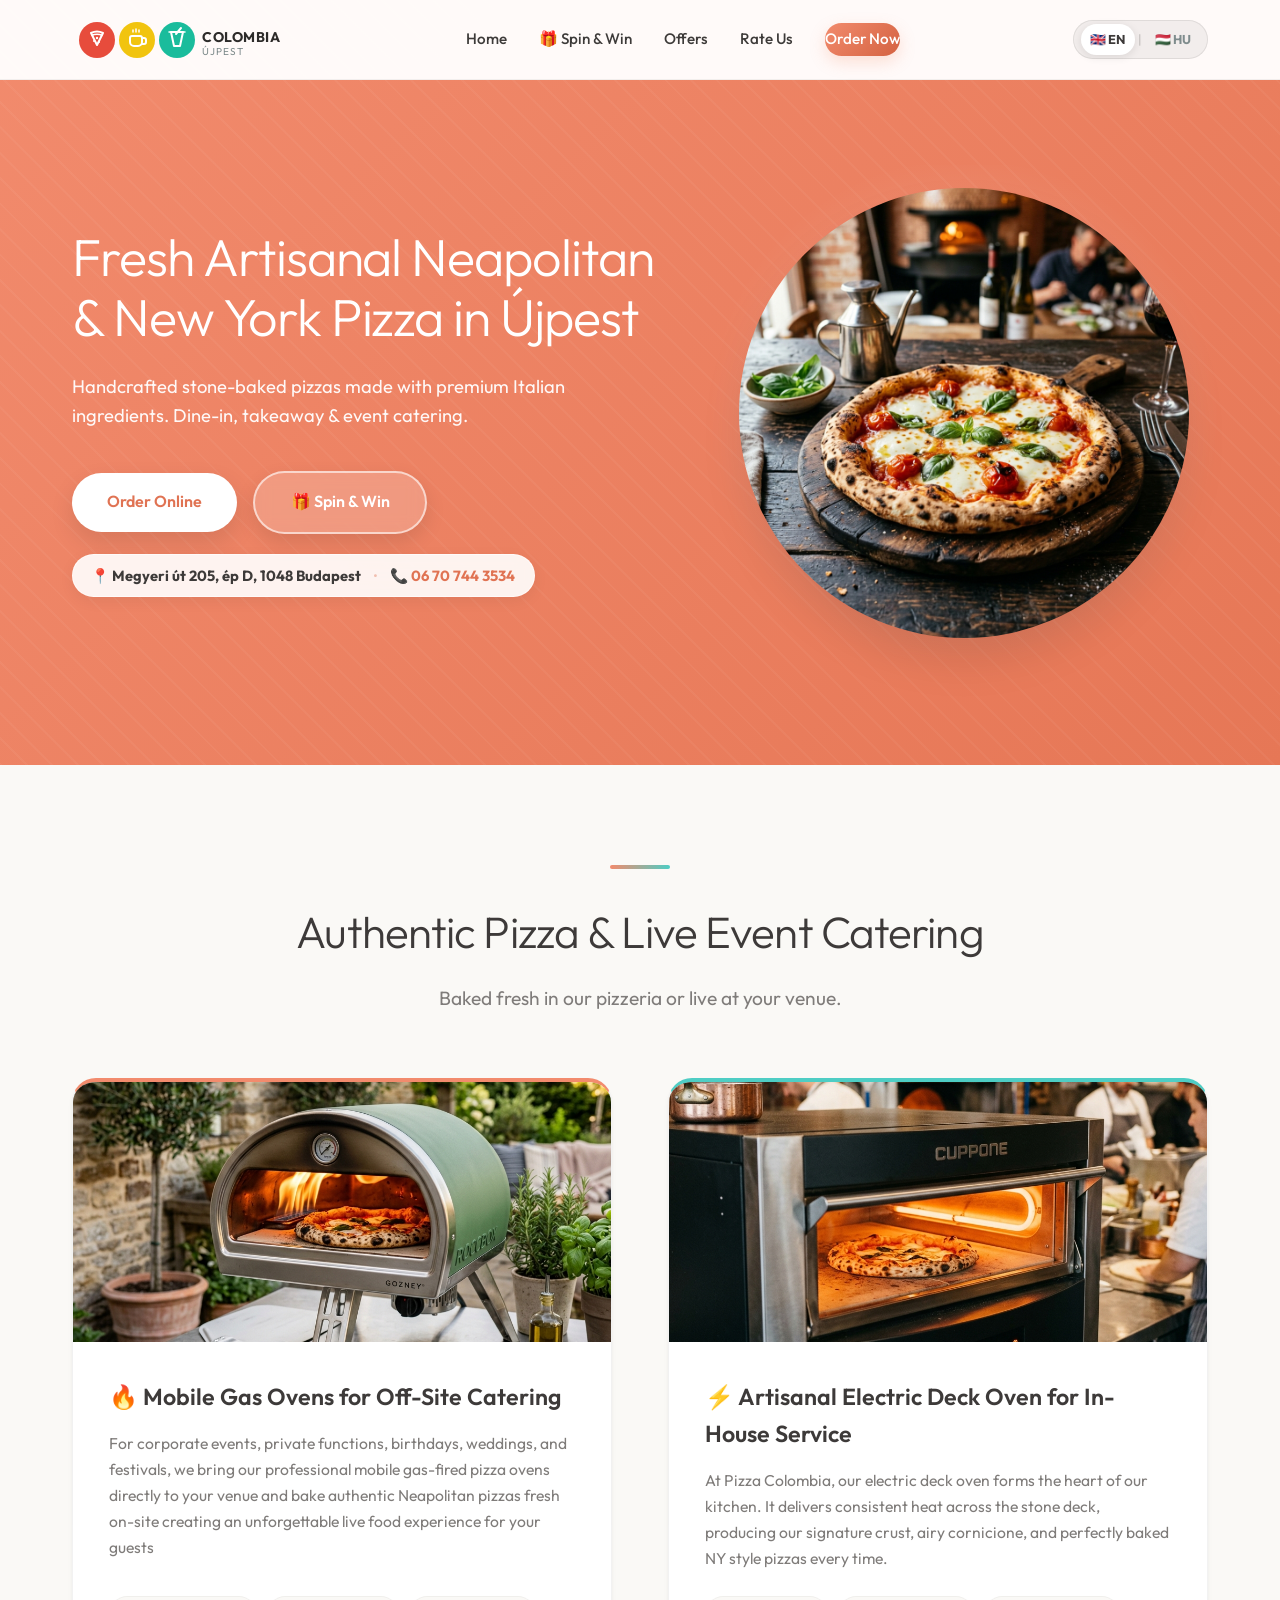
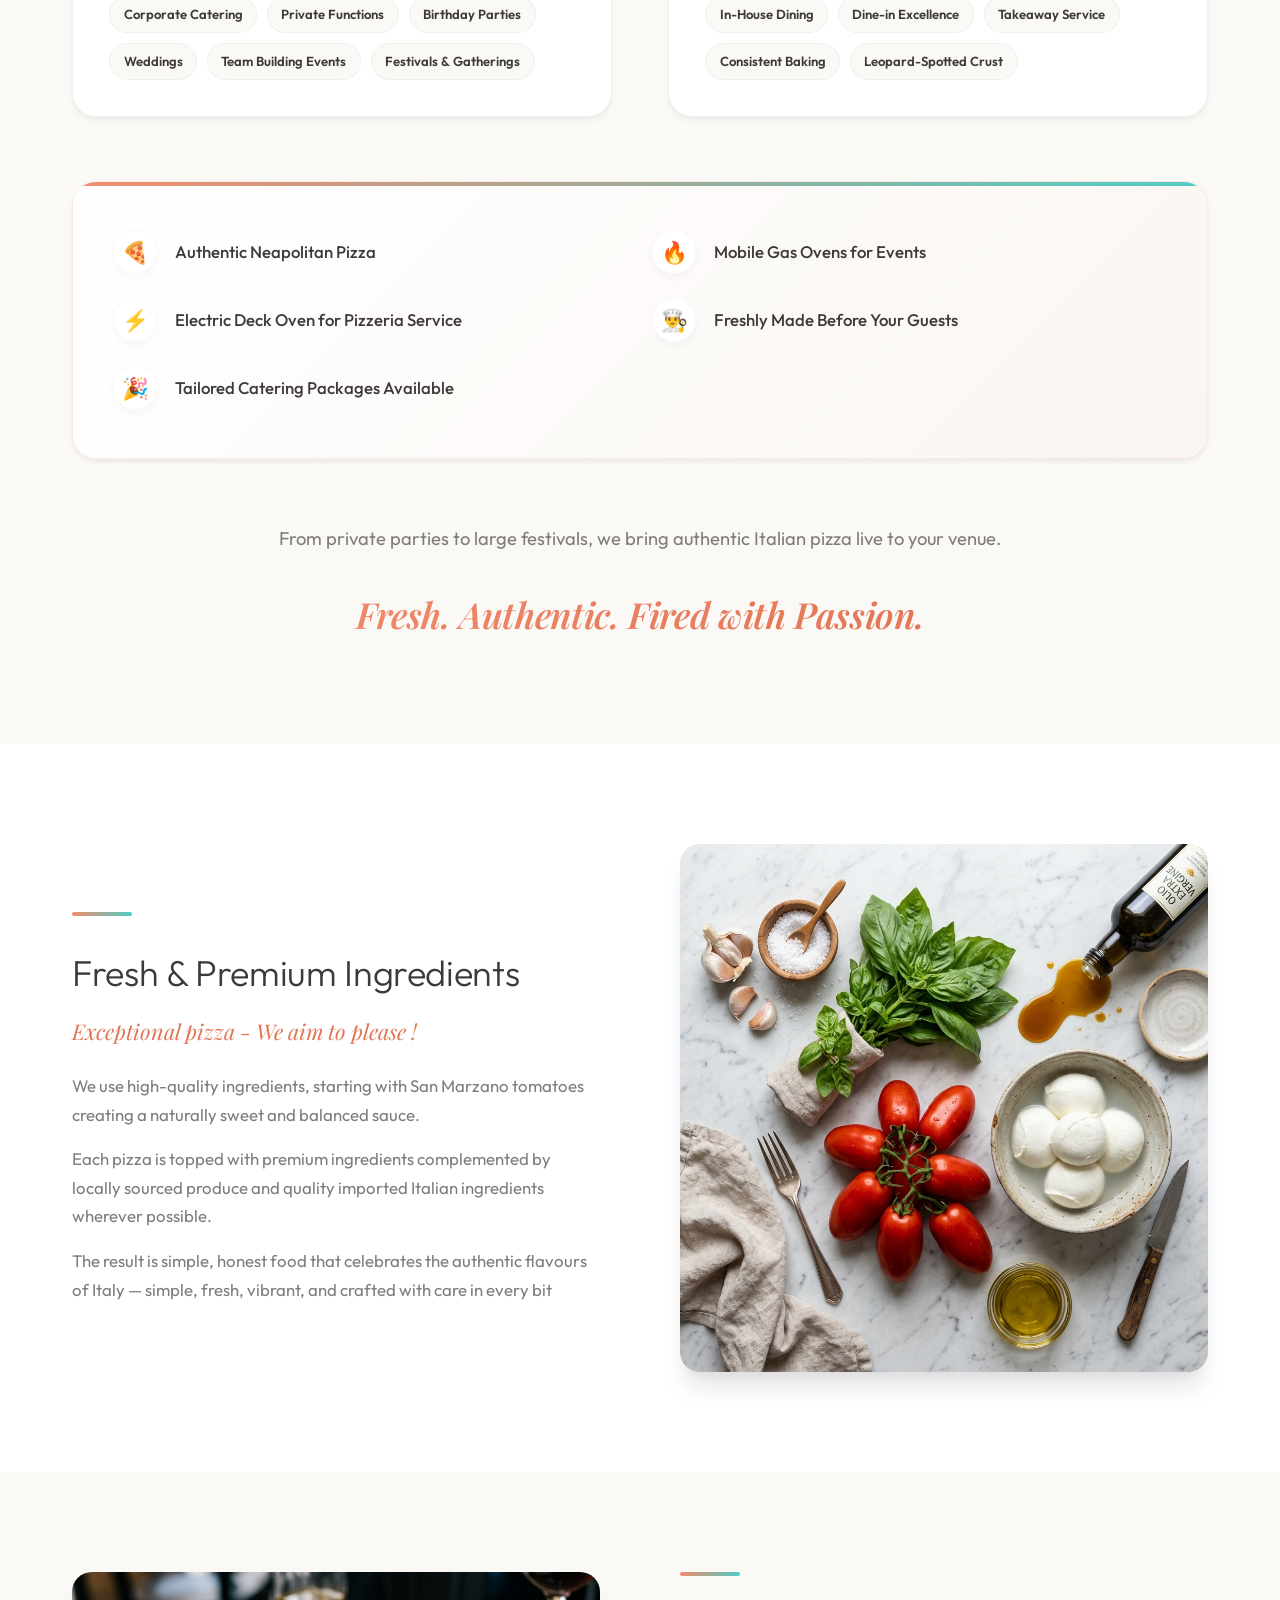
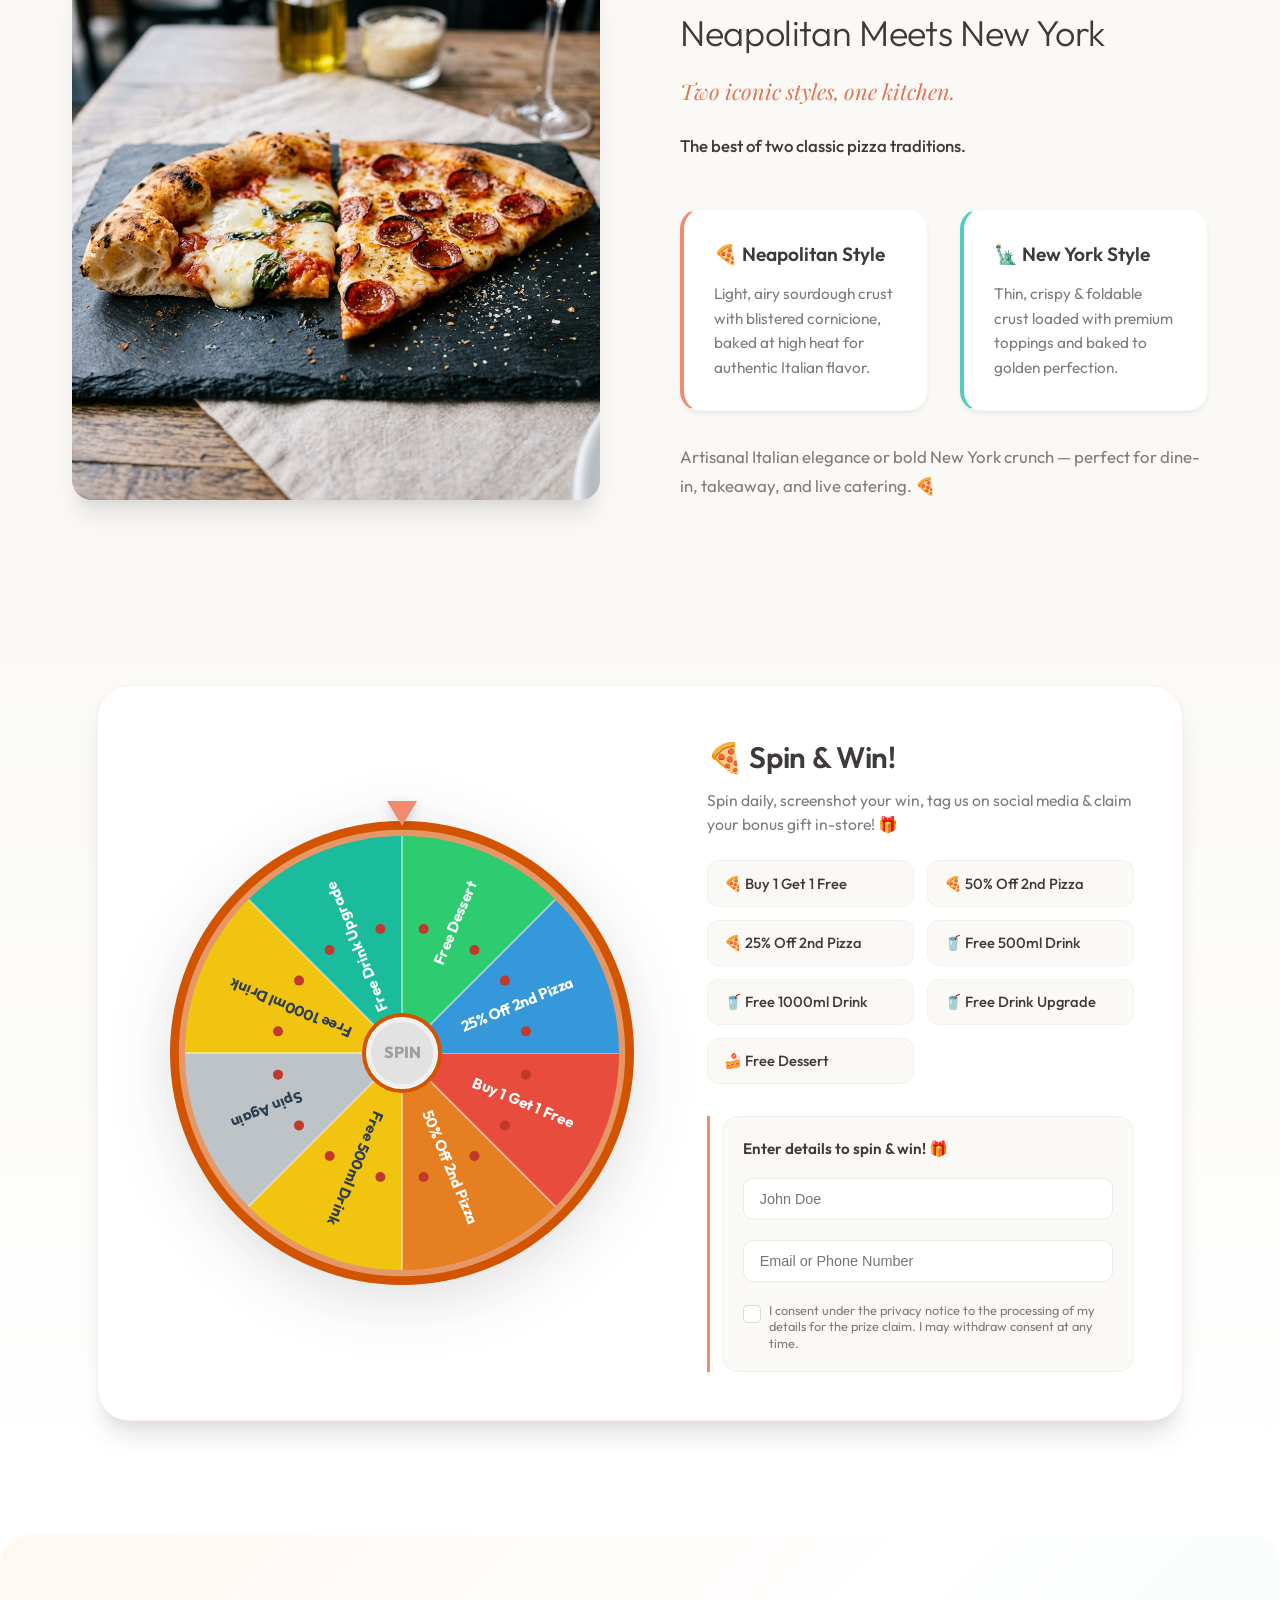
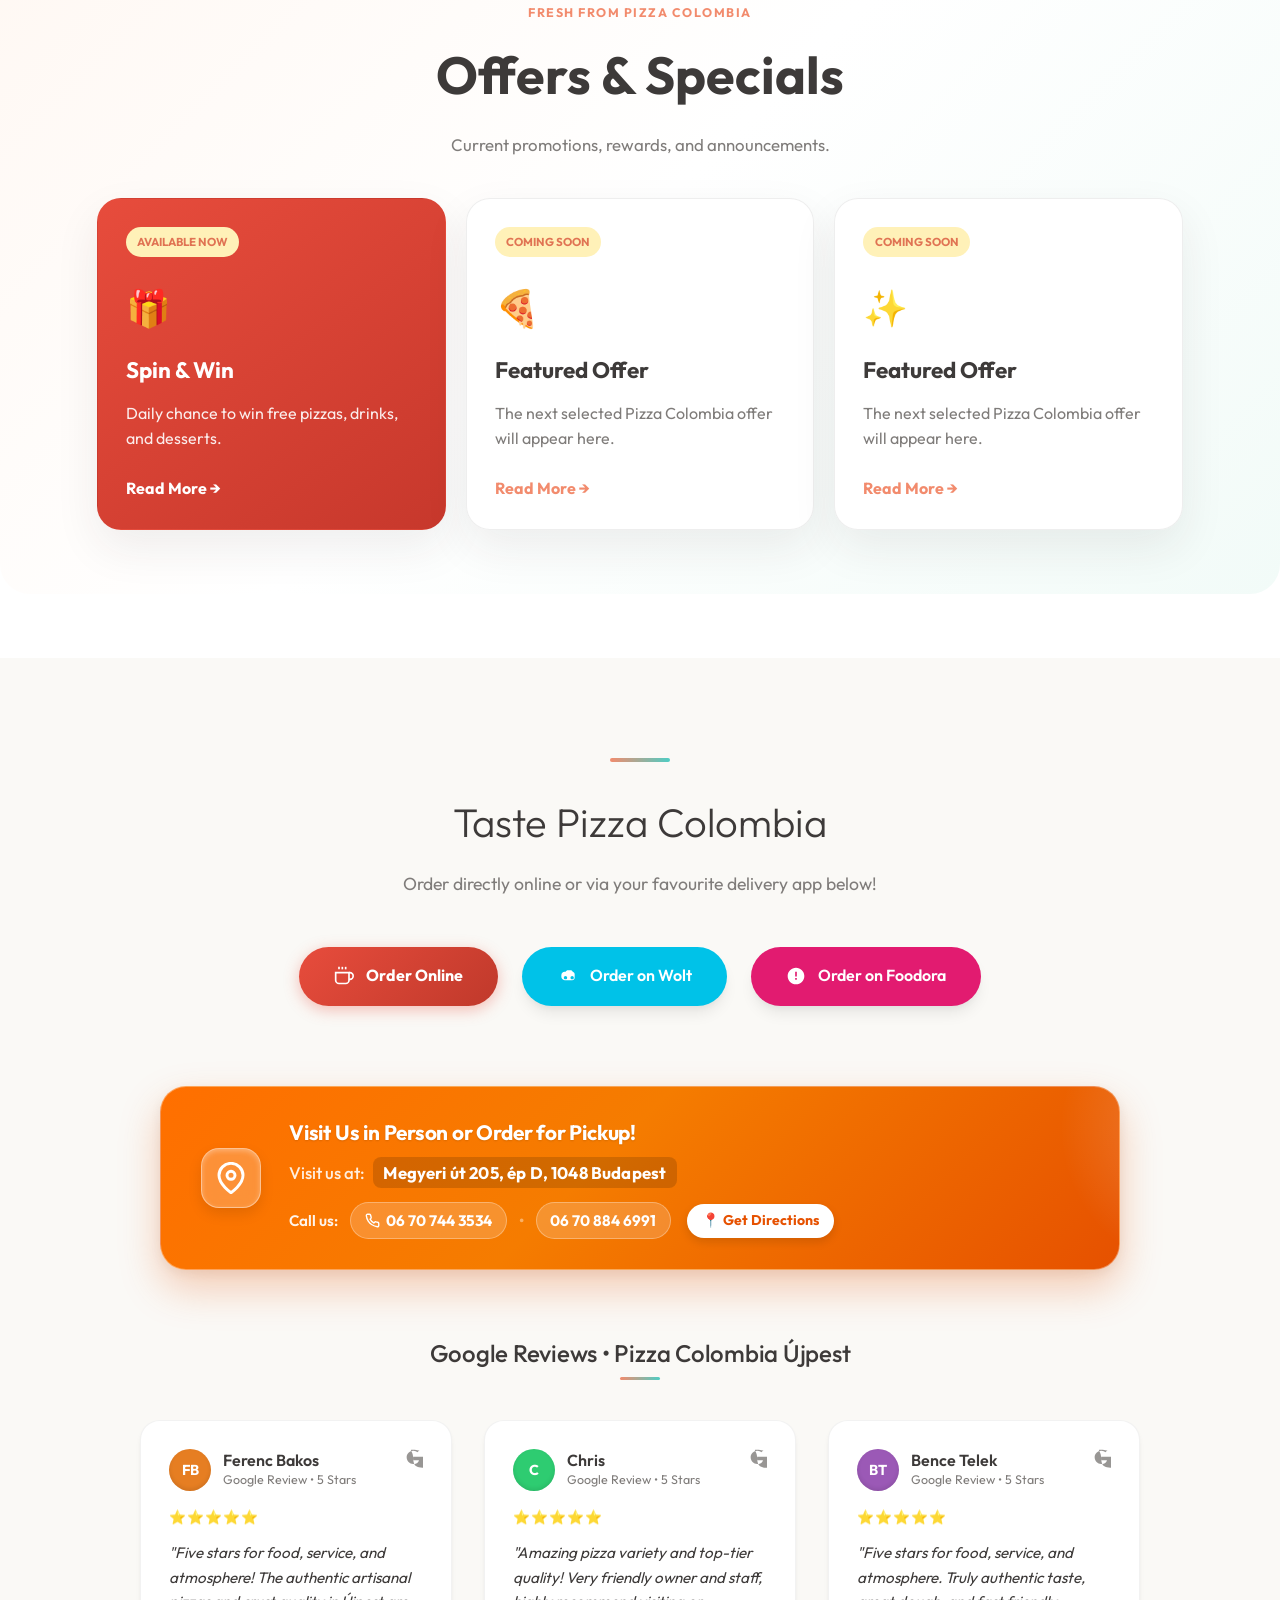
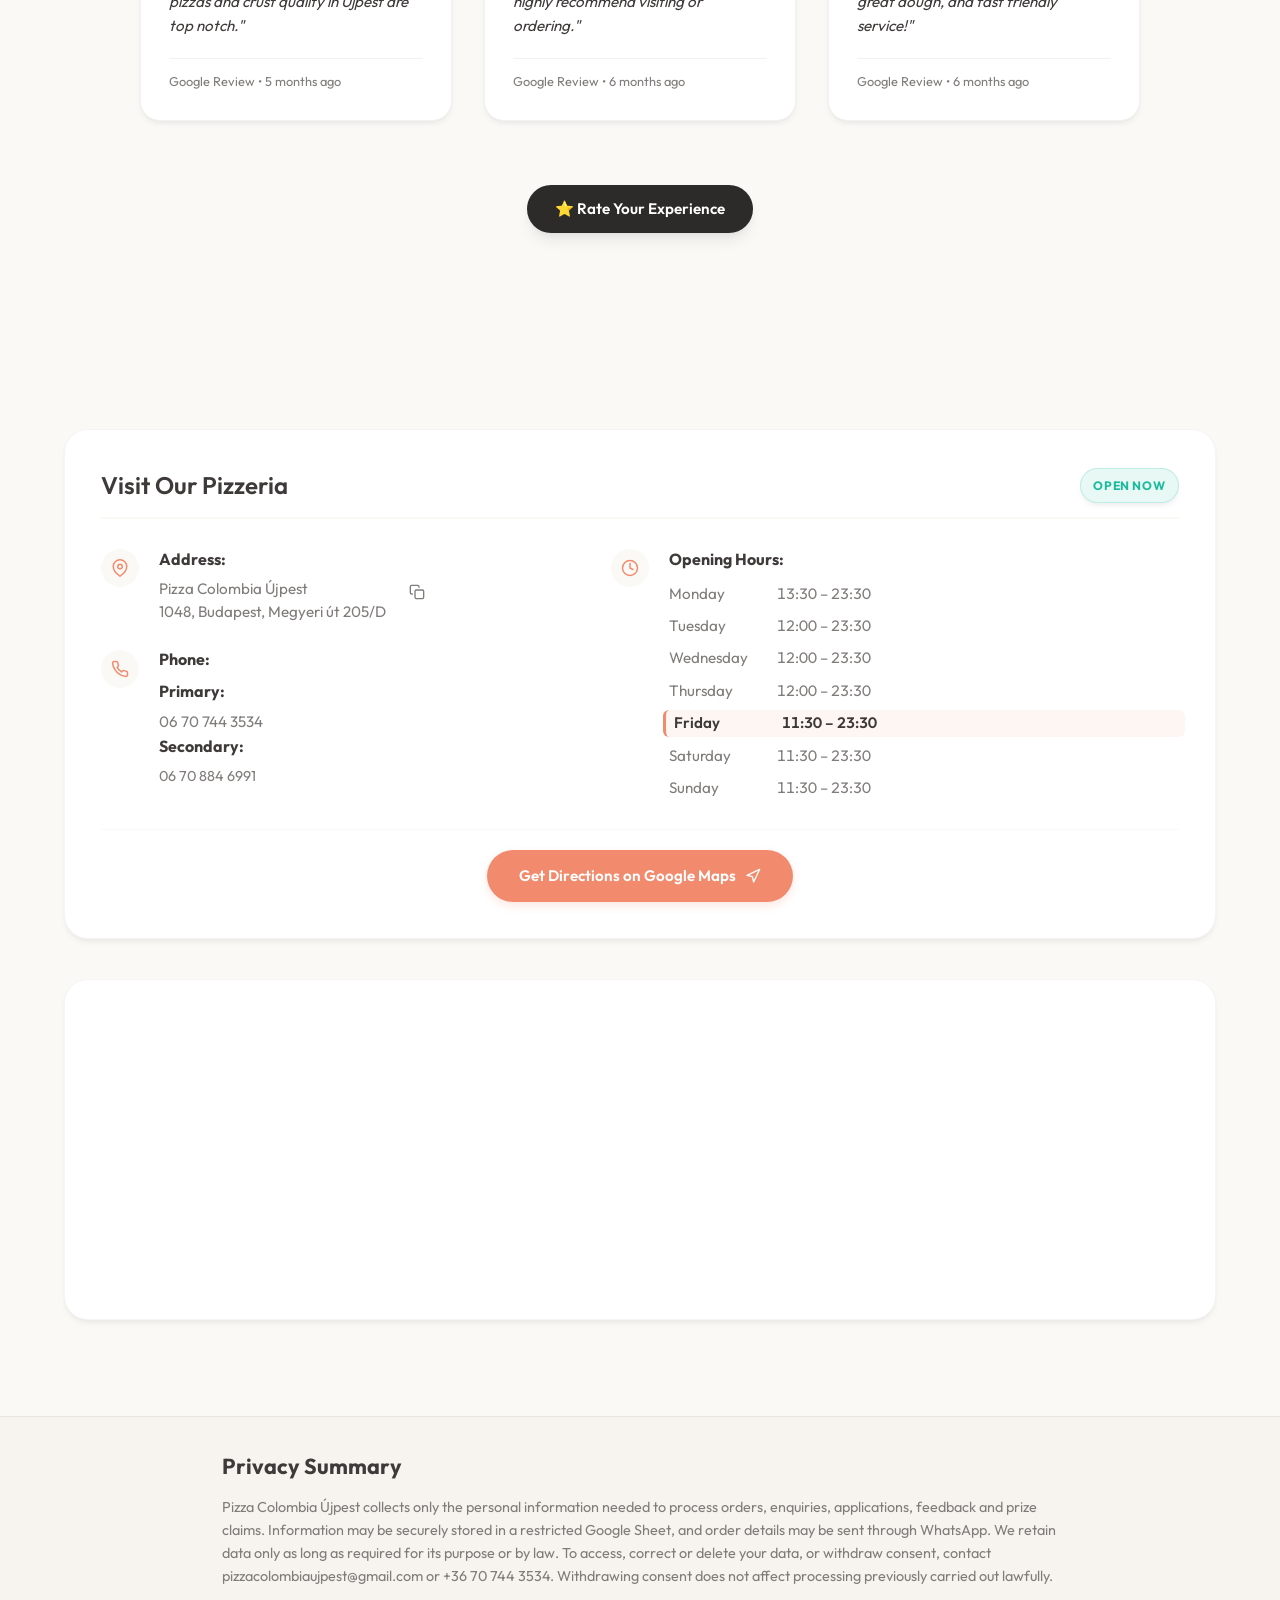
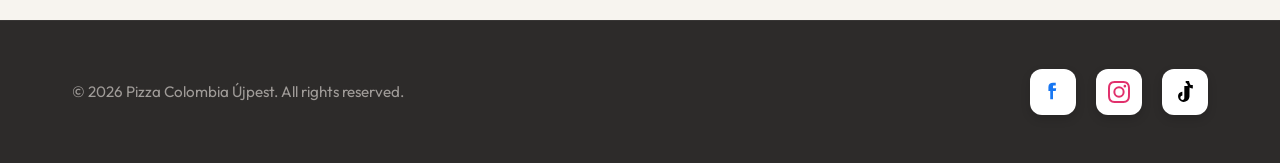
<file: index.html>
<!DOCTYPE html>
<html lang="en">
<head>
  <meta charset="UTF-8">
  <meta name="viewport" content="width=device-width, initial-scale=1.0">
  <title>Pizza Colombia Újpest | Fresh Artisanal Neapolitan & New York Pizza</title>
  <meta name="description" content="Experience the best of both worlds in Újpest. Pizza Colombia offers authentic Neapolitan and crispy New York-style pizzas crafted with premium ingredients and baked in our high-heat electric deck ovens.">
  
  <!-- Favicon -->
  <link rel="icon" href="data:image/svg+xml,<svg xmlns=%22http://www.w3.org/2000/svg%22 viewBox=%220 0 100 100%22><text y=%22.9em%22 font-size=%2290%22>🍕</text></svg>">

  <!-- Google Fonts -->
  <link rel="preconnect" href="https://fonts.googleapis.com">
  <link rel="preconnect" href="https://fonts.gstatic.com" crossorigin>
  <link href="https://fonts.googleapis.com/css2?family=Outfit:wght@300;400;500;600;700&family=Playfair+Display:ital,wght@0,600;0,700;1,400&display=swap" rel="stylesheet">
  
  <!-- CSS Stylesheet -->
  <link rel="stylesheet" href="index.css?v=3.3.0">
</head>
<body>

  <!-- Navigation Bar -->
  <header class="navbar">
    <div class="nav-container">
      <a href="#hero" class="logo-group">
        <svg class="brand-logo" viewBox="0 0 220 50" fill="none" xmlns="http://www.w3.org/2000/svg">
          <!-- Pizza Circle (Red) -->
          <circle cx="25" cy="25" r="18" fill="#E74C3C" />
          <path d="M19 18 Q25 15 31 18 L25 30 Z" stroke="white" stroke-width="2" stroke-linejoin="round" fill="none" />
          <path d="M19.5 20.5 Q25 18 30.5 20.5" stroke="white" stroke-width="1.5" fill="none" />
          <circle cx="25" cy="23" r="1.2" fill="white" />
          <circle cx="22" cy="26" r="1" fill="white" />
          <circle cx="27" cy="27" r="1" fill="white" />
          
          <!-- Coffee Circle (Yellow) -->
          <circle cx="65" cy="25" r="18" fill="#F1C40F" />
          <path d="M60 21H68C69.1 21 70 21.9 70 23V27C70 29.2 68.2 31 66 31H62C59.8 31 58 29.2 58 27V23C58 21.9 58.9 21 60 21Z" stroke="white" stroke-width="2" stroke-linecap="round" />
          <path d="M70 23H72C73.1 23 74 23.9 74 25V27C74 28.1 73.1 29 72 29H70" stroke="white" stroke-width="2" stroke-linecap="round" />
          <path d="M61 17V15" stroke="white" stroke-width="1.5" stroke-linecap="round" />
          <path d="M64 17V14" stroke="white" stroke-width="1.5" stroke-linecap="round" />
          <path d="M67 17V15" stroke="white" stroke-width="1.5" stroke-linecap="round" />

          <!-- Drink Circle (Teal) -->
          <circle cx="105" cy="25" r="18" fill="#1ABC9C" />
          <path d="M99 17L102 31H108L111 17H99Z" stroke="white" stroke-width="2" stroke-linejoin="round" />
          <path d="M109 13L104 19" stroke="white" stroke-width="2" stroke-linecap="round" />
          <path d="M97 17H113" stroke="white" stroke-width="1.5" stroke-linecap="round" />

          <!-- Text -->
          <text x="130" y="27" font-family="'Outfit', sans-serif" font-size="14" font-weight="700" fill="#2D2B2A" letter-spacing="0.5">COLOMBIA</text>
          <text x="130" y="40" font-family="'Outfit', sans-serif" font-size="10" font-weight="400" fill="#7F8C8D" letter-spacing="1">ÚJPEST</text>
        </svg>
      </a>
      
      <nav class="nav-links">
        <a href="#hero" data-i18n="nav_home">Home</a>
        <a href="#spinner" data-i18n="nav_spin">🎁 Spin & Win</a>
        <a href="offers.html" data-i18n="nav_whats_new">Offers</a>
        <a href="#rate" data-i18n="nav_rate_experience">Rate Us</a>
        <a href="https://mychef.rest/menu/pizza-colombia?table_token=Ct4TDFk9HmufFlm5t47mSlgEO5Yg1RZn" target="_blank" rel="noopener noreferrer" class="btn-nav-order" data-i18n="nav_order">Order Now</a>
      </nav>

      <div class="navbar-right" style="display: flex; align-items: center; gap: 0.75rem;">
        <div class="lang-selector">
          <button type="button" class="btn-lang-select" data-lang="en">🇬🇧 EN</button>
          <span class="lang-separator">|</span>
          <button type="button" class="btn-lang-select" data-lang="hu">🇭🇺 HU</button>
        </div>
        <button class="mobile-nav-toggle" aria-label="Toggle navigation">
          <span></span>
          <span></span>
          <span></span>
        </button>
      </div>
    </div>
  </header>

  <!-- Mobile Overlay Menu -->
  <div class="mobile-menu">
    <a href="#hero" data-i18n="nav_home">Home</a>
    <a href="#spinner" data-i18n="nav_spin">🎁 Spin & Win</a>
    <a href="offers.html" data-i18n="nav_whats_new">Offers</a>
    <a href="#rate" data-i18n="nav_rate_experience">⭐ Rate Your Experience</a>
    <a href="https://mychef.rest/menu/pizza-colombia?table_token=Ct4TDFk9HmufFlm5t47mSlgEO5Yg1RZn" target="_blank" rel="noopener noreferrer" class="btn-mobile-order" data-i18n="nav_order_mobile">Order Online</a>
    <div class="lang-selector" style="margin-top: 1.5rem; display: inline-flex; justify-content: center; gap: 0.5rem; align-items: center; width: auto; margin-left: auto; margin-right: auto; box-sizing: border-box;">
      <button type="button" class="btn-lang-select" data-lang="en">🇬🇧 EN</button>
      <span class="lang-separator">|</span>
      <button type="button" class="btn-lang-select" data-lang="hu">🇭🇺 HU</button>
    </div>
  </div>

  <!-- Hero Section -->
  <section id="hero" class="hero-section">
    <div class="hero-background-stripes"></div>
    <div class="container hero-container">
      <div class="hero-content">
        <h1 class="hero-title" data-i18n="hero_title">
          Fresh Artisanal Neapolitan & New York Pizza in Újpest
        </h1>
        <p class="hero-subtitle" data-i18n="hero_subtitle">
          Handcrafted stone-baked pizzas made with premium Italian ingredients. Dine-in, takeaway & event catering.
        </p>
        <div class="hero-actions">
          <a href="https://mychef.rest/menu/pizza-colombia?table_token=Ct4TDFk9HmufFlm5t47mSlgEO5Yg1RZn" target="_blank" rel="noopener noreferrer" class="btn btn-primary btn-magnetic" data-i18n="hero_btn">
            <span>Order Online</span>
            <svg class="arrow-down-icon" viewBox="0 0 24 24" fill="none" stroke="currentColor" stroke-width="2" stroke-linecap="round" stroke-linejoin="round">
              <line x1="7" y1="17" x2="17" y2="7"></line>
              <polyline points="7 7 17 7 17 17"></polyline>
            </svg>
          </a>
          <a href="#spinner" class="btn btn-hero-spin btn-magnetic" data-i18n="hero_spin_btn">
            <span>🎁 Spin & Win</span>
          </a>
        </div>
        <div class="hero-location-strip">
          <span class="strip-item">📍 <strong data-i18n="hero_address_text">Megyeri út 205, ép D, 1048 Budapest</strong></span>
          <span class="strip-divider">•</span>
          <a href="tel:+36707443534" class="strip-phone-link">📞 <strong>06 70 744 3534</strong></a>
        </div>
      </div>
      <div class="hero-image-wrapper">
        <div class="hero-image-glow"></div>
        <img src="assets/hero_pizza.png" alt="Freshly baked premium Pizza Colombia pizza" class="hero-pizza-img">
      </div>
    </div>
  </section>

  <!-- Showcase Section 1 (Oven) -->
  <section id="showcase-1" class="showcase-section bg-light scroll-reveal">
    <div class="container">
      <div class="showcase-header">
        <div class="accent-line-gradient center"></div>
        <h2 data-i18n="showcase1_title">Authentic Pizza & Live Event Catering</h2>
        <p class="showcase-subtitle" data-i18n="showcase1_subtitle">Baked fresh in our pizzeria or live at your venue.</p>
      </div>

      <div class="experience-grid">
        <!-- Card 1: Mobile Gas Ovens -->
        <div class="experience-card card-catering">
          <div class="experience-card-img-box">
            <img src="assets/gozney_roccboxx.png" alt="Professional Gozney Roccboxx mobile gas-fired pizza oven" class="experience-card-img">
          </div>
          <div class="experience-card-content">
            <h3 class="experience-card-title" data-i18n="card1_title">🔥 Mobile Gas Ovens for Off-Site Catering</h3>
            <p class="experience-card-text" data-i18n="card1_text">
              For corporate events, private functions, birthdays, weddings, and festivals, we bring our professional mobile gas-fired pizza ovens directly to your venue and bake authentic Neapolitan pizzas fresh on-site creating an unforgettable live food experience for your guests
            </p>
            <div class="badge-container">
              <span class="catering-badge">Corporate Catering</span>
              <span class="catering-badge">Private Functions</span>
              <span class="catering-badge">Birthday Parties</span>
              <span class="catering-badge">Weddings</span>
              <span class="catering-badge">Team Building Events</span>
              <span class="catering-badge">Festivals & Gatherings</span>
            </div>
          </div>
        </div>

        <!-- Card 2: Electric Deck Oven -->
        <div class="experience-card card-pizzeria">
          <div class="experience-card-img-box">
            <img src="assets/pizza_oven.png" alt="Sleek professional electric deck pizza oven inside Pizza Colombia" class="experience-card-img">
          </div>
          <div class="experience-card-content">
            <h3 class="experience-card-title" data-i18n="card2_title">⚡ Artisanal Electric Deck Oven for In-House Service</h3>
            <p class="experience-card-text" data-i18n="card2_text">
              At Pizza Colombia, our electric deck oven forms the heart of our kitchen. It delivers consistent heat across the stone deck, producing our signature crust, airy cornicione, and perfectly baked NY style pizzas every time.
            </p>
            <div class="badge-container">
              <span class="catering-badge" data-i18n="badge_dining">In-House Dining</span>
              <span class="catering-badge" data-i18n="badge_excellence">Dine-in Excellence</span>
              <span class="catering-badge" data-i18n="badge_takeaway">Takeaway Service</span>
              <span class="catering-badge" data-i18n="badge_consistent">Consistent Baking</span>
              <span class="catering-badge" data-i18n="badge_crust">Leopard-Spotted Crust</span>
            </div>
          </div>
        </div>
      </div>

      <!-- Highlights List Box -->
      <div class="experience-features-box">
        <ul class="features-emoji-list">
          <li class="feature-emoji-item">
            <div class="emoji-circle">🍕</div>
            <div class="feature-text" data-i18n="feature1">Authentic Neapolitan Pizza</div>
          </li>
          <li class="feature-emoji-item">
            <div class="emoji-circle">🔥</div>
            <div class="feature-text" data-i18n="feature2">Mobile Gas Ovens for Events</div>
          </li>
          <li class="feature-emoji-item">
            <div class="emoji-circle">⚡</div>
            <div class="feature-text" data-i18n="feature3">Electric Deck Oven for Pizzeria Service</div>
          </li>
          <li class="feature-emoji-item">
            <div class="emoji-circle">👨‍🍳</div>
            <div class="feature-text" data-i18n="feature4">Freshly Made Before Your Guests</div>
          </li>
          <li class="feature-emoji-item">
            <div class="emoji-circle">🎉</div>
            <div class="feature-text" data-i18n="feature5">Tailored Catering Packages Available</div>
          </li>
        </ul>
      </div>

      <!-- Outro Section -->
      <div class="catering-outro">
        <p class="catering-outro-text" data-i18n="catering_outro">
          From private parties to large festivals, we bring authentic Italian pizza live to your venue.
        </p>
        <div class="tagline-fired" data-i18n="tagline">Fresh. Authentic. Fired with Passion.</div>
      </div>
    </div>
  </section>

  <!-- Showcase Section 2 (Ingredients) -->
  <section id="showcase-2" class="showcase-section scroll-reveal">
    <div class="container showcase-container reverse">
      <div class="showcase-content-box">
        <div class="accent-line-gradient"></div>
        <h2 class="showcase-title" data-i18n="showcase2_title">Fresh & Premium Ingredients</h2>
        <p class="showcase-subheading" data-i18n="showcase2_subheading">Exceptional pizza - We aim to please !</p>
        <p class="showcase-text" style="margin-bottom: 1rem;" data-i18n="showcase2_text1">
          We use high-quality ingredients, starting with San Marzano tomatoes creating a naturally sweet and balanced sauce.
        </p>
        <p class="showcase-text" style="margin-bottom: 1rem;" data-i18n="showcase2_text2">
          Each pizza is topped with premium ingredients complemented by locally sourced produce and quality imported Italian ingredients wherever possible.
        </p>
        <p class="showcase-text" data-i18n="showcase2_text3">
          The result is simple, honest food that celebrates the authentic flavours of Italy — simple, fresh, vibrant, and crafted with care in every bit
        </p>
      </div>
      <div class="showcase-image-box">
        <img src="assets/pizza_ingredients.png" alt="Fresh pizza ingredients including tomatoes, basil and mozzarella" class="showcase-img">
      </div>
    </div>
  </section>

  <!-- Showcase Section 3 (Styles) -->
  <section id="showcase-3" class="showcase-section bg-light scroll-reveal">
    <div class="container showcase-container">
      <div class="showcase-image-box">
        <img src="assets/pizza_styles.png" alt="Neapolitan and New York style pizza slices side-by-side" class="showcase-img">
      </div>
      <div class="showcase-content-box">
        <div class="accent-line-gradient"></div>
        <h2 class="showcase-title" data-i18n="showcase3_title">Neapolitan Meets New York</h2>
        <p class="showcase-subheading" data-i18n="showcase3_subheading">Two iconic styles, one kitchen.</p>
        <p class="showcase-text" style="font-weight: 500; margin-bottom: 1rem; color: var(--text-main);" data-i18n="showcase3_text1">
          The best of two classic pizza traditions.
        </p>

        <div class="pizza-comparison-grid">
          <div class="comparison-column col-neapolitan">
            <h4 data-i18n="comparison_neapolitan_title">🍕 Neapolitan Style</h4>
            <p data-i18n="comparison_neapolitan_desc">Light, airy sourdough crust with blistered cornicione, baked at high heat for authentic Italian flavor.</p>
          </div>
          <div class="comparison-column col-newyork">
            <h4 data-i18n="comparison_newyork_title">🗽 New York Style</h4>
            <p data-i18n="comparison_newyork_desc">Thin, crispy & foldable crust loaded with premium toppings and baked to golden perfection.</p>
          </div>
        </div>

        <p class="showcase-text" data-i18n="showcase3_text2">
          Artisanal Italian elegance or bold New York crunch — perfect for dine-in, takeaway, and live catering. 🍕
        </p>
      </div>
    </div>
  </section>

  <!-- Spin the Pizza Wheel Section (Interactive Game) -->
  <section id="spinner" class="pizza-wheel-section scroll-reveal">
    <div class="container pizza-wheel-shell">
      <div class="pizza-wheel-container">
        <div class="wheel-column wheel-visual-col">
          <div class="wheel-wrapper">
            <div class="wheel-pointer"></div>
            <canvas id="pizza-wheel" width="480" height="480"></canvas>
            <button id="btn-spin-wheel" class="wheel-center-btn disabled" data-i18n="wheel_spin_btn">SPIN</button>
          </div>
        </div>
        
        <div class="wheel-column wheel-info-col">
          <div class="wheel-info-card">
            <div class="wheel-card-header">
              <h3 data-i18n="wheel_title">🍕 Spin & Win!</h3>
              <p data-i18n="wheel_desc"><strong>Available for Eat-In or Pickup!</strong> Spin daily, screenshot your win, tag us on social media & claim your bonus gift in-store! 🎁</p>
            </div>
            
            <div id="wheel-status-area" class="wheel-status-area">
              <div class="wheel-prizes-list">
                <div class="prize-row"><span data-i18n="prize_bogo">🍕 Buy 1 Get 1 Free</span></div>
                <div class="prize-row"><span data-i18n="prize_50_second">🍕 50% Off 2nd Pizza</span></div>
                <div class="prize-row"><span data-i18n="prize_25_second">🍕 25% Off 2nd Pizza</span></div>
                <div class="prize-row"><span data-i18n="prize_drink_500">🥤 Free 500ml Drink</span></div>
                <div class="prize-row"><span data-i18n="prize_drink_1000">🥤 Free 1000ml Drink</span></div>
                <div class="prize-row"><span data-i18n="prize_drink_upgrade">🥤 Free Drink Upgrade</span></div>
                <div class="prize-row"><span data-i18n="prize_dessert">🍰 Free Dessert</span></div>
              </div>
              
              <div class="wheel-action-hint">
                <!-- Lead Capture Form -->
                <div id="wheel-lead-form" class="wheel-lead-form">
                  <p class="form-title-lead" data-i18n="wheel_form_title">Enter details to spin & win! 🎁</p>
                  <div class="input-group-lead">
                    <input type="text" id="wheel-lead-name" placeholder="Full Name" data-i18n-placeholder="placeholder_name" required>
                  </div>
                  <div class="input-group-lead" style="margin-top: 0.5rem;">
                    <input type="text" id="wheel-lead-contact" placeholder="Email or Phone Number" data-i18n-placeholder="placeholder_contact_lead" required>
                  </div>
                  <div class="input-group-lead" style="margin-top: 0.5rem; display: flex; align-items: flex-start; gap: 0.5rem; text-align: left;">
                    <input type="checkbox" id="wheel-lead-privacy" style="margin-top: 0.2rem; cursor: pointer;" required>
                    <label for="wheel-lead-privacy" style="font-size: 0.8rem; line-height: 1.3; color: var(--text-muted); cursor: pointer;" data-i18n="wheel_privacy_label">I consent under the <a href="#privacy">privacy notice</a> to the processing of my details for the prize claim. I may withdraw consent at any time.</label>
                  </div>
                  <p id="wheel-form-error" class="form-error-lead hidden"></p>
                </div>
                <p id="wheel-spin-hint" class="wheel-spin-hint hidden" data-i18n="wheel_hint">Click <strong>SPIN</strong> to test your luck!</p>
              </div>
            </div>

            <!-- Spin Result Card (hidden initially) -->
            <div id="wheel-result-card" class="wheel-result-card hidden">
              <div class="result-celebration" data-i18n="result_celebration_win">🎉 WINNER! 🎉</div>
              <h4 id="wheel-prize-title">BUY A PIZZA and Get a Free Drink!</h4>
              <p id="wheel-prize-desc">Screenshot your win, tag our official social accounts, and show it to our staff to claim your reward!</p>
              
              <div class="result-social-handles">
                <a href="https://www.facebook.com/share/1AqeZmP2rR/?mibextid=wwXIfr" target="_blank" rel="noopener noreferrer" class="handle-item facebook-tag" title="Visit Facebook Page">
                  <svg class="handle-svg-icon" viewBox="0 0 24 24" fill="currentColor">
                    <path d="M24 12.073c0-6.627-5.373-12-12-12s-12 5.373-12 12c0 5.99 4.388 10.954 10.125 11.854v-8.385H7.078v-3.47h3.047V9.43c0-3.007 1.792-4.669 4.533-4.669 1.312 0 2.686.235 2.686.235v2.953H15.83c-1.491 0-1.956.925-1.956 1.874v2.25h3.328l-.532 3.47h-2.796v8.385C19.612 23.027 24 18.062 24 12.073z"/>
                  </svg>
                  <span><strong>Pizza Colombia Újpest</strong></span>
                </a>
                <a href="https://www.instagram.com/pizzacolombiaujpest" target="_blank" rel="noopener noreferrer" class="handle-item instagram-tag" title="Visit Instagram Profile">
                  <svg class="handle-svg-icon" viewBox="0 0 24 24" fill="currentColor">
                    <path d="M12 2.163c3.204 0 3.584.012 4.85.07 3.252.148 4.771 1.691 4.919 4.919.058 1.265.069 1.645.069 4.849 0 3.205-.012 3.584-.069 4.849-.149 3.225-1.664 4.771-4.919 4.919-1.266.058-1.644.07-4.85.07-3.204 0-3.584-.012-4.849-.07-3.26-.149-4.771-1.699-4.919-4.92-.058-1.265-.07-1.644-.07-4.849 0-3.204.013-3.583.07-4.849.149-3.227 1.664-4.771 4.919-4.919 1.266-.057 1.645-.069 4.849-.069zm0-2.163c-3.259 0-3.667.014-4.947.072-4.358.2-6.78 2.618-6.98 6.98-.059 1.281-.073 1.689-.073 4.948 0 3.259.014 3.668.072 4.948.2 4.358 2.618 6.78 6.98 6.98 1.28.058 1.689.072 4.948.072 3.259 0 3.668-.014 4.948-.072 4.354-.2 6.782-2.618 6.979-6.98.059-1.28.073-1.689.073-4.948 0-3.259-.014-3.667-.072-4.947-.196-4.354-2.617-6.78-6.979-6.98C15.668.014 15.259 0 12 0zm0 5.838a6.162 6.162 0 1 0 0 12.324 6.162 6.162 0 0 0 0-12.324zM12 16a4 4 0 1 1 0-8 4 4 0 0 1 0 8zm6.406-11.845a1.44 1.44 0 1 0 0 2.881 1.44 1.44 0 0 0 0-2.881z"/>
                  </svg>
                  <span><strong>@pizzacolombiaujpest</strong></span>
                </a>
                <a href="https://www.tiktok.com/@pizzacolombiaujpest" target="_blank" rel="noopener noreferrer" class="handle-item tiktok-tag" id="result-tiktok-link" title="Visit TikTok Profile">
                  <svg class="handle-svg-icon" viewBox="0 0 24 24" fill="currentColor">
                    <path d="M12.53.02C13.84 0 15.14.01 16.45 0c.08 1.56.63 3.06 1.61 4.28.82.02 1.64.01 2.46.01v3.94c-1.25-.01-2.48-.45-3.52-1.16-.12 3.22-.07 6.44-.09 9.66-.08 1.96-.97 3.85-2.6 4.93-1.9 1.35-4.55 1.52-6.6.43-2.16-1.08-3.51-3.49-3.26-5.93.19-2.3 2.02-4.18 4.31-4.33.13-.01.26-.01.39-.01v4.05c-.89.06-1.75.65-2.03 1.51-.41 1.04-.02 2.3.9 2.89.98.66 2.43.34 2.98-.74.23-.42.27-.93.27-1.4 0-4.26.01-8.53 0-12.79 1.26-.02 2.52.01 3.78-.01-.01-.74-.24-1.45-.65-2.05-.43-.6-.99-1.06-1.66-1.35.02-.75-.01-1.5.01-2.25z"/>
                  </svg>
                  <span><strong>@pizzacolombiaujpest</strong></span>
                </a>
              </div>

              <div class="promo-code-container" style="justify-content: center; gap: 0.5rem; margin-top: 1.25rem;">
                <span class="camera-emoji">📸</span>
                <span id="wheel-promo-code" class="promo-code-text">SCREENSHOT WIN</span>
                <button type="button" id="btn-copy-promo" class="btn-copy-amount" style="font-size: 0.8rem; padding: 0.2rem 0.5rem; border-radius: 4px; border: 1px solid rgba(0,0,0,0.15); background: white; cursor: pointer; color: var(--text-dark);" title="Copy Promo Code">
                  <span>📋 Copy Code</span>
                </button>
              </div>
              <p class="result-terms" data-i18n="wheel_terms">Valid for dine-in or pickup. Limit 1 spin and 1 voucher redemption per person per day.</p>
            </div>
          </div>
        </div>
      </div>
    </div>
  </section>

  <!-- Featured Offers Section -->
  <section class="whats-new-section whats-new-inline scroll-reveal" aria-labelledby="featured-updates-title">
    <div class="container whats-new-shell">
      <div class="whats-new-heading">
        <span class="whats-new-eyebrow" data-i18n="whats_new_eyebrow">Fresh from Pizza Colombia</span>
        <h2 id="featured-updates-title" data-i18n="whats_new_title">Offers & Specials</h2>
        <p data-i18n="whats_new_intro">Current promotions, rewards, and announcements.</p>
      </div>

      <div class="whats-new-grid">
        <article class="whats-new-card whats-new-featured">
          <span class="whats-new-badge" data-i18n="whats_new_live">Available now</span>
          <div class="whats-new-icon">🎁</div>
          <h3 data-i18n="whats_new_spin_title">Spin & Win</h3>
          <p data-i18n="whats_new_spin_text">Daily chance to win free pizzas, drinks, and desserts.</p>
          <a href="offers.html#spin-and-win" class="whats-new-link" data-i18n="whats_new_spin_cta">Read More →</a>
        </article>

        <div id="featured-offers-preview" class="offer-preview-slots"></div>
      </div>
    </div>
  </section>

  <!-- Order & Info Section -->
  <section id="order" class="order-section scroll-reveal">
    <div class="container order-container">
      <div class="accent-line-gradient center"></div>
      <h2 class="order-title" data-i18n="order_title">Taste Pizza Colombia</h2>
      <p class="order-subtitle" data-i18n="order_subtitle">
        Order directly online or via your favourite delivery app below!
      </p>

      <div id="order-actions" class="order-actions">
        <!-- Direct Online Ordering (MyChef) -->
        <a href="https://mychef.rest/menu/pizza-colombia?table_token=Ct4TDFk9HmufFlm5t47mSlgEO5Yg1RZn" target="_blank" rel="noopener noreferrer" class="btn btn-order mychef-btn btn-magnetic">
          <svg class="order-brand-icon" viewBox="0 0 24 24" fill="none" stroke="currentColor" stroke-width="2">
            <path d="M18 8h1a4 4 0 0 1 0 8h-1"></path>
            <path d="M2 8h16v9a4 4 0 0 1-4 4H6a4 4 0 0 1-4-4V8z"></path>
            <line x1="6" y1="1" x2="6" y2="4"></line>
            <line x1="10" y1="1" x2="10" y2="4"></line>
            <line x1="14" y1="1" x2="14" y2="4"></line>
          </svg>
          <span data-i18n="order_mychef">Order Online</span>
        </a>

        <!-- Wolt Order Button -->
        <a href="https://wolt.com/hu/hun/budapest/restaurant/pizza-colombia-ujpest" target="_blank" rel="noopener noreferrer" class="btn btn-order wolt-btn btn-magnetic">
          <svg class="order-brand-icon" viewBox="0 0 24 24" fill="currentColor">
            <path d="M19 7h-1.2c-.4-1.2-1.5-2-2.8-2h-3c-1.3 0-2.4.8-2.8 2H8c-2.2 0-4 1.8-4 4v2c0 2.2 1.8 4 4 4h9c1.7 0 3-1.3 3-3v-4c0-1.7-1.3-3-3-3zm-10 9c-1.1 0-2-.9-2-2s.9-2 2-2 2 .9 2 2-.9 2-2 2zm8 0c-1.1 0-2-.9-2-2s.9-2 2-2 2 .9 2 2-.9 2-2 2z"/>
          </svg>
          <span data-i18n="order_wolt">Order on Wolt</span>
        </a>

        <!-- Foodora Order Button -->
        <a href="https://www.foodora.hu/en/restaurant/w2nr/pizza-colombia-ujpest" target="_blank" rel="noopener noreferrer" class="btn btn-order foodora-btn btn-magnetic">
          <svg class="order-brand-icon" viewBox="0 0 24 24" fill="currentColor">
            <path d="M12 2C6.5 2 2 6.5 2 12s4.5 10 10 10 10-4.5 10-10S17.5 2 12 2zm1 14.5h-2v-2h2v2zm0-4h-2V7h2v5.5z"/>
          </svg>
          <span data-i18n="order_foodora">Order on Foodora</span>
        </a>
      </div>

      <!-- Physical Address & Phone Number Orange Banner placed below Order Online -->
      <div class="orange-address-banner">
        <div class="orange-banner-inner">
          <div class="orange-banner-icon-col">
            <div class="orange-banner-icon">
              <svg viewBox="0 0 24 24" fill="none" stroke="currentColor" stroke-width="2.2" stroke-linecap="round" stroke-linejoin="round">
                <path d="M21 10c0 7-9 13-9 13s-9-6-9-13a9 9 0 0 1 18 0z"></path>
                <circle cx="12" cy="10" r="3"></circle>
              </svg>
            </div>
          </div>
          <div class="orange-banner-content">
            <div class="orange-banner-heading" data-i18n="orange_banner_title">Visit Us in Person or Order for Pickup!</div>
            <div class="orange-banner-address">
              <span class="addr-label" data-i18n="orange_banner_visit">Visit us at:</span>
              <strong class="addr-val">Megyeri út 205, ép D, 1048 Budapest</strong>
            </div>
            <div class="orange-banner-contacts">
              <span class="contact-label" data-i18n="orange_banner_call">Call us:</span>
              <a href="tel:+36707443534" class="orange-contact-link">
                <svg viewBox="0 0 24 24" fill="none" stroke="currentColor" stroke-width="2.2" stroke-linecap="round" stroke-linejoin="round" class="contact-svg-icon">
                  <path d="M22 16.92v3a2 2 0 0 1-2.18 2 19.79 19.79 0 0 1-8.63-3.07 19.5 19.5 0 0 1-6-6 19.79 19.79 0 0 1-3.07-8.67A2 2 0 0 1 4.11 2h3a2 2 0 0 1 2 1.72 12.84 12.84 0 0 0 .7 2.81 2 2 0 0 1-.45 2.11L8.09 9.91a16 16 0 0 0 6 6l1.27-1.27a2 2 0 0 1 2.11-.45 12.84 12.84 0 0 0 2.81.7A2 2 0 0 1 22 16.92z"></path>
                </svg>
                <span><strong>06 70 744 3534</strong></span>
              </a>
              <span class="contact-sep">•</span>
              <a href="tel:+36708846991" class="orange-contact-link">
                <span><strong>06 70 884 6991</strong></span>
              </a>
              <a href="https://www.google.com/maps/dir/?api=1&destination=Pizza+Colombia+Ujpest+Budapest+Megyeri+ut+205%2FD" target="_blank" rel="noopener noreferrer" class="btn-banner-directions" data-i18n="orange_banner_maps">
                <span>📍 Get Directions</span>
              </a>
            </div>
          </div>
        </div>
      </div>

      <!-- Google Review Wall -->
      <div class="reviews-section-header">
        <h3 class="reviews-subtitle" data-i18n="reviews_header">Google Reviews • Pizza Colombia Újpest</h3>
      </div>
      <div class="reviews-grid">
        <!-- Google Review 1: Ferenc Bakos -->
        <div class="review-card google-review">
          <div class="review-header">
            <div class="review-user">
              <div class="user-avatar" style="background-color: #E67E22;">FB</div>
              <div class="user-info">
                <h4 class="user-name">Ferenc Bakos</h4>
                <span class="user-title" data-i18n="review1_title">Google Review • 5 Stars</span>
              </div>
            </div>
            <div class="social-source">
              <svg class="social-icon-sm" viewBox="0 0 24 24" fill="currentColor">
                <path d="M12.24 10.285V13.4h6.887c-.275 1.565-1.88 4.604-6.887 4.604-4.33 0-7.866-3.577-7.866-8s3.536-8 7.866-8c2.46 0 4.105 1.025 5.047 1.926l2.427-2.334C17.955 2.192 15.34 1 12.24 1 5.92 1 12.2 1 12.24 11.2s4.92 11.2 11.24 11.2c6.6 0 11-4.64 11-11.2 0-.756-.08-1.333-.18-1.915H12.24z"/>
              </svg>
            </div>
          </div>
          <div class="rating-stars">⭐⭐⭐⭐⭐</div>
          <p class="review-text" data-i18n="review1_text">
            "Five stars for food, service, and atmosphere! The authentic artisanal pizzas and crust quality in Újpest are top notch."
          </p>
          <span class="review-time" data-date="2026-06-10">Google Review • Loading...</span>
        </div>

        <!-- Google Review 2: Chris -->
        <div class="review-card google-review">
          <div class="review-header">
            <div class="review-user">
              <div class="user-avatar" style="background-color: #2ECC71;">C</div>
              <div class="user-info">
                <h4 class="user-name">Chris</h4>
                <span class="user-title" data-i18n="review2_title">Google Review • 5 Stars</span>
              </div>
            </div>
            <div class="social-source">
              <svg class="social-icon-sm" viewBox="0 0 24 24" fill="currentColor">
                <path d="M12.24 10.285V13.4h6.887c-.275 1.565-1.88 4.604-6.887 4.604-4.33 0-7.866-3.577-7.866-8s3.536-8 7.866-8c2.46 0 4.105 1.025 5.047 1.926l2.427-2.334C17.955 2.192 15.34 1 12.24 1 5.92 1 12.2 1 12.24 11.2s4.92 11.2 11.24 11.2c6.6 0 11-4.64 11-11.2 0-.756-.08-1.333-.18-1.915H12.24z"/>
              </svg>
            </div>
          </div>
          <div class="rating-stars">⭐⭐⭐⭐⭐</div>
          <p class="review-text" data-i18n="review2_text">
            "Amazing pizza variety and top-tier quality! Very friendly owner and staff, highly recommend visiting or ordering."
          </p>
          <span class="review-time" data-date="2026-06-06">Google Review • Loading...</span>
        </div>

        <!-- Google Review 3: Bence Telek -->
        <div class="review-card google-review">
          <div class="review-header">
            <div class="review-user">
              <div class="user-avatar" style="background-color: #9B59B6;">BT</div>
              <div class="user-info">
                <h4 class="user-name">Bence Telek</h4>
                <span class="user-title" data-i18n="review3_title">Google Review • 5 Stars</span>
              </div>
            </div>
            <div class="social-source">
              <svg class="social-icon-sm" viewBox="0 0 24 24" fill="currentColor">
                <path d="M12.24 10.285V13.4h6.887c-.275 1.565-1.88 4.604-6.887 4.604-4.33 0-7.866-3.577-7.866-8s3.536-8 7.866-8c2.46 0 4.105 1.025 5.047 1.926l2.427-2.334C17.955 2.192 15.34 1 12.24 1 5.92 1 12.2 1 12.24 11.2s4.92 11.2 11.24 11.2c6.6 0 11-4.64 11-11.2 0-.756-.08-1.333-.18-1.915H12.24z"/>
              </svg>
            </div>
          </div>
          <div class="rating-stars">⭐⭐⭐⭐⭐</div>
          <p class="review-text" data-i18n="review3_text">
            "Five stars for food, service, and atmosphere. Truly authentic taste, great dough, and fast friendly service!"
          </p>
          <span class="review-time" data-date="2026-05-30">Google Review • Loading...</span>
        </div>
      </div>

      <div style="text-align: center; margin-top: 2rem;">
        <a href="#rate" class="btn btn-secondary" style="border-radius: 50px; padding: 0.75rem 1.75rem; text-decoration: none; font-weight: 600; font-size: 0.95rem; display: inline-flex; align-items: center; gap: 0.5rem;" data-i18n="btn_rate_experience">⭐ Rate Your Experience</a>
      </div>



    </div>
  </section>

  <!-- Corporate & Event Catering Section (Temporarily Hidden) -->
  <section id="catering" class="catering-section scroll-reveal" style="display: none;">
    <div class="container catering-container">
      <div class="accent-line-gradient center"></div>
      <h2 class="catering-title" data-i18n="catering_title">Corporate & Batch Ordering</h2>
      <p class="catering-subtitle" data-i18n="catering_subtitle">Batch orders and custom packages delivered fresh to your office or venue.</p>
      
      <div class="catering-grid">
        <!-- Left Column: Catering Options Selection -->
        <div class="catering-options-card">
          <div class="catering-options-header">
            <h3 data-i18n="catering_options_header">Batch Delivery to Site Options</h3>
            <p data-i18n="catering_options_desc">Select quantities for each package option</p>
          </div>
          
          <div class="catering-items-list">
            <!-- Item 1: Pizza -->
            <div class="catering-item-row" data-item="pizza">
              <div class="catering-item-info">
                <span class="catering-item-icon">🍕</span>
                <div>
                  <h4 data-i18n="catering_pizza_name">Pizza Batch</h4>
                  <p data-i18n="catering_pizza_desc">Authentic Neapolitan & NY styles</p>
                </div>
              </div>
              <div class="catering-item-counter">
                <button type="button" class="btn-qty btn-qty-minus">-</button>
                <input type="number" class="catering-item-qty" value="0" min="0" max="200" readonly>
                <button type="button" class="btn-qty btn-qty-plus">+</button>
              </div>
            </div>

            <!-- Item 2: Meals -->
            <div class="catering-item-row" data-item="meals">
              <div class="catering-item-info">
                <span class="catering-item-icon">🍲</span>
                <div>
                  <h4 data-i18n="catering_meals_name">Standard Meals</h4>
                  <p data-i18n="catering_meals_desc">Complete daily lunch main courses</p>
                </div>
              </div>
              <div class="catering-item-counter">
                <button type="button" class="btn-qty btn-qty-minus">-</button>
                <input type="number" class="catering-item-qty" value="0" min="0" max="200" readonly>
                <button type="button" class="btn-qty btn-qty-plus">+</button>
              </div>
            </div>

            <!-- Item 3: Chicken Plates -->
            <div class="catering-item-row" data-item="chicken">
              <div class="catering-item-info">
                <span class="catering-item-icon">🍗</span>
                <div>
                  <h4 data-i18n="catering_chicken_name">Chicken Plates</h4>
                  <p data-i18n="catering_chicken_desc">Fresh roasted & breaded chicken meals</p>
                </div>
              </div>
              <div class="catering-item-counter">
                <button type="button" class="btn-qty btn-qty-minus">-</button>
                <input type="number" class="catering-item-qty" value="0" min="0" max="200" readonly>
                <button type="button" class="btn-qty btn-qty-plus">+</button>
              </div>
            </div>

            <!-- Item 4: Sandwich Platters -->
            <div class="catering-item-row" data-item="sandwich">
              <div class="catering-item-info">
                <span class="catering-item-icon">🥪</span>
                <div>
                  <h4 data-i18n="catering_sandwich_name">Sandwich Platters</h4>
                  <p data-i18n="catering_sandwich_desc">Assorted fresh gourmet sandwiches</p>
                </div>
              </div>
              <div class="catering-item-counter">
                <button type="button" class="btn-qty btn-qty-minus">-</button>
                <input type="number" class="catering-item-qty" value="0" min="0" max="200" readonly>
                <button type="button" class="btn-qty btn-qty-plus">+</button>
              </div>
            </div>

            <!-- Item 5: Tortilla Platters -->
            <div class="catering-item-row" data-item="tortilla">
              <div class="catering-item-info">
                <span class="catering-item-icon">🌯</span>
                <div>
                  <h4 data-i18n="catering_tortilla_name">Tortilla Platters</h4>
                  <p data-i18n="catering_tortilla_desc">Fresh rolled wraps & burritos</p>
                </div>
              </div>
              <div class="catering-item-counter">
                <button type="button" class="btn-qty btn-qty-minus">-</button>
                <input type="number" class="catering-item-qty" value="0" min="0" max="200" readonly>
                <button type="button" class="btn-qty btn-qty-plus">+</button>
              </div>
            </div>

            <!-- Item 6: Cheesecake -->
            <div class="catering-item-row" data-item="cheesecake">
              <div class="catering-item-info">
                <span class="catering-item-icon">🍰</span>
                <div>
                  <h4 data-i18n="catering_cheesecake_name">Cheesecake</h4>
                  <p data-i18n="catering_cheesecake_desc">Fresh signature daily dessert portion</p>
                </div>
              </div>
              <div class="catering-item-counter">
                <button type="button" class="btn-qty btn-qty-minus">-</button>
                <input type="number" class="catering-item-qty" value="0" min="0" max="200" readonly>
                <button type="button" class="btn-qty btn-qty-plus">+</button>
              </div>
            </div>
          </div>

          <!-- Quantity Presets Multipliers -->
          <div class="catering-presets-container">
            <span class="presets-label" data-i18n="catering_presets_label">Scale All Quantities:</span>
            <div class="presets-buttons">
              <button type="button" class="btn-preset-qty" data-qty="10">10x</button>
              <button type="button" class="btn-preset-qty" data-qty="20">20x</button>
              <button type="button" class="btn-preset-qty" data-qty="30">30x</button>
              <button type="button" class="btn-preset-clear" data-i18n="catering_preset_clear">Clear</button>
            </div>
          </div>
        </div>

        <!-- Right Column: Catering Enquiry Contact Form -->
        <div class="catering-form-card">
          <div class="catering-form-header">
            <h3 data-i18n="catering_form_header">Batch Order Enquiry Contact Form</h3>
            <p data-i18n="catering_form_desc">Please fill out details to request a custom offer</p>
          </div>
          
          <form id="catering-enquiry-form" class="catering-enquiry-form">
            <div class="catering-form-group">
              <label for="catering-name" data-i18n="label_catering_name">Contact Person Name *</label>
              <input type="text" id="catering-name" placeholder="Full Name" data-i18n-placeholder="placeholder_name" required>
            </div>

            <div class="catering-form-row">
              <div class="catering-form-group">
                <label for="catering-phone" data-i18n="label_catering_phone">Phone Number *</label>
                <input type="tel" id="catering-phone" placeholder="Phone Number" data-i18n-placeholder="placeholder_contact_lead" autocomplete="tel" inputmode="tel" required>
              </div>
              <div class="catering-form-group">
                <label for="catering-email" data-i18n="label_catering_email">Email Address *</label>
                <input type="email" id="catering-email" placeholder="email@company.com" required>
              </div>
            </div>

            <div class="catering-form-group">
              <label for="catering-address" data-i18n="label_catering_address">Delivery Address *</label>
              <input type="text" id="catering-address" placeholder="Delivery Street, Building, Floor" required>
            </div>

            <div class="catering-form-row">
              <div class="catering-form-group">
                <label for="catering-company" data-i18n="label_catering_company">Company Name</label>
                <input type="text" id="catering-company" placeholder="e.g. Acme Kft.">
              </div>
              <div class="catering-form-group">
                <label for="catering-vat" data-i18n="label_catering_vat">VAT Number (Adószám)</label>
                <input type="text" id="catering-vat" placeholder="12345678-1-12">
              </div>
            </div>

            <div class="catering-form-row">
              <div class="catering-form-group">
                <label for="catering-persons" data-i18n="label_catering_persons">Number of Persons *</label>
                <input type="number" id="catering-persons" value="10" min="5" max="500" required>
              </div>
              <div class="catering-form-group">
                <label for="catering-datetime" data-i18n="label_catering_datetime">Date and Time *</label>
                <input type="datetime-local" id="catering-datetime" required>
              </div>
            </div>

            <!-- GDPR Consent -->
            <div class="catering-form-group" style="display: flex; align-items: flex-start; gap: 0.5rem; text-align: left; margin-top: 0.5rem;">
              <input type="checkbox" id="catering-privacy" style="margin-top: 0.2rem; cursor: pointer;" required>
              <label for="catering-privacy" style="font-size: 0.8rem; line-height: 1.3; color: var(--text-muted); cursor: pointer;" data-i18n="catering_privacy_label">I acknowledge the <a href="#privacy">privacy notice</a> and processing of my details to prepare and respond to this enquiry.</label>
            </div>

            <p id="catering-form-error" class="form-error-lead hidden" style="text-align: left; margin-bottom: 0.5rem;"></p>
            <p id="catering-form-success" class="form-success-lead hidden" style="color: #2ECC71; font-size: 0.85rem; font-weight: 600; text-align: left; margin-bottom: 0.5rem;" data-i18n="catering_success_msg">Enquiry successfully sent! We will contact you soon.</p>

            <button type="submit" id="btn-submit-catering" class="btn btn-primary btn-magnetic disabled" style="width: 100%;" data-i18n="catering_submit_btn">Submit Batch Order Enquiry</button>
          </form>
        </div>
      </div>
    </div>
  </section>

  <!-- Careers & Job Application Section (Temporarily Hidden) -->
  <section id="careers" class="careers-section scroll-reveal" style="display: none;">
    <div class="container careers-container">
      <div class="accent-line-gradient center"></div>
      <h2 class="careers-title" data-i18n="careers_title">Join Our Team</h2>
      <p class="careers-subtitle" data-i18n="careers_subtitle">Join our kitchen and delivery team in Újpest. Select a role to apply.</p>
      
      <div class="careers-grid">
        <!-- Left Column: Open Positions -->
        <div class="careers-positions-card">
          <div class="careers-positions-header">
            <h3 data-i18n="careers_positions_header">Open Positions</h3>
            <p data-i18n="careers_positions_desc">Click a card to select the position you are applying for</p>
          </div>
          
          <div class="careers-positions-list">
            <!-- Role 1: Pizza Chef -->
            <div class="careers-pos-row selected" data-position="Pizza Chef">
              <div class="careers-pos-info">
                <span class="careers-pos-icon">👨‍🍳</span>
                <div>
                  <h4 data-i18n="careers_pos_pizza_chef_title">Pizza Chef (Pizzaszakács)</h4>
                  <p data-i18n="careers_pos_pizza_chef_desc">Full-time • Deck oven experience required</p>
                </div>
              </div>
            </div>

            <!-- Role 2: Kitchen Assistant -->
            <div class="careers-pos-row" data-position="Kitchen Assistant">
              <div class="careers-pos-info">
                <span class="careers-pos-icon">🧼</span>
                <div>
                  <h4 data-i18n="careers_pos_kitchen_assistant_title">Kitchen Assistant (Kisegítő)</h4>
                  <p data-i18n="careers_pos_kitchen_assistant_desc">Full-time or Part-time • Food prep helper</p>
                </div>
              </div>
            </div>

            <!-- Role 3: Delivery Driver -->
            <div class="careers-pos-row" data-position="Delivery Driver">
              <div class="careers-pos-info">
                <span class="careers-pos-icon">🚗</span>
                <div>
                  <h4 data-i18n="careers_pos_delivery_driver_title">Delivery Driver (Futár)</h4>
                  <p data-i18n="careers_pos_delivery_driver_desc">Flexible shifts • Local area knowledge</p>
                </div>
              </div>
            </div>
          </div>
          
          <!-- Resume Box -->
          <div class="careers-resume-notice" style="margin-top: 1.5rem; text-align: left; padding: 1.25rem; background-color: var(--bg-light); border-radius: 16px; border: 1px solid rgba(0, 0, 0, 0.03);">
            <strong data-i18n="careers_direct_apply">Direct Contact:</strong>
            <p style="font-size: 0.85rem; color: var(--text-muted); margin-top: 0.25rem;">
              <span data-i18n="careers_resume_email">Email resume to:</span> <a href="mailto:pizzacolombiaujpest@gmail.com" style="color: var(--primary); font-weight: 700;">pizzacolombiaujpest@gmail.com</a><br>
              <span data-i18n="careers_resume_phone">Phone:</span> <a href="tel:+36707443534" style="color: var(--primary); font-weight: 700;">+36 70 744 3534</a>
            </p>
          </div>
        </div>

        <!-- Right Column: Application Form -->
        <div class="careers-form-card">
          <div class="careers-form-header">
            <h3 data-i18n="careers_form_header">Application Form</h3>
            <p data-i18n="careers_form_desc">Please fill out all required details below</p>
          </div>
          
          <form id="job-application-form" class="careers-application-form">
            <!-- Group 1: Personal Info -->
            <div class="form-group-section" style="margin-bottom: 1.5rem; border-bottom: 1px solid rgba(0,0,0,0.05); padding-bottom: 1rem;">
              <h4 style="font-family: var(--font-heading); font-size: 1.1rem; color: var(--primary); margin-bottom: 1rem;" data-i18n="form_group_personal">1. Personal Information</h4>
              
              <div class="careers-form-row">
                <div class="careers-form-group">
                  <label for="app-firstname" data-i18n="label_app_firstname">First Name *</label>
                  <input type="text" id="app-firstname" placeholder="First Name" data-i18n-placeholder="placeholder_app_firstname" required>
                </div>
                <div class="careers-form-group">
                  <label for="app-surname" data-i18n="label_app_surname">Surname *</label>
                  <input type="text" id="app-surname" placeholder="Surname" data-i18n-placeholder="placeholder_app_surname" required>
                </div>
              </div>

              <div class="careers-form-row" style="margin-top: 1rem;">
                <div class="careers-form-group">
                  <label for="app-dob" data-i18n="label_app_dob">Date of Birth *</label>
                  <input type="date" id="app-dob" required>
                </div>
                <div class="careers-form-group">
                  <label for="app-pob" data-i18n="label_app_pob">Place of Birth *</label>
                  <input type="text" id="app-pob" placeholder="City of Birth" required>
                </div>
              </div>

              <div class="careers-form-row" style="margin-top: 1rem;">
                <div class="careers-form-group">
                  <label for="app-nationality" data-i18n="label_app_nationality">Nationality *</label>
                  <input type="text" id="app-nationality" placeholder="e.g. Hungarian" required>
                </div>
                <div class="careers-form-group">
                  <label for="app-mother" data-i18n="label_app_mother">Mother's Name *</label>
                  <input type="text" id="app-mother" placeholder="Mother's Maiden Name" required>
                </div>
              </div>
            </div>

            <!-- Group 2: Contact Info -->
            <div class="form-group-section" style="margin-bottom: 1.5rem; border-bottom: 1px solid rgba(0,0,0,0.05); padding-bottom: 1rem;">
              <h4 style="font-family: var(--font-heading); font-size: 1.1rem; color: var(--primary); margin-bottom: 1rem;" data-i18n="form_group_contact">2. Contact Details</h4>
              
              <div class="careers-form-row">
                <div class="careers-form-group">
                  <label for="app-phone" data-i18n="label_app_phone">Phone Number *</label>
                  <input type="tel" id="app-phone" placeholder="Phone Number" data-i18n-placeholder="placeholder_contact_lead" autocomplete="tel" inputmode="tel" required>
                </div>
                <div class="careers-form-group">
                  <label for="app-whatsapp" data-i18n="label_app_whatsapp">WhatsApp Number</label>
                  <input type="text" id="app-whatsapp" placeholder="WhatsApp Number">
                </div>
              </div>

              <div class="careers-form-group" style="margin-top: 1rem;">
                <label for="app-email" data-i18n="label_app_email">Email Address *</label>
                <input type="email" id="app-email" placeholder="email@example.com" required>
              </div>
            </div>

            <!-- Group 3: Address & Status -->
            <div class="form-group-section" style="margin-bottom: 1.5rem; border-bottom: 1px solid rgba(0,0,0,0.05); padding-bottom: 1rem;">
              <h4 style="font-family: var(--font-heading); font-size: 1.1rem; color: var(--primary); margin-bottom: 1rem;" data-i18n="form_group_status">3. Address & Legal Status</h4>
              
              <div class="careers-form-group">
                <label for="app-address" data-i18n="label_app_address">Address *</label>
                <input type="text" id="app-address" placeholder="Postal Code, Street, House No., Floor, Door" required>
              </div>

              <div class="careers-form-row" style="margin-top: 1rem;">
                <div class="careers-form-group">
                  <label for="app-availability" data-i18n="label_app_availability">Availability *</label>
                  <select id="app-availability" required style="width: 100%; padding: 0.75rem 1rem; border-radius: 10px; border: 1px solid rgba(0, 0, 0, 0.08); background-color: var(--bg-white); color: var(--text-main); font-size: 0.9rem; outline: none; transition: border-color 0.3s; cursor: pointer;">
                    <option value="Full-time" data-i18n="option_availability_full">Full-time</option>
                    <option value="Part-time" data-i18n="option_availability_part">Part-time</option>
                  </select>
                </div>
                <div class="careers-form-group">
                  <label for="app-residency" data-i18n="label_app_residency">Residency Card Validity</label>
                  <input type="text" id="app-residency" placeholder="e.g. Hungarian Citizen / Valid until 2028">
                </div>
              </div>

              <div class="careers-form-row" style="margin-top: 1rem;">
                <div class="careers-form-group">
                  <label for="app-taj" data-i18n="label_app_taj">TAJ Card Status *</label>
                  <select id="app-taj" required style="width: 100%; padding: 0.75rem 1rem; border-radius: 10px; border: 1px solid rgba(0, 0, 0, 0.08); background-color: var(--bg-white); color: var(--text-main); font-size: 0.9rem; outline: none; cursor: pointer;">
                    <option value="Have" data-i18n="option_card_have">Yes, I have it</option>
                    <option value="Do not have" data-i18n="option_card_donthave">No, I do not have it</option>
                  </select>
                </div>
                <div class="careers-form-group">
                  <label for="app-tax" data-i18n="label_app_tax">Tax Card Status *</label>
                  <select id="app-tax" required style="width: 100%; padding: 0.75rem 1rem; border-radius: 10px; border: 1px solid rgba(0, 0, 0, 0.08); background-color: var(--bg-white); color: var(--text-main); font-size: 0.9rem; outline: none; cursor: pointer;">
                    <option value="Have" data-i18n="option_card_have">Yes, I have it</option>
                    <option value="Do not have" data-i18n="option_card_donthave">No, I do not have it</option>
                  </select>
                </div>
              </div>
            </div>

            <!-- Group 4: Selected position tracker & Intro -->
            <div class="form-group-section" style="margin-bottom: 1.5rem;">
              <h4 style="font-family: var(--font-heading); font-size: 1.1rem; color: var(--primary); margin-bottom: 1rem;" data-i18n="form_group_intro">4. Position & Experience</h4>
              
              <div class="careers-form-group">
                <label for="app-position" data-i18n="label_app_position">Selected Position *</label>
                <input type="text" id="app-position" value="Pizza Chef" readonly style="font-weight: 700; background-color: var(--bg-light); cursor: not-allowed;">
              </div>

              <div class="careers-form-group" style="margin-top: 1rem;">
                <label for="app-intro" data-i18n="label_app_intro">Brief Experience & Intro</label>
                <textarea id="app-intro" rows="4" placeholder="Tell us about your previous pizzeria or work experience..." style="width: 100%; padding: 0.75rem 1rem; border-radius: 10px; border: 1px solid rgba(0, 0, 0, 0.08); background-color: var(--bg-white); color: var(--text-main); font-size: 0.9rem; font-family: inherit; resize: vertical; transition: border-color 0.3s;"></textarea>
              </div>
            </div>

            <!-- GDPR Consent -->
            <div class="careers-form-group" style="display: flex; align-items: flex-start; gap: 0.5rem; text-align: left; margin-top: 0.5rem;">
              <input type="checkbox" id="app-privacy" style="margin-top: 0.2rem; cursor: pointer;" required>
              <label for="app-privacy" style="font-size: 0.8rem; line-height: 1.3; color: var(--text-muted); cursor: pointer;" data-i18n="app_privacy_label">I acknowledge the <a href="#privacy">privacy notice</a> and processing of my personal data to assess and respond to this job application.</label>
            </div>

            <p id="app-form-error" class="form-error-lead hidden" style="text-align: left; margin-bottom: 0.5rem;"></p>
            <p id="app-form-success" class="form-success-lead hidden" style="color: #2ECC71; font-size: 0.85rem; font-weight: 600; text-align: left; margin-bottom: 0.5rem;" data-i18n="app_success_msg">Application successfully submitted! Thank you.</p>

            <button type="submit" id="btn-submit-app" class="btn btn-primary btn-magnetic disabled" style="width: 100%;" data-i18n="app_submit_btn">Submit Job Application</button>
          </form>
        </div>
      </div>
    </div>
  </section>

  <!-- Map & Hours Section -->
  <section id="info" class="info-section scroll-reveal">
    <div class="container info-container">
      <!-- Info Details (Map, Opening Hours, Address) -->
      <div class="info-grid">
        <!-- Card 1: Visit & Hours Dashboard -->
        <div class="info-card hours-card">
          <div class="hours-card-header">
            <h3 data-i18n="info_title">Visit Our Pizzeria</h3>
            <span id="pizzeria-status" class="status-badge checking">Checking Status...</span>
          </div>
          
          <div class="hours-dashboard-grid">
            <!-- Col 1: Contact Details -->
            <div class="dashboard-col contact-details-col">
              <div class="info-item">
                <span class="info-icon">
                  <svg class="info-icon-svg" viewBox="0 0 24 24" fill="none" stroke="currentColor" stroke-width="2" stroke-linecap="round" stroke-linejoin="round">
                    <path d="M21 10c0 7-9 13-9 13s-9-6-9-13a9 9 0 0 1 18 0z"></path>
                    <circle cx="12" cy="10" r="3"></circle>
                  </svg>
                </span>
                <div class="info-text">
                  <strong data-i18n="info_address">Address:</strong>
                  <div class="address-wrapper">
                    <p class="address-text">Pizza Colombia Újpest<br>1048, Budapest, Megyeri út 205/D</p>
                    <button id="btn-copy-address" class="btn-copy-address" title="Copy address to clipboard" data-address="Pizza Colombia Újpest, 1048, Budapest, Megyeri út 205/D">
                      <svg class="copy-icon" viewBox="0 0 24 24" fill="none" stroke="currentColor" stroke-width="2" stroke-linecap="round" stroke-linejoin="round">
                        <rect x="9" y="9" width="13" height="13" rx="2" ry="2"></rect>
                        <path d="M5 15H4a2 2 0 0 1-2-2V4a2 2 0 0 1 2-2h9a2 2 0 0 1 2 2v1"></path>
                      </svg>
                    </button>
                  </div>
                </div>
              </div>
              
              <div class="info-item" style="margin-top: 1.5rem;">
                <span class="info-icon">
                  <svg class="info-icon-svg" viewBox="0 0 24 24" fill="none" stroke="currentColor" stroke-width="2" stroke-linecap="round" stroke-linejoin="round">
                    <path d="M22 16.92v3a2 2 0 0 1-2.18 2 19.79 19.79 0 0 1-8.63-3.07 19.5 19.5 0 0 1-6-6 19.79 19.79 0 0 1-3.07-8.67A2 2 0 0 1 4.11 2h3a2 2 0 0 1 2 1.72 12.84 12.84 0 0 0 .7 2.81 2 2 0 0 1-.45 2.11L8.09 9.91a16 16 0 0 0 6 6l1.27-1.27a2 2 0 0 1 2.11-.45 12.84 12.84 0 0 0 2.81.7A2 2 0 0 1 22 16.92z"></path>
                  </svg>
                </span>
                <div class="info-text">
                  <strong data-i18n="info_phone">Phone:</strong>
                  <p><strong>Primary:</strong> <a href="tel:+36707443534" style="color: inherit; text-decoration: none;">06 70 744 3534</a></p>
                  <p style="font-size: 0.9rem; color: var(--text-muted);"><strong>Secondary:</strong> <a href="tel:+36708846991" style="color: inherit; text-decoration: none;">06 70 884 6991</a></p>
                </div>
              </div>
            </div>
            
            <!-- Col 2: Opening Hours Grid -->
            <div class="dashboard-col hours-list-col">
              <div class="info-item">
                <span class="info-icon">
                  <svg class="info-icon-svg" viewBox="0 0 24 24" fill="none" stroke="currentColor" stroke-width="2" stroke-linecap="round" stroke-linejoin="round">
                    <circle cx="12" cy="12" r="10"></circle>
                    <polyline points="12 6 12 12 16 14"></polyline>
                  </svg>
                </span>
                <div class="info-text" style="width: 100%;">
                  <strong data-i18n="info_hours">Opening Hours:</strong>
                  <div class="hours-grid hours-list" style="margin-top: 0.5rem;">
                    <p data-day="Monday"><span>Monday</span><span>13:30 – 23:30</span></p>
                    <p data-day="Tuesday"><span>Tuesday</span><span>12:00 – 23:30</span></p>
                    <p data-day="Wednesday"><span>Wednesday</span><span>12:00 – 23:30</span></p>
                    <p data-day="Thursday"><span>Thursday</span><span>12:00 – 23:30</span></p>
                    <p data-day="Friday"><span>Friday</span><span>11:30 – 23:30</span></p>
                    <p data-day="Saturday"><span>Saturday</span><span>11:30 – 23:30</span></p>
                    <p data-day="Sunday"><span>Sunday</span><span>11:30 – 23:30</span></p>
                  </div>
                </div>
              </div>
            </div>
          </div>
          
          <div class="info-actions" style="display: flex; justify-content: center;">
            <a href="https://www.google.com/maps/dir/?api=1&destination=Pizza+Colombia+Ujpest+Budapest+Megyeri+ut+205%2FD" target="_blank" rel="noopener noreferrer" class="btn-directions" style="width: auto; padding: 0.85rem 2rem; border-radius: 50px;">
              <span>Get Directions on Google Maps</span>
              <svg class="directions-icon" viewBox="0 0 24 24" fill="none" stroke="currentColor" stroke-width="2" stroke-linecap="round" stroke-linejoin="round">
                <polygon points="3 11 22 2 13 21 11 13 3 11"></polygon>
              </svg>
            </a>
          </div>
        </div>

        <!-- Card 2: Interactive Landscape Map -->
        <div class="info-card map-card">
          <iframe 
            src="https://maps.google.com/maps?q=Pizza%20Colombia%20%C3%9Ajpest,%201048%20Budapest,%20Megyeri%20%C3%BAt%20205/D&t=&z=16&ie=UTF8&iwloc=&output=embed" 
            width="100%" 
            height="300" 
            style="border:0; border-radius: 16px; display: block;" 
            allowfullscreen="" 
            loading="lazy" 
            referrerpolicy="no-referrer-when-downgrade">
          </iframe>
        </div>
      </div>
    </div>
  </section>

  <section id="privacy" style="padding:2rem 1rem; background:#f7f4ef; border-top:1px solid rgba(0,0,0,0.06);">
    <div class="container" style="max-width:900px;">
      <h2 style="font-size:1.35rem; margin-bottom:0.75rem;" data-i18n="privacy_title">Privacy Summary</h2>
      <p style="font-size:0.9rem; line-height:1.6; color:var(--text-muted);" data-i18n="privacy_summary">Pizza Colombia Újpest collects only the personal information needed to process orders, enquiries, applications, feedback and prize claims. Information may be securely stored in a restricted Google Sheet, and order details may be sent through WhatsApp. We retain data only as long as required for its purpose or by law. To access, correct or delete your data, or withdraw consent, contact pizzacolombiaujpest@gmail.com or +36 70 744 3534. Withdrawing consent does not affect processing previously carried out lawfully.</p>
    </div>
  </section>

  <!-- Footer -->
  <footer class="main-footer">
    <div class="container footer-container">
      <p class="footer-copy" data-i18n="footer_rights">&copy; 2026 Pizza Colombia Újpest. All rights reserved.</p>
      <div class="footer-socials">
        <a href="https://www.facebook.com/share/1AqeZmP2rR/?mibextid=wwXIfr" aria-label="Facebook" target="_blank" rel="noopener noreferrer">
          <svg class="social-icon social-facebook" viewBox="0 0 24 24" fill="currentColor">
            <path d="M9 8H7v3h2v9h3v-9h3l.5-3H12V6c0-.88.39-1 1-1h2V2h-3c-2.9 0-5 1.55-5 4.5V8z"/>
          </svg>
        </a>
        <a href="https://www.instagram.com/pizzacolombiaujpest" aria-label="Instagram" target="_blank" rel="noopener noreferrer">
          <svg class="social-icon social-instagram" viewBox="0 0 24 24" fill="currentColor">
            <path d="M12 2.163c3.204 0 3.584.012 4.85.07 3.252.148 4.771 1.691 4.919 4.919.058 1.265.069 1.645.069 4.849 0 3.205-.012 3.584-.069 4.849-.149 3.225-1.664 4.771-4.919 4.919-1.266.058-1.644.07-4.85.07-3.204 0-3.584-.012-4.849-.07-3.26-.149-4.771-1.699-4.919-4.92-.058-1.265-.07-1.644-.07-4.849 0-3.204.013-3.583.07-4.849.149-3.227 1.664-4.771 4.919-4.919 1.266-.057 1.645-.069 4.849-.069zM12 0C8.741 0 8.333.014 7.053.072 2.695.272.273 2.69.073 7.051.014 8.333 0 8.741 0 12c0 3.259.014 3.668.072 4.948.2 4.358 2.618 6.78 6.98 6.98 1.281.058 1.689.072 4.948.072 3.259 0 3.668-.014 4.948-.072 4.354-.2 6.782-2.618 6.979-6.98.059-1.28.073-1.689.073-4.948 0-3.259-.014-3.667-.072-4.947-.196-4.354-2.617-6.78-6.979-6.98C15.668.014 15.259 0 12 0zm0 5.838a6.162 6.162 0 1 0 0 12.324 6.162 6.162 0 0 0 0-12.324zM12 16a4 4 0 1 1 0-8 4 4 0 0 1 0 8zm6.406-11.845a1.44 1.44 0 1 0 0 2.881 1.44 1.44 0 0 0 0-2.881z"/>
          </svg>
        </a>
        <a href="https://www.tiktok.com/@pizzacolombiaujpest" aria-label="TikTok" target="_blank" rel="noopener noreferrer" id="footer-tiktok-link">
          <svg class="social-icon social-tiktok" viewBox="0 0 24 24" fill="currentColor">
            <path d="M12.53.02C13.84 0 15.14.01 16.45 0c.08 1.56.63 3.06 1.61 4.28.82.02 1.64.01 2.46.01v3.94c-1.25-.01-2.48-.45-3.52-1.16-.12 3.22-.07 6.44-.09 9.66-.08 1.96-.97 3.85-2.6 4.93-1.9 1.35-4.55 1.52-6.6.43-2.16-1.08-3.51-3.49-3.26-5.93.19-2.3 2.02-4.18 4.31-4.33.13-.01.26-.01.39-.01v4.05c-.89.06-1.75.65-2.03 1.51-.41 1.04-.02 2.3.9 2.89.98.66 2.43.34 2.98-.74.23-.42.27-.93.27-1.4 0-4.26.01-8.53 0-12.79 1.26-.02 2.52.01 3.78-.01-.01-.74-.24-1.45-.65-2.05-.43-.6-.99-1.06-1.66-1.35.02-.75-.01-1.5.01-2.25z"/>
          </svg>
        </a>
      </div>
    </div>
  </footer>

  <!-- Floating Cart Button -->
  <button id="btn-floating-cart" class="floating-cart-btn hidden" aria-label="Open Shopping Cart">
    <div class="cart-icon-wrapper">
      <svg class="cart-icon" viewBox="0 0 24 24" fill="none" stroke="currentColor" stroke-width="2" stroke-linecap="round" stroke-linejoin="round">
        <circle cx="9" cy="21" r="1"></circle>
        <circle cx="20" cy="21" r="1"></circle>
        <path d="M1 1h4l2.68 13.39a2 2 0 0 0 2 1.61h9.72a2 2 0 0 0 2-1.61L23 6H6"></path>
      </svg>
      <span id="cart-count" class="cart-count-badge">0</span>
    </div>
    <span id="cart-total-floating" class="cart-total-floating">0 Ft</span>
  </button>

  <!-- Shopping Cart Drawer -->
  <div id="cart-drawer" class="cart-drawer">
    <div class="cart-drawer-overlay"></div>
    <div class="cart-drawer-container">
      <header class="cart-drawer-header">
        <h2 id="cart-drawer-title">Your Order 🛒</h2>
        <button id="btn-close-cart" class="cart-close-btn" aria-label="Close cart">&times;</button>
      </header>
      
      <div class="cart-drawer-content">
        <!-- Step 1: Cart Items List -->
        <div id="step-cart" class="drawer-step active">
          <div id="cart-items-container" class="cart-items-container">
            <!-- Empty State -->
            <div class="cart-empty-state">
              <span class="cart-empty-emoji">🍕</span>
              <p>Your cart is empty.</p>
              <p class="empty-sub">Add some delicious pizzas from our menu to get started!</p>
            </div>
          </div>
        </div>
        
        <!-- Step 2: Checkout Form -->
        <div id="step-checkout" class="drawer-step">
          <form id="checkout-form" class="checkout-form">
            <div class="form-section-title" data-i18n="form_title">Delivery Details</div>
            
            <div class="form-group">
              <label for="checkout-name" data-i18n="form_name_label">Full Name *</label>
              <input type="text" id="checkout-name" required placeholder="John Doe" data-i18n-placeholder="placeholder_name" autocomplete="name">
            </div>
            
            <div class="form-group">
              <label for="checkout-phone" data-i18n="form_phone_label">Phone Number *</label>
              <input type="tel" id="checkout-phone" required placeholder="+36 70 123 4567" data-i18n-placeholder="placeholder_phone" autocomplete="tel" inputmode="tel">
            </div>
            
            <div class="form-group">
              <label data-i18n="form_type_label">Order Option *</label>
              <div class="order-type-toggle">
                <input type="radio" id="type-pickup" name="order-type" value="pickup" checked>
                <label for="type-pickup" class="toggle-label label-pickup" data-i18n="form_pickup_toggle">🚶 Pickup</label>
                
                <input type="radio" id="type-delivery" name="order-type" value="delivery" disabled>
                <label for="type-delivery" class="toggle-label label-delivery" style="opacity: 0.45; cursor: not-allowed; pointer-events: none;" title="Delivery is temporarily disabled" data-i18n="form_delivery_toggle">🚗 Delivery (Disabled)</label>
              </div>
            </div>
            
            <div id="delivery-address-group" class="form-group address-group hidden">
              <div style="margin-bottom: 0.85rem;">
                <label for="checkout-address" data-i18n="form_address_label">Delivery Address (Street, Number) *</label>
                <input type="text" id="checkout-address" placeholder="e.g. Megyeri út 205/D" data-i18n-placeholder="placeholder_address">
              </div>
              
              <div class="address-details-row" style="display: flex; gap: 0.65rem; margin-bottom: 0.85rem;">
                <div class="form-group-sub" style="flex: 1;">
                  <label for="checkout-floor" data-i18n="form_floor_label">Floor</label>
                  <input type="text" id="checkout-floor" placeholder="e.g. 3rd" data-i18n-placeholder="placeholder_floor">
                </div>
                <div class="form-group-sub" style="flex: 1;">
                  <label for="checkout-door" data-i18n="form_door_label">Door</label>
                  <input type="text" id="checkout-door" placeholder="e.g. 12" data-i18n-placeholder="placeholder_door">
                </div>
                <div class="form-group-sub" style="flex: 1;">
                  <label for="checkout-doorbell" data-i18n="form_doorbell_label">Doorbell</label>
                  <input type="text" id="checkout-doorbell" placeholder="e.g. Kiss / 45" data-i18n-placeholder="placeholder_doorbell">
                </div>
              </div>
              
              <div style="margin-bottom: 0.25rem;">
                <label for="checkout-notes" data-i18n="form_notes_label">Notes for Courier</label>
                <input type="text" id="checkout-notes" placeholder="e.g. Ring code 45, lift is broken" data-i18n-placeholder="placeholder_notes">
              </div>
            </div>

            <div class="form-group" style="display:flex; align-items:flex-start; gap:0.55rem; margin-top:0.9rem;">
              <input type="checkbox" id="checkout-privacy" required style="margin-top:0.2rem; cursor:pointer;">
              <label for="checkout-privacy" style="font-size:0.8rem; line-height:1.35; cursor:pointer;" data-i18n="checkout_privacy_label">I acknowledge the <a href="#privacy">privacy notice</a> and the processing of my contact and order details to fulfil this order.</label>
            </div>
          </form>
        </div>
        
        <!-- Step 3: Order Review Summary -->
        <div id="step-review" class="drawer-step">
          <div class="review-summary-card">
            <div class="summary-section">
              <h4 data-i18n="review_title">Order Summary</h4>
              <div id="review-items-list" class="review-items-list">
                <!-- Items summary injected here -->
              </div>
            </div>
            
            <div class="summary-divider"></div>
            
            <div class="summary-section">
              <h4 data-i18n="review_details_title">Customer Details</h4>
              <p><strong data-i18n="review_name_label">Name:</strong> <span id="review-name">-</span></p>
              <p><strong data-i18n="review_phone_label">Phone:</strong> <span id="review-phone">-</span></p>
              <p><strong data-i18n="review_method_label">Method:</strong> <span id="review-method">-</span></p>
              <div id="review-address-box" class="hidden">
                <p><strong data-i18n="review_address_label">Address:</strong> <span id="review-address">-</span></p>
              </div>
              <div id="review-notes-box" class="hidden">
                <p><strong data-i18n="review_notes_label">Notes:</strong> <span id="review-notes">-</span></p>
              </div>
            </div>
          </div>
        </div>

        <!-- Step 3.5: Payment Pending -->
        <div id="step-payment" class="drawer-step success-view">
          <div class="success-icon-circle" style="background-color: rgba(52, 152, 219, 0.1);">
            <svg class="checkmark-svg" viewBox="0 0 24 24" fill="none" stroke="#3498DB" stroke-width="3" stroke-linecap="round" stroke-linejoin="round" style="width: 42px; height: 42px; color: #3498DB; margin-top: 19px;">
              <rect x="2" y="5" width="20" height="14" rx="2" ry="2"></rect>
              <line x1="2" y1="10" x2="22" y2="10"></line>
            </svg>
          </div>
          <h3 data-i18n="payment_pending_title">Payment Pending</h3>
          <p class="success-instruction">
            <span data-i18n="payment_pending_instruction">We have opened the secure SumUp payment portal in a new tab. Please pay exactly</span> <strong id="pending-total-amount">0 Ft</strong>.
            <button type="button" id="btn-copy-payment-amount" class="btn-copy-amount" style="margin-left: 5px; font-size: 0.8rem; padding: 0.2rem 0.5rem; border-radius: 4px; border: 1px solid rgba(0,0,0,0.15); background: white; cursor: pointer; color: var(--text-dark); display: inline-flex; align-items: center; gap: 0.25rem;">
              <span data-i18n="btn_copy_amount">📋 Copy Amount</span>
            </button>
          </p>
          <p style="color: #E74C3C; font-size: 0.88rem; font-weight: 600; margin-top: 0.5rem; background-color: rgba(231, 76, 60, 0.08); padding: 0.5rem 0.75rem; border-radius: 6px; border: 1px dashed rgba(231, 76, 60, 0.2); width: 100%; box-sizing: border-box; line-height: 1.4;" data-i18n="payment_pending_warning">
            ⚠️ After paying, send the prepared WhatsApp order message. The kitchen will manually match it with SumUp before preparation.
          </p>
          <div class="pending-actions" style="display: flex; flex-direction: column; gap: 0.85rem; width: 100%; margin-top: 1rem;">
            <button type="button" id="btn-payment-done" class="btn btn-primary" style="width: 100%;" data-i18n="btn_payment_done">
              Done / I Have Paid
            </button>
            <button type="button" id="btn-payment-cancel" class="btn btn-secondary" style="width: 100%; border: 1px solid rgba(0,0,0,0.1); background: white; color: var(--text-muted);" data-i18n="btn_payment_cancel">
              Cancel / Go Back
            </button>
          </div>
        </div>


        <!-- Step 4: Success View -->
        <div id="step-success" class="drawer-step success-view">
          <div class="success-icon-circle">
            <svg class="checkmark-svg" viewBox="0 0 52 52">
              <circle class="checkmark-circle" cx="26" cy="26" r="25" fill="none" stroke="#2ECC71" stroke-width="4"/>
              <path class="checkmark-check" fill="none" stroke="#2ECC71" stroke-width="4" stroke-linecap="round" stroke-linejoin="round" d="M14 27l8 8 16-16"/>
            </svg>
          </div>
          <h3 data-i18n="success_title">Order Submitted!</h3>
          <p class="success-instruction" data-i18n="success_instruction">WhatsApp has opened with your order details. Please send that message. The kitchen will manually check SumUp and confirm your order with you! 🍕</p>
          <p style="color: #E74C3C; font-size: 0.88rem; font-weight: 600; margin-top: 0.5rem; background-color: rgba(231, 76, 60, 0.08); padding: 0.5rem 0.75rem; border-radius: 6px; border: 1px dashed rgba(231, 76, 60, 0.2); width: 100%; box-sizing: border-box; line-height: 1.4;" data-i18n="success_warning">
            ⚠️ Your order is submitted, not yet confirmed. Keep your SumUp receipt until the kitchen replies on WhatsApp.
          </p>
          <div class="success-details">
            <p>
              <span data-i18n="success_total_label">Total Amount:</span> <strong id="success-total-amount">0 Ft</strong>
              <button type="button" id="btn-copy-success-amount" class="btn-copy-amount" style="margin-left: 5px; font-size: 0.8rem; padding: 0.2rem 0.5rem; border-radius: 4px; border: 1px solid rgba(0,0,0,0.15); background: white; cursor: pointer; color: var(--text-dark); display: inline-flex; align-items: center; gap: 0.25rem;">
                <span data-i18n="btn_copy_amount">📋 Copy Amount</span>
              </button>
            </p>
          </div>
          <button id="btn-success-close" class="btn btn-primary" style="margin-top: 2rem; width: 100%;" data-i18n="btn_success_close">
            Done / Order Again
          </button>
        </div>
      </div>
      
      <!-- Cart Footer / Sticky summary -->
      <footer id="cart-drawer-footer" class="cart-drawer-footer hidden">
        <div class="cart-summary-row">
          <span data-i18n="cart_subtotal_label">Subtotal:</span>
          <span id="cart-summary-subtotal">0 Ft</span>
        </div>
        <div id="delivery-fee-row" class="cart-summary-row fee-row hidden">
          <span data-i18n="cart_delivery_label">Delivery Fee:</span>
          <span id="cart-summary-delivery">800 Ft</span>
        </div>
        <div class="cart-summary-row total-row">
          <span data-i18n="cart_total_label">Total:</span>
          <span id="cart-summary-total">0 Ft</span>
        </div>
        
        <div class="cart-footer-actions">
          <!-- Step 1 Button -->
          <button type="button" id="btn-goto-checkout" class="btn btn-primary btn-footer-action active">
            <span>Proceed to Checkout</span>
            <svg class="order-arrow-icon" viewBox="0 0 24 24" fill="none" stroke="currentColor" stroke-width="2">
              <line x1="5" y1="12" x2="19" y2="12"></line>
              <polyline points="12 5 19 12 12 19"></polyline>
            </svg>
          </button>

          <!-- Step 2 Buttons -->
          <div id="checkout-buttons-group" class="cart-footer-btn-group hidden">
            <button type="button" id="btn-back-to-cart" class="btn btn-secondary btn-back-action">Back</button>
            <button type="button" id="btn-goto-review" class="btn btn-primary btn-footer-action">
              <span>Review Order</span>
            </button>
          </div>

          <!-- Step 3 Buttons -->
          <div id="review-buttons-group" class="cart-footer-btn-group hidden">
            <button type="button" id="btn-back-to-checkout" class="btn btn-secondary btn-back-action">Edit Info</button>
            <button type="button" id="btn-pay-sumup" class="btn btn-primary btn-pay-action">
              <span>Pay with SumUp</span>
            </button>
          </div>
        </div>
      </footer>
    </div>
  </div>

  <!-- Chef Verification Modal Overlay -->
  <div id="verification-modal" class="modal-overlay hidden" style="z-index: 100000; backdrop-filter: blur(8px); background-color: rgba(0, 0, 0, 0.65); display: flex; align-items: center; justify-content: center; position: fixed; top: 0; left: 0; width: 100vw; height: 100vh;">
    <div class="modal-container" style="max-width: 420px; width: 90%; padding: 2rem; border-radius: 20px; background: white; box-shadow: 0 15px 35px rgba(0,0,0,0.25); text-align: center; position: relative; max-height: 90vh; overflow-y: auto;">
      <div class="chef-loader-container" style="margin: 0 auto 1.5rem auto;">
        <div class="chef-emoji-pulse">🧑‍🍳</div>
        <div class="glowing-ring" id="verification-ring"></div>
      </div>
      <h3 style="font-family: var(--font-heading); font-weight: 700; margin-bottom: 0.75rem;" data-i18n="verification_title">Awaiting Chef Confirmation</h3>
      <p id="verification-instruction-text" style="font-size: 0.95rem; color: var(--text-muted); line-height: 1.5; margin-bottom: 0.5rem;" data-i18n="verification_instruction">We are matching your WhatsApp order details with your SumUp payment. Once the kitchen confirms your payment, click the confirmation button below.</p>
      <p style="color: #E74C3C; font-size: 0.82rem; font-weight: 600; background-color: rgba(231, 76, 60, 0.08); padding: 0.4rem 0.6rem; border-radius: 6px; border: 1px dashed rgba(231, 76, 60, 0.2); box-sizing: border-box; margin: 0.5rem 0;" data-i18n="verification_warning">
        ⚠️ If payment is not confirmed, your order will NOT be prepared.
      </p>
      
      <!-- Timer Display -->
      <div class="timer-box">
        <span class="timer-label" data-i18n="verification_timer_label">Estimated Verification Time</span>
        <div class="timer-countdown" id="verification-timer">03:00</div>
      </div>

      <div class="pulse-indicator" style="margin-bottom: 1rem;">
        <span id="verification-pulse-dot" class="pulse-dot-green"></span>
        <span id="verification-pulse-text" data-i18n="verification_pulse_text">Waiting for kitchen response...</span>
      </div>

      <!-- Actions Container -->
      <div id="verification-actions-container" style="display: flex; flex-direction: column; gap: 0.75rem; width: 100%; margin-top: 1rem; box-sizing: border-box;">
        <!-- Primary Confirmation Button -->
        <button type="button" id="btn-chef-confirmed" class="btn btn-primary" style="width: 100%; background-color: #2ECC71; border-color: #2ECC71; color: white; padding: 0.85rem; font-size: 1rem; font-weight: 600; border-radius: 12px; display: inline-flex; align-items: center; justify-content: center; gap: 0.5rem; cursor: pointer;">
          <span data-i18n="btn_chef_confirmed">Kitchen Has Confirmed ✅</span>
        </button>
        
        <!-- Contact Buttons (Hidden initially, shown on timeout/issue) -->
        <div id="verification-contact-group" class="hidden" style="display: flex; flex-direction: column; gap: 0.75rem; width: 100%;">
          <button type="button" id="btn-verification-whatsapp" class="btn btn-primary" style="width: 100%; background-color: #25D366; border-color: #25D366; color: white; padding: 0.85rem; font-size: 1.05rem; font-weight: 600; border-radius: 12px; cursor: pointer;">
            <span data-i18n="btn_verification_whatsapp">💬 Contact Chef on WhatsApp</span>
          </button>
          <a href="tel:+36708846991" id="btn-verification-call" class="btn btn-secondary" style="width: 100%; border: 1px solid rgba(0,0,0,0.15); background: white; color: var(--text-dark); padding: 0.85rem; font-size: 1.05rem; font-weight: 600; border-radius: 12px; text-decoration: none; display: inline-block; box-sizing: border-box;">
            <span data-i18n="btn_verification_call">📞 Call Kitchen (+36 70 884 6991)</span>
          </a>
          <button type="button" id="btn-verification-cancel" class="btn btn-secondary" style="width: 100%; border: none; background: transparent; color: var(--text-muted); text-decoration: underline; font-size: 0.9rem; cursor: pointer; padding: 0.5rem;">
            <span data-i18n="btn_verification_cancel">Cancel / Go Back</span>
          </button>
        </div>
      </div>
    </div>
  </div>

  <!-- Rate Your Experience Modal -->
  <div id="rate-modal" class="rate-modal" aria-hidden="true" role="dialog" aria-labelledby="rate-modal-title">
    <div class="rate-modal-overlay"></div>
    <div class="rate-modal-content">
      <button type="button" id="btn-close-rate-modal" class="btn-close-rate" aria-label="Close modal">&times;</button>
      
      <div class="rate-modal-header">
        <h2 id="rate-modal-title" class="rate-modal-title" data-i18n="rate_modal_title">How was your experience? ⭐</h2>
        <p class="rate-modal-subtitle" data-i18n="rate_modal_subtitle">We value your feedback! Select an option below to let us know how we did.</p>
      </div>

      <!-- Step 1: Sentiment Selection -->
      <div id="rate-step-sentiment" class="rate-step">
        <div class="sentiment-cards-grid">
          <button type="button" class="sentiment-card sentiment-happy" id="btn-sentiment-happy">
            <span class="sentiment-emoji">😃</span>
            <div class="sentiment-info">
              <h3 data-i18n="sentiment_happy_title">Happy</h3>
              <p data-i18n="sentiment_happy_desc">We're delighted you enjoyed your experience!</p>
            </div>
          </button>
          
          <button type="button" class="sentiment-card sentiment-wrong" id="btn-sentiment-wrong">
            <span class="sentiment-emoji">😞</span>
            <div class="sentiment-info">
              <h3 data-i18n="sentiment_wrong_title">Something went wrong</h3>
              <p data-i18n="sentiment_wrong_desc">We're sorry. Tell us what happened so we can address it quickly.</p>
            </div>
          </button>
        </div>
      </div>

      <!-- Step 2A: Happy Flow Actions -->
      <div id="rate-step-happy" class="rate-step hidden">
        <div class="happy-actions-box">
          <p class="happy-intro" data-i18n="happy_intro">We're delighted you enjoyed your experience! Please consider leaving us a review online or sending private feedback:</p>
          <div class="review-buttons-group">
            <a href="https://www.google.com/maps/search/?api=1&query=Pizza+Colombia+Újpest" target="_blank" rel="noopener noreferrer" class="btn-rate-platform btn-google-review">
              <svg class="rate-icon-svg" viewBox="0 0 24 24" fill="currentColor">
                <path d="M12.24 10.285V13.4h6.887c-.275 1.565-1.88 4.604-6.887 4.604-4.33 0-7.866-3.577-7.866-8s3.536-8 7.866-8c2.46 0 4.105 1.025 5.047 1.926l2.427-2.334C17.955 2.192 15.34 1 12.24 1 5.92 1 12.2 1 12.24 11.2s4.92 11.2 11.24 11.2c6.6 0 11-4.64 11-11.2 0-.756-.08-1.333-.18-1.915H12.24z"/>
              </svg>
              <span data-i18n="btn_google_review">Leave a Google Review</span>
            </a>
            
            <a href="https://www.facebook.com/share/1AqeZmP2rR/?mibextid=wwXIfr" target="_blank" rel="noopener noreferrer" class="btn-rate-platform btn-facebook-review">
              <svg class="rate-icon-svg" viewBox="0 0 24 24" fill="currentColor">
                <path d="M24 12.073c0-6.627-5.373-12-12-12s-12 5.373-12 12c0 5.99 4.388 10.954 10.125 11.854v-8.385H7.078v-3.47h3.047V9.43c0-3.007 1.792-4.669 4.533-4.669 1.312 0 2.686.235 2.686.235v2.953H15.83c-1.491 0-1.956.925-1.956 1.874v2.25h3.328l-.532 3.47h-2.796v8.385C19.612 23.027 24 18.062 24 12.073z"/>
              </svg>
              <span data-i18n="btn_facebook_review">Leave a Facebook Review</span>
            </a>
            
            <button type="button" id="btn-show-private-form" class="btn-rate-platform btn-private-feedback">
              <span>✉️</span>
              <span data-i18n="btn_private_feedback">Send Private Feedback</span>
            </button>
          </div>
        </div>
      </div>

      <!-- Step 2B: Private Feedback Form -->
      <div id="rate-step-feedback-form" class="rate-step hidden">
        <form id="feedback-form" class="feedback-form">
          <div class="form-grid-rate">
            <div class="form-group-rate">
              <label for="rate-name" data-i18n="rate_label_name">Full Name *</label>
              <input type="text" id="rate-name" placeholder="John Doe" data-i18n-placeholder="placeholder_name" required>
            </div>
            
            <div class="form-group-rate">
              <label for="rate-phone" data-i18n="rate_label_phone">Telephone Number *</label>
              <input type="tel" id="rate-phone" placeholder="+36 70 123 4567" data-i18n-placeholder="placeholder_phone" required>
            </div>

            <div class="form-group-rate">
              <label for="rate-email" data-i18n="rate_label_email">Email Address *</label>
              <input type="email" id="rate-email" placeholder="john@example.com" required>
            </div>

            <div class="form-group-rate">
              <label for="rate-order-num" data-i18n="rate_label_ordernum">Order Number (Optional)</label>
              <input type="text" id="rate-order-num" placeholder="e.g. #1042">
            </div>
          </div>

          <div class="form-group-rate" style="margin-top: 0.85rem;">
            <label for="rate-details" data-i18n="rate_label_details">What went wrong? / Your Feedback *</label>
            <textarea id="rate-details" rows="3" placeholder="Please describe your experience in detail..." required></textarea>
          </div>

          <div class="form-group-rate" style="margin-top: 0.85rem;">
            <label for="rate-contact-method" data-i18n="rate_label_method">Preferred Contact Method</label>
            <select id="rate-contact-method">
              <option value="phone" data-i18n="option_method_phone">Phone Call</option>
              <option value="email" data-i18n="option_method_email">Email</option>
              <option value="whatsapp" data-i18n="option_method_whatsapp">WhatsApp</option>
            </select>
          </div>

          <div style="display:flex; align-items:flex-start; gap:0.55rem; margin-top:0.9rem; text-align:left;">
            <input type="checkbox" id="rate-privacy" required style="margin-top:0.2rem; cursor:pointer;">
            <label for="rate-privacy" style="font-size:0.8rem; line-height:1.35; cursor:pointer;" data-i18n="rate_privacy_label">I consent to the processing of my feedback and contact details under the <a href="#privacy">privacy notice</a> so Pizza Colombia can respond to me. I may withdraw this consent at any time.</label>
          </div>

          <button type="submit" class="btn-submit-feedback" style="margin-top: 1.25rem;">
            <span data-i18n="btn_send_feedback">Send Feedback</span>
          </button>
        </form>

        <!-- Google & Facebook fallback review links at bottom -->
        <div class="rate-secondary-reviews" style="margin-top: 1.5rem; text-align: center; border-top: 1px solid rgba(0,0,0,0.08); padding-top: 1rem;">
          <p style="font-size: 0.85rem; color: var(--text-muted); margin-bottom: 0.5rem;" data-i18n="rate_fallback_text">You can also leave a public review on our social pages:</p>
          <div style="display: flex; gap: 0.75rem; justify-content: center; flex-wrap: wrap;">
            <a href="https://www.google.com/maps/search/?api=1&query=Pizza+Colombia+Újpest" target="_blank" rel="noopener noreferrer" class="btn-sm-review" style="font-size: 0.8rem; padding: 0.35rem 0.75rem; border-radius: 20px; border: 1px solid #4285F4; color: #4285F4; text-decoration: none;">⭐ Google Review</a>
            <a href="https://www.facebook.com/share/1AqeZmP2rR/?mibextid=wwXIfr" target="_blank" rel="noopener noreferrer" class="btn-sm-review" style="font-size: 0.8rem; padding: 0.35rem 0.75rem; border-radius: 20px; border: 1px solid #1877F2; color: #1877F2; text-decoration: none;">👍 Facebook Review</a>
          </div>
        </div>
      </div>

      <!-- Step 3: Success Message -->
      <div id="rate-step-success" class="rate-step hidden" style="text-align: center; padding: 1.5rem 0;">
        <div style="font-size: 3rem; margin-bottom: 0.5rem;">✅</div>
        <h3 style="font-size: 1.35rem; color: var(--text-dark); margin-bottom: 0.5rem;" data-i18n="rate_success_title">Thank You!</h3>
        <p style="color: var(--text-muted); line-height: 1.6;" data-i18n="rate_success_msg">Thank you for letting us know. A member of our team will contact you as soon as possible.</p>
        <button type="button" id="btn-close-rate-success" class="btn btn-primary" style="margin-top: 1.5rem; padding: 0.75rem 2rem; border-radius: 50px;">
          <span data-i18n="btn_close">Close</span>
        </button>
      </div>

    </div>
  </div>

  <!-- Confetti Particle Overlay -->
  <canvas id="confetti-canvas"></canvas>

  <!-- JS Logic -->
  <script src="offers-data.js?v=1.0.0"></script>
  <script src="index.js?v=3.5.0"></script>
</body>
</html>
</file>
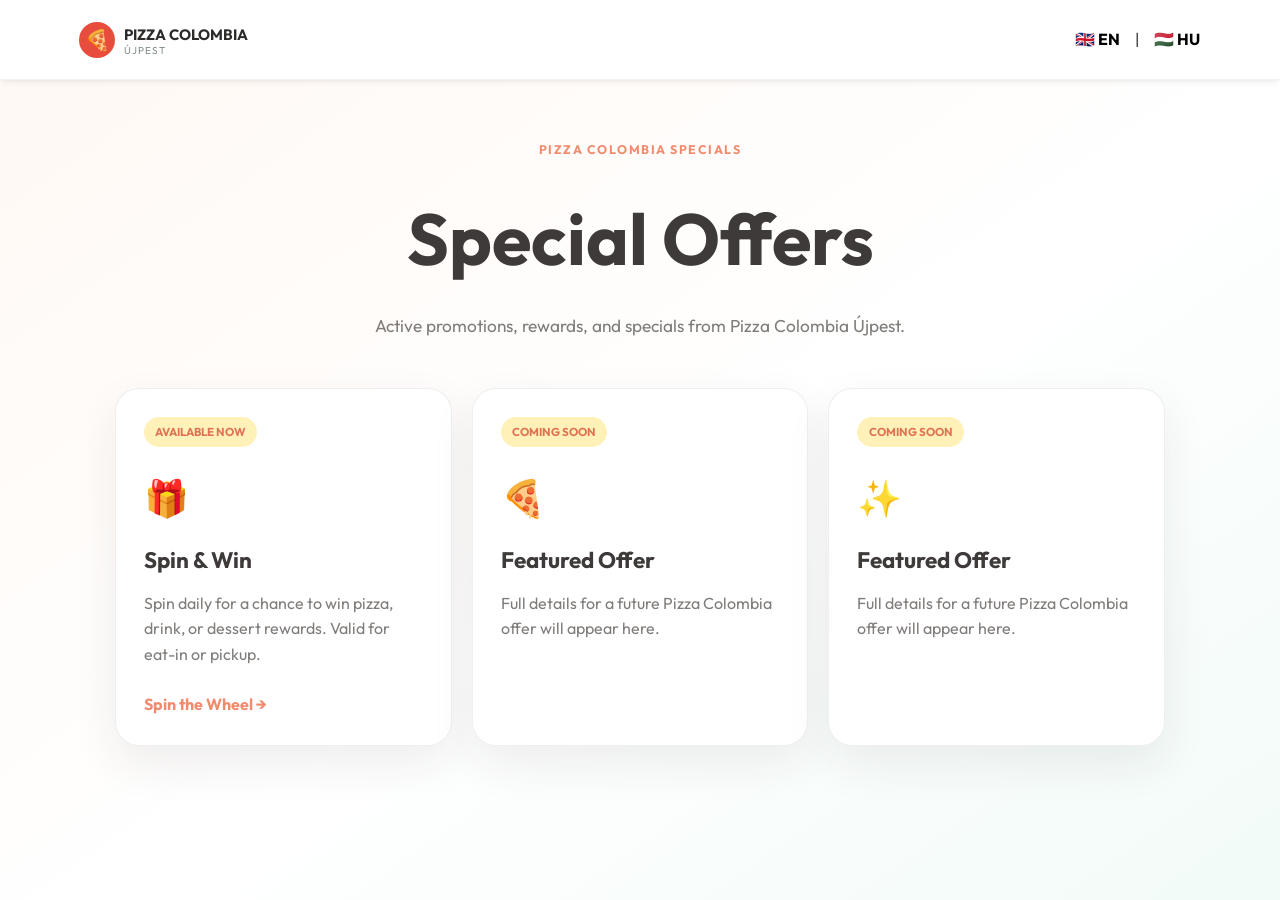
<file: offers.html>
<!DOCTYPE html>
<html lang="en">
<head>
  <meta charset="UTF-8">
  <meta name="viewport" content="width=device-width, initial-scale=1.0">
  <title>Offers | Pizza Colombia Újpest</title>
  <meta name="description" content="Current Pizza Colombia Újpest special offers and announcements.">
  <link rel="icon" href="data:image/svg+xml,<svg xmlns=%22http://www.w3.org/2000/svg%22 viewBox=%220 0 100 100%22><text y=%22.9em%22 font-size=%2290%22>🍕</text></svg>">
  <link rel="preconnect" href="https://fonts.googleapis.com">
  <link rel="preconnect" href="https://fonts.gstatic.com" crossorigin>
  <link href="https://fonts.googleapis.com/css2?family=Outfit:wght@300;400;500;600;700&family=Playfair+Display:wght@600;700&display=swap" rel="stylesheet">
  <link rel="stylesheet" href="index.css?v=3.3.0">
  <style>
    .offers-page { min-height: 100vh; padding: 8.5rem 1rem 5rem; background: linear-gradient(145deg, #fff8f3, #fff 55%, #f2fbf8); }
    .offers-shell { max-width: 1050px; margin: 0 auto; }
    .offers-header { max-width: 720px; margin: 0 auto 3rem; text-align: center; }
    .offers-header h1 { margin: 0.65rem 0 1rem; font-family: var(--font-heading); font-size: clamp(2.5rem, 7vw, 4.5rem); color: var(--text-dark); }
    .offers-header p { color: var(--text-muted); font-size: 1.08rem; line-height: 1.65; }
    .offers-list:empty + .offers-empty { display: flex; }
    .offers-empty { display: none; min-height: 320px; align-items: center; justify-content: center; flex-direction: column; padding: 2.5rem; text-align: center; background: rgba(255,255,255,.9); border: 1px solid rgba(45,43,42,.08); border-radius: 28px; box-shadow: 0 20px 55px rgba(45,43,42,.08); }
    .offers-empty-icon { margin-bottom: 1rem; font-size: 3rem; }
    .offers-empty h2 { margin-bottom: 0.7rem; font-size: 1.5rem; color: var(--text-dark); }
    .offers-empty p { max-width: 520px; color: var(--text-muted); line-height: 1.6; }
    .offers-back { display: inline-flex; margin-top: 1.5rem; padding: .8rem 1.35rem; color: #fff; background: var(--primary); border-radius: 999px; font-weight: 700; text-decoration: none; }
    .offers-lang { display: flex; align-items: center; gap: .45rem; }
    .offers-lang button { padding: .35rem .5rem; border: 0; background: transparent; cursor: pointer; font: inherit; font-weight: 700; }
    @media (max-width: 480px) {
      .offers-page { padding: 7rem .75rem 3rem; }
      .offers-header { margin-bottom: 2rem; }
      .offers-lang button { padding: .35rem .3rem; font-size: .82rem; }
    }
  </style>
</head>
<body>
  <header class="navbar scrolled">
    <div class="nav-container">
      <a href="index.html" class="logo-group" aria-label="Pizza Colombia home">
        <svg class="brand-logo" viewBox="0 0 220 50" xmlns="http://www.w3.org/2000/svg">
          <circle cx="25" cy="25" r="18" fill="#E74C3C"/>
          <text x="25" y="32" text-anchor="middle" font-size="20">🍕</text>
          <text x="52" y="25" font-family="Outfit, sans-serif" font-size="15" font-weight="700" fill="#2D2B2A">PIZZA COLOMBIA</text>
          <text x="52" y="39" font-family="Outfit, sans-serif" font-size="10" fill="#7F8C8D" letter-spacing="1">ÚJPEST</text>
        </svg>
      </a>
      <div class="offers-lang" aria-label="Language selector">
        <button type="button" data-offers-lang="en">🇬🇧 EN</button>
        <span>|</span>
        <button type="button" data-offers-lang="hu">🇭🇺 HU</button>
      </div>
    </div>
  </header>

  <main class="offers-page">
    <div class="offers-shell">
      <div class="offers-header">
        <span class="whats-new-eyebrow" data-en="Pizza Colombia specials" data-hu="Pizza Colombia akciók">Pizza Colombia specials</span>
        <h1 data-en="Special Offers" data-hu="Különleges ajánlatok">Special Offers</h1>
        <p data-en="Active promotions, rewards, and specials from Pizza Colombia Újpest." data-hu="Aktív akciók, nyeremények és ajánlatok a Pizza Colombia Újpesttől.">Active promotions, rewards, and specials from Pizza Colombia Újpest.</p>
      </div>

      <section id="offers-list" class="offers-list whats-new-grid" aria-live="polite"></section>

      <div class="offers-empty">
        <div class="offers-empty-icon">🍕</div>
        <h2 data-en="No special offers right now" data-hu="Jelenleg nincs különleges ajánlat">No special offers right now</h2>
        <p data-en="Check back soon for new special offers." data-hu="Látogasson vissza hamarosan új ajánlatainkért.">Check back soon for new special offers.</p>
        <a href="index.html" class="offers-back" data-en="← Back to home" data-hu="← Vissza a főoldalra">← Back to home</a>
      </div>
    </div>
  </main>

  <script src="offers-data.js?v=1.0.0"></script>
  <script>
    (() => {
      let currentLanguage = 'en';
      const escapeHTML = (value) => String(value ?? '').replace(/[&<>"']/g, character => ({
        '&': '&amp;', '<': '&lt;', '>': '&gt;', '"': '&quot;', "'": '&#039;'
      })[character]);
      const localized = (value, fallback = '') => {
        if (value && typeof value === 'object') return value[currentLanguage] || value.en || fallback;
        return value || fallback;
      };
      const renderOffers = () => {
        const container = document.getElementById('offers-list');
        const spinOffer = {
          id: 'spin-and-win',
          active: true,
          emoji: '🎁',
          badge: { en: 'Available now', hu: 'Már elérhető' },
          title: { en: 'Spin & Win', hu: 'Pörgess és nyerj' },
          details: {
            en: 'Spin daily for a chance to win pizza, drink, or dessert rewards. Valid for eat-in or pickup.',
            hu: 'Pörgessen naponta ingyen pizza-, ital- vagy desszertnyereményért. Helyben vagy elvitelre érvényes.'
          },
          cta: { en: 'Spin the Wheel →', hu: 'Szerencsekerék indítása →' },
          href: 'index.html#spinner'
        };
        const offers = [spinOffer, ...(Array.isArray(window.PIZZA_OFFERS) ? window.PIZZA_OFFERS : [])
          .filter(offer => offer && offer.active !== false)];
        const cards = offers.map(offer => `
            <article id="${escapeHTML(offer.id || '')}" class="whats-new-card">
              <span class="whats-new-badge">${escapeHTML(localized(offer.badge, currentLanguage === 'hu' ? 'Ajánlat' : 'Offer'))}</span>
              <div class="whats-new-icon">${escapeHTML(offer.emoji || '🍕')}</div>
              <h2>${escapeHTML(localized(offer.title))}</h2>
              <p>${escapeHTML(localized(offer.details, localized(offer.summary)))}</p>
              ${offer.href ? `<a href="${escapeHTML(offer.href)}" class="whats-new-link">${escapeHTML(localized(offer.cta, currentLanguage === 'hu' ? 'Részletek →' : 'Read More →'))}</a>` : ''}
            </article>
          `);
        while (cards.length < 3) {
          const index = cards.length;
          cards.push(`
          <article class="whats-new-card">
            <span class="whats-new-badge">${currentLanguage === 'hu' ? 'Hamarosan' : 'Coming soon'}</span>
            <div class="whats-new-icon">${['🎁', '🍕', '✨'][index] || '✨'}</div>
            <h2>${currentLanguage === 'hu' ? 'Kiemelt ajánlat' : 'Featured Offer'}</h2>
            <p>${currentLanguage === 'hu' ? 'Egy jövőbeli Pizza Colombia ajánlat részletei itt jelennek meg.' : 'Full details for a future Pizza Colombia offer will appear here.'}</p>
          </article>
          `);
        }
        container.innerHTML = cards.join('');
        if (window.location.hash) {
          requestAnimationFrame(() => document.getElementById(window.location.hash.slice(1))?.scrollIntoView({ behavior: 'smooth' }));
        }
      };
      const applyLanguage = (lang) => {
        currentLanguage = lang;
        document.documentElement.lang = lang;
        document.querySelectorAll('[data-en][data-hu]').forEach((element) => {
          element.textContent = element.dataset[lang];
        });
        try { localStorage.setItem('pizza_lang', lang); } catch (_) {}
        renderOffers();
      };
      document.querySelectorAll('[data-offers-lang]').forEach((button) => {
        button.addEventListener('click', () => applyLanguage(button.dataset.offersLang));
      });
      let savedLanguage = 'en';
      try { savedLanguage = localStorage.getItem('pizza_lang') || 'en'; } catch (_) {}
      applyLanguage(savedLanguage === 'hu' ? 'hu' : 'en');
    })();
  </script>
</body>
</html>
</file>
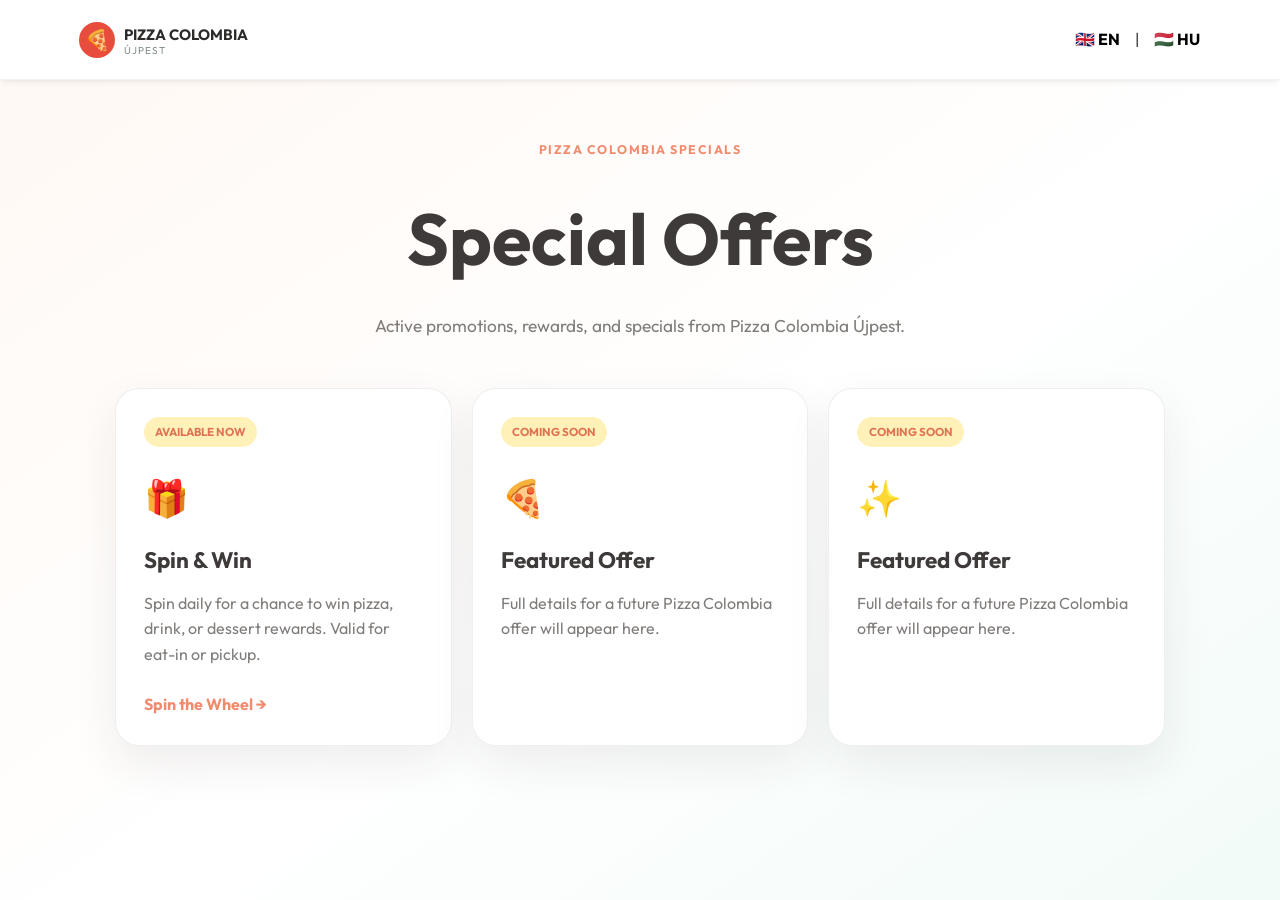
<file: whats-new.html>
<!DOCTYPE html>
<html lang="en">
<head>
  <meta charset="UTF-8">
  <meta name="viewport" content="width=device-width, initial-scale=1.0">
  <meta http-equiv="refresh" content="0; url=offers.html">
  <link rel="canonical" href="offers.html">
  <title>Offers | Pizza Colombia Újpest</title>
</head>
<body>
  <p><a href="offers.html">View Pizza Colombia offers</a></p>
</body>
</html>
</file>
<file: index.css>
/* -------------------------------------------------------------------------
   Pizza Colombia Újpest - Main Stylesheet
   ------------------------------------------------------------------------- */

/* Brand Variables */
:root {
  --primary: #F28B6D;       /* Carrd Salmon/Coral */
  --primary-dark: #E07353;
  --primary-light: #F7AC96;
  --accent: #4ECDC4;        /* Carrd Teal Accent */
  --accent-light: #E8F8F7;
  
  --bg-dark: #2D2B2A;       /* Deep Charcoal */
  --bg-light: #FAF9F6;      /* Off-White Sand */
  --bg-white: #ffffff;
  
  --text-main: #3D3A39;
  --text-muted: #7F7C7A;
  --text-light: #FFFFFF;
  
  --font-heading: 'Outfit', sans-serif;
  --font-body: 'Outfit', sans-serif;
  --font-accent: 'Playfair Display', serif;
  
  --shadow-sm: 0 4px 6px -1px rgba(0, 0, 0, 0.05), 0 2px 4px -1px rgba(0, 0, 0, 0.03);
  --shadow-md: 0 10px 15px -3px rgba(0, 0, 0, 0.08), 0 4px 6px -2px rgba(0, 0, 0, 0.04);
  --shadow-lg: 0 20px 25px -5px rgba(0, 0, 0, 0.1), 0 10px 10px -5px rgba(0, 0, 0, 0.04);
  --shadow-xl: 0 25px 50px -12px rgba(0, 0, 0, 0.15);
  
  --transition-smooth: all 0.4s cubic-bezier(0.16, 1, 0.3, 1);
  --transition-fast: all 0.2s cubic-bezier(0.16, 1, 0.3, 1);
}

/* Reset */
*, *::before, *::after {
  box-sizing: border-box;
  margin: 0;
  padding: 0;
}

html {
  scroll-behavior: smooth;
  font-size: 16px;
  -webkit-text-size-adjust: 100%;
}

body {
  font-family: var(--font-body);
  background-color: var(--bg-white);
  color: var(--text-main);
  line-height: 1.6;
  overflow-x: hidden;
  -webkit-font-smoothing: antialiased;
  -moz-osx-font-smoothing: grayscale;
}

img {
  max-width: 100%;
  height: auto;
  display: block;
}

a {
  text-decoration: none;
  color: inherit;
}

button {
  background: none;
  border: none;
  font: inherit;
  cursor: pointer;
}

/* Container */
.container {
  width: 100%;
  max-width: 1200px;
  margin-right: auto;
  margin-left: auto;
  padding-right: 2rem;
  padding-left: 2rem;
}

/* -------------------------------------------------------------------------
   Navigation Bar
   ------------------------------------------------------------------------- */
.navbar {
  position: fixed;
  top: 0;
  left: 0;
  width: 100%;
  height: 80px;
  z-index: 1000;
  background-color: rgba(255, 255, 255, 0.96);
  border-bottom: 1px solid rgba(0, 0, 0, 0.05);
  transition: background-color 0.3s ease, box-shadow 0.3s ease;
}

.navbar.scrolled {
  background-color: rgba(255, 255, 255, 0.98);
  box-shadow: var(--shadow-sm);
}

.nav-container {
  display: flex;
  justify-content: space-between;
  align-items: center;
  height: 100%;
  max-width: 1200px;
  margin: 0 auto;
  padding: 0 2rem;
}

.logo-group {
  display: flex;
  align-items: center;
}

.brand-logo {
  height: 50px;
  width: auto;
}

.nav-links {
  display: flex;
  align-items: center;
  gap: 2rem;
}

.nav-links a {
  font-weight: 500;
  font-size: 0.95rem;
  color: var(--text-main);
  transition: var(--transition-fast);
  position: relative;
  padding: 0.25rem 0;
}

.nav-links a::after {
  content: '';
  position: absolute;
  bottom: 0;
  left: 0;
  width: 0;
  height: 2px;
  background: linear-gradient(90deg, var(--primary), var(--accent));
  transition: var(--transition-fast);
}

.nav-links a:hover {
  color: var(--primary);
}

.nav-links a:hover::after {
  width: 100%;
}

.btn-nav-order {
  background: var(--primary);
  color: var(--text-light) !important;
  padding: 0.6rem 1.2rem;
  border-radius: 50px;
  font-size: 0.9rem;
  font-weight: 600;
  box-shadow: 0 4px 10px rgba(242, 139, 109, 0.3);
  transition: var(--transition-fast) !important;
}

.btn-nav-order:hover {
  background: var(--primary-dark) !important;
  transform: translateY(-2px);
  box-shadow: 0 6px 15px rgba(242, 139, 109, 0.4);
}

.btn-nav-order::after {
  display: none !important;
}

/* Mobile Toggle */
.mobile-nav-toggle {
  display: none;
  flex-direction: column;
  justify-content: space-between;
  width: 24px;
  height: 18px;
}

.mobile-nav-toggle span {
  display: block;
  height: 2px;
  width: 100%;
  background-color: var(--text-main);
  border-radius: 2px;
  transition: var(--transition-fast);
}

/* Mobile Overlay Menu */
.mobile-menu {
  position: fixed;
  top: 0;
  right: -100%;
  width: 80%;
  max-width: 320px;
  height: 100vh;
  background-color: var(--bg-white);
  box-shadow: var(--shadow-xl);
  z-index: 999;
  display: flex;
  flex-direction: column;
  padding: 100px 2rem 2rem;
  gap: 1.5rem;
  transition: var(--transition-smooth);
}

.mobile-menu.active {
  right: 0;
}

.mobile-menu a {
  font-size: 1.2rem;
  font-weight: 600;
  padding: 0.5rem 0;
  border-bottom: 1px solid rgba(0, 0, 0, 0.05);
}

.btn-mobile-order {
  background: var(--primary);
  color: var(--text-light) !important;
  text-align: center;
  padding: 0.8rem;
  border-radius: 50px;
  font-weight: 600;
  margin-top: 1rem;
}

/* -------------------------------------------------------------------------
   Hero Section
   ------------------------------------------------------------------------- */
.hero-section {
  position: relative;
  background: linear-gradient(135deg, var(--primary) 0%, #E67756 100%);
  padding-top: 160px;
  padding-bottom: 100px;
  min-height: 85vh;
  display: flex;
  align-items: center;
  overflow: hidden;
}

.hero-background-stripes {
  position: absolute;
  top: 0;
  left: 0;
  width: 100%;
  height: 100%;
  background-image: repeating-linear-gradient(45deg, rgba(255, 255, 255, 0.04) 0px, rgba(255, 255, 255, 0.04) 2px, transparent 2px, transparent 18px);
  pointer-events: none;
}

.hero-container {
  display: grid;
  grid-template-columns: 1.2fr 1fr;
  align-items: center;
  gap: 4rem;
  position: relative;
  z-index: 10;
}

.hero-content {
  color: var(--text-light);
}

.hero-title {
  font-family: var(--font-heading);
  font-size: 3.25rem;
  font-weight: 300; /* Thin style matching Carrd */
  line-height: 1.15;
  margin-bottom: 1.5rem;
  letter-spacing: -0.02em;
}

.hero-subtitle {
  font-size: 1.15rem;
  font-weight: 400;
  line-height: 1.6;
  opacity: 0.95;
  margin-bottom: 2.5rem;
  max-width: 540px;
}

.hero-actions {
  display: flex;
  flex-wrap: wrap;
  gap: 1rem;
  align-items: center;
}

.hero-location-strip {
  margin-top: 1.25rem;
  display: inline-flex;
  align-items: center;
  gap: 0.75rem;
  flex-wrap: wrap;
  padding: 0.55rem 1.15rem;
  background: rgba(255, 255, 255, 0.9);
  backdrop-filter: blur(8px);
  -webkit-backdrop-filter: blur(8px);
  border: 1px solid rgba(255, 255, 255, 0.6);
  border-radius: 50px;
  font-size: 0.92rem;
  color: var(--text-main);
  box-shadow: 0 4px 15px rgba(0, 0, 0, 0.06);
}

.hero-location-strip .strip-divider {
  color: var(--primary-dark);
  opacity: 0.4;
}

.hero-location-strip .strip-phone-link {
  color: var(--primary-dark);
  text-decoration: none;
  font-weight: 700;
  transition: var(--transition-fast);
}

.hero-location-strip .strip-phone-link:hover {
  color: var(--primary);
  text-decoration: underline;
}

/* Hero Button styling */
.btn {
  display: inline-flex;
  align-items: center;
  justify-content: center;
  gap: 0.75rem;
  padding: 1.05rem 2.2rem;
  border-radius: 50px;
  font-weight: 600;
  font-size: 1rem;
  transition: var(--transition-smooth);
}

.btn-primary {
  background-color: var(--bg-white);
  color: var(--primary-dark);
  box-shadow: 0 10px 25px rgba(0, 0, 0, 0.1);
}

.btn-primary:hover {
  transform: translateY(-3px);
  box-shadow: 0 15px 30px rgba(0, 0, 0, 0.15);
  background-color: #FFFBF9;
}

.btn-hero-spin {
  background-color: rgba(255, 255, 255, 0.18);
  color: #ffffff;
  border: 2px solid rgba(255, 255, 255, 0.6);
  backdrop-filter: blur(8px);
  box-shadow: 0 8px 20px rgba(0, 0, 0, 0.1);
}

.btn-hero-spin:hover {
  background-color: #ffffff;
  color: var(--primary-dark);
  border-color: #ffffff;
  transform: translateY(-3px);
  box-shadow: 0 15px 30px rgba(0, 0, 0, 0.18);
}

.arrow-down-icon {
  width: 18px;
  height: 18px;
  animation: nudge-down 1.5s infinite alternate ease-in-out;
}

@keyframes nudge-down {
  0% { transform: translateY(-2px); }
  100% { transform: translateY(4px); }
}

.hero-image-wrapper {
  position: relative;
  display: flex;
  justify-content: center;
  align-items: center;
}

.hero-image-glow {
  position: absolute;
  width: 110%;
  height: 110%;
  background: radial-gradient(circle, rgba(255, 255, 255, 0.3) 0%, rgba(255, 255, 255, 0) 70%);
  pointer-events: none;
  z-index: 1;
}

.hero-pizza-img {
  width: 100%;
  max-width: 450px;
  height: auto;
  border-radius: 50%;
  box-shadow: var(--shadow-xl);
  z-index: 2;
  animation: float 6s ease-in-out infinite;
}

@keyframes float {
  0% { transform: translateY(0px) rotate(0deg); }
  50% { transform: translateY(-12px) rotate(2deg); }
  100% { transform: translateY(0px) rotate(0deg); }
}

/* -------------------------------------------------------------------------
   Showcase Sections (Alternating)
   ------------------------------------------------------------------------- */
.showcase-section {
  padding: 100px 0;
  background-color: var(--bg-white);
}

.bg-light {
  background-color: var(--bg-light);
}

.showcase-container {
  display: grid;
  grid-template-columns: 1fr 1fr;
  align-items: center;
  gap: 5rem;
}

.showcase-container.reverse {
  grid-template-columns: 1fr 1fr;
}

.showcase-image-box {
  position: relative;
  border-radius: 20px;
  overflow: hidden;
  box-shadow: var(--shadow-lg);
  aspect-ratio: 1 / 1;
}

.showcase-img {
  width: 100%;
  height: 100%;
  object-fit: cover;
  transition: transform 0.6s cubic-bezier(0.16, 1, 0.3, 1);
}

.showcase-image-box:hover .showcase-img {
  transform: scale(1.05);
}

.showcase-content-box {
  display: flex;
  flex-direction: column;
  justify-content: center;
}

/* Tiny horizontal line matching Carrd designs */
.accent-line-gradient {
  width: 60px;
  height: 4px;
  border-radius: 2px;
  background: linear-gradient(90deg, var(--primary), var(--accent));
  margin-bottom: 1.75rem;
}

.accent-line-gradient.center {
  margin: 0 auto 1.75rem;
}

.showcase-title {
  font-family: var(--font-heading);
  font-size: 2.25rem;
  font-weight: 300;
  color: var(--text-main);
  margin-bottom: 1.25rem;
  letter-spacing: -0.01em;
}

.showcase-text {
  font-size: 1.05rem;
  color: var(--text-muted);
  line-height: 1.7;
}

/* Enhanced Showcase Styles */
.showcase-header {
  text-align: center;
  max-width: 850px;
  margin: 0 auto 4rem;
}

.showcase-header h2 {
  font-family: var(--font-heading);
  font-size: 2.75rem;
  font-weight: 300;
  color: var(--text-main);
  margin-bottom: 1rem;
  letter-spacing: -0.02em;
}

.showcase-header .showcase-subtitle {
  font-size: 1.2rem;
  color: var(--text-muted);
  line-height: 1.6;
}

.experience-grid {
  display: grid;
  grid-template-columns: 1fr 1fr;
  gap: 3.5rem;
  margin-bottom: 4rem;
}

@media (max-width: 992px) {
  .experience-grid {
    grid-template-columns: 1fr;
    gap: 2.5rem;
  }
}

.experience-card {
  background-color: #ffffff;
  border-radius: 24px;
  border: 1px solid rgba(0, 0, 0, 0.05);
  box-shadow: var(--shadow-sm);
  overflow: hidden;
  transition: transform 0.5s cubic-bezier(0.16, 1, 0.3, 1), box-shadow 0.5s cubic-bezier(0.16, 1, 0.3, 1), border-color 0.5s cubic-bezier(0.16, 1, 0.3, 1);
  display: flex;
  flex-direction: column;
}

.experience-card.card-catering {
  border-top: 4px solid var(--primary);
}

.experience-card.card-pizzeria {
  border-top: 4px solid var(--accent);
}

.experience-card:hover {
  transform: translateY(-8px);
  box-shadow: 0 30px 60px -15px rgba(45, 43, 42, 0.12), 0 0 0 1px rgba(242, 139, 109, 0.1);
}

.experience-card.card-pizzeria:hover {
  box-shadow: 0 30px 60px -15px rgba(45, 43, 42, 0.12), 0 0 0 1px rgba(78, 205, 196, 0.15);
}

.experience-card-img-box {
  position: relative;
  width: 100%;
  height: 260px;
  overflow: hidden;
}

.experience-card-img {
  width: 100%;
  height: 100%;
  object-fit: cover;
  transition: transform 0.6s cubic-bezier(0.16, 1, 0.3, 1);
}

.experience-card:hover .experience-card-img {
  transform: scale(1.05);
}

.experience-card-content {
  padding: 2.25rem;
  display: flex;
  flex-direction: column;
  flex-grow: 1;
}

.experience-card-title {
  font-family: var(--font-heading);
  font-size: 1.45rem;
  font-weight: 600;
  color: var(--text-main);
  margin-bottom: 1rem;
}

.experience-card-text {
  font-size: 0.98rem;
  color: var(--text-muted);
  line-height: 1.65;
  margin-bottom: 1.5rem;
}

.badge-container {
  display: flex;
  flex-wrap: wrap;
  gap: 0.6rem;
  margin-top: auto;
}

.catering-badge {
  font-size: 0.82rem;
  font-weight: 600;
  background-color: var(--bg-light);
  color: var(--text-main);
  padding: 0.45rem 0.85rem;
  border-radius: 50px;
  border: 1px solid rgba(0, 0, 0, 0.04);
  transition: var(--transition-fast);
}

.catering-badge:hover {
  background-color: var(--accent-light);
  color: var(--primary-dark);
  border-color: rgba(78, 205, 196, 0.3);
}

.experience-features-box {
  background: linear-gradient(135deg, #ffffff 0%, rgba(242, 139, 109, 0.03) 100%);
  border-radius: 24px;
  padding: 3rem 2.5rem;
  border: 1px solid rgba(242, 139, 109, 0.15);
  box-shadow: inset 0 1px 0 rgba(255, 255, 255, 0.6), var(--shadow-sm);
  margin-bottom: 4rem;
  position: relative;
  overflow: hidden;
}

.experience-features-box::before {
  content: '';
  position: absolute;
  top: 0;
  left: 0;
  width: 100%;
  height: 4px;
  background: linear-gradient(90deg, var(--primary), var(--accent));
}

.features-emoji-list {
  display: grid;
  grid-template-columns: repeat(2, 1fr);
  gap: 1.5rem;
  list-style: none;
}

@media (max-width: 768px) {
  .features-emoji-list {
    grid-template-columns: 1fr;
    gap: 1.2rem;
  }
}

.feature-emoji-item {
  display: flex;
  align-items: center;
  gap: 1.1rem;
  font-size: 1.05rem;
  font-weight: 500;
  color: var(--text-main);
  transition: var(--transition-smooth);
}

.feature-emoji-item:hover {
  color: var(--primary-dark);
}

.emoji-circle {
  display: flex;
  align-items: center;
  justify-content: center;
  width: 44px;
  height: 44px;
  border-radius: 50%;
  background-color: var(--bg-white);
  box-shadow: 0 4px 10px rgba(0, 0, 0, 0.03);
  border: 1px solid rgba(0, 0, 0, 0.02);
  font-size: 1.35rem;
  flex-shrink: 0;
  transition: transform 0.4s cubic-bezier(0.175, 0.885, 0.32, 1.275), box-shadow 0.4s ease, border-color 0.4s ease;
}

.feature-emoji-item:hover .emoji-circle {
  transform: scale(1.12) rotate(8deg);
  box-shadow: 0 8px 20px rgba(242, 139, 109, 0.18);
  border-color: rgba(242, 139, 109, 0.25);
}

.catering-outro {
  text-align: center;
  max-width: 800px;
  margin: 0 auto;
}

.catering-outro-text {
  font-size: 1.15rem;
  color: var(--text-muted);
  line-height: 1.7;
  margin-bottom: 2rem;
}

.tagline-fired {
  font-family: var(--font-accent);
  font-size: 2.25rem;
  font-style: italic;
  font-weight: 600;
  background: linear-gradient(135deg, var(--primary) 0%, var(--primary-dark) 100%);
  -webkit-background-clip: text;
  background-clip: text;
  -webkit-text-fill-color: transparent;
  letter-spacing: -0.01em;
  margin-top: 1.5rem;
  animation: pulse-glow 3s ease-in-out infinite alternate;
}

@keyframes pulse-glow {
  0% { text-shadow: 0 0 0px rgba(242, 139, 109, 0); }
  100% { text-shadow: 0 0 10px rgba(242, 139, 109, 0.15); }
}

.showcase-subheading {
  font-family: var(--font-accent);
  font-style: italic;
  font-size: 1.35rem;
  color: var(--primary-dark);
  margin-top: -0.5rem;
  margin-bottom: 1.5rem;
  font-weight: 400;
}

.pizza-comparison-grid {
  display: grid;
  grid-template-columns: 1fr 1fr;
  gap: 2rem;
  margin-top: 2rem;
  margin-bottom: 2rem;
  text-align: left;
}

@media (max-width: 768px) {
  .pizza-comparison-grid {
    grid-template-columns: 1fr;
    gap: 1.5rem;
  }
}

.comparison-column {
  background-color: var(--bg-white);
  padding: 1.85rem;
  border-radius: 20px;
  border: 1px solid rgba(0, 0, 0, 0.04);
  box-shadow: var(--shadow-sm);
  transition: transform 0.5s cubic-bezier(0.16, 1, 0.3, 1), box-shadow 0.5s cubic-bezier(0.16, 1, 0.3, 1), border-color 0.5s cubic-bezier(0.16, 1, 0.3, 1);
  position: relative;
}

.comparison-column.col-neapolitan {
  border-left: 4px solid var(--primary);
}

.comparison-column.col-newyork {
  border-left: 4px solid var(--accent);
}

.comparison-column:hover {
  transform: translateY(-5px);
  box-shadow: 0 20px 40px -10px rgba(45, 43, 42, 0.08);
}

.comparison-column.col-neapolitan:hover {
  border-color: rgba(242, 139, 109, 0.2) rgba(242, 139, 109, 0.2) rgba(242, 139, 109, 0.2) var(--primary);
}

.comparison-column.col-newyork:hover {
  border-color: rgba(78, 205, 196, 0.25) rgba(78, 205, 196, 0.25) rgba(78, 205, 196, 0.25) var(--accent);
}

.comparison-column h4 {
  font-family: var(--font-heading);
  font-size: 1.2rem;
  font-weight: 600;
  color: var(--text-main);
  margin-bottom: 0.75rem;
  display: flex;
  align-items: center;
  gap: 0.5rem;
}

.comparison-column p {
  font-size: 0.96rem;
  color: var(--text-muted);
  line-height: 1.6;
}

/* -------------------------------------------------------------------------
   Stats Section
   ------------------------------------------------------------------------- */
.stats-section {
  padding: 80px 0;
  background-color: var(--bg-white);
  border-top: 1px solid rgba(0, 0, 0, 0.05);
  border-bottom: 1px solid rgba(0, 0, 0, 0.05);
}

.stats-container {
  display: grid;
  grid-template-columns: repeat(3, 1fr);
  gap: 3rem;
  text-align: center;
}

.stat-card {
  padding: 2.5rem 1.5rem;
  background-color: var(--bg-white);
  border: 1px solid rgba(0, 0, 0, 0.04);
  border-radius: 20px;
  box-shadow: var(--shadow-sm);
  transition: var(--transition-smooth);
}

.stat-card:hover {
  transform: translateY(-5px);
  box-shadow: var(--shadow-md);
  border-color: rgba(242, 139, 109, 0.2);
}

.stat-kicker {
  display: inline-block;
  font-size: 0.78rem;
  font-weight: 700;
  letter-spacing: 0.18em;
  text-transform: uppercase;
  color: var(--primary-dark);
  background-color: rgba(242, 139, 109, 0.12);
  border-radius: 999px;
  padding: 0.45rem 0.8rem;
  margin-bottom: 1.1rem;
}

.stat-number {
  font-family: var(--font-heading);
  font-size: 3.5rem;
  font-weight: 700;
  line-height: 1;
  margin-bottom: 0.75rem;
  background: linear-gradient(135deg, var(--primary) 0%, var(--primary-dark) 100%);
  -webkit-background-clip: text;
  background-clip: text;
  -webkit-text-fill-color: transparent;
  letter-spacing: -0.03em;
}

.stat-label {
  font-size: 1.2rem;
  font-weight: 600;
  color: var(--text-main);
  margin-bottom: 0.75rem;
}

.stat-desc {
  font-size: 0.95rem;
  color: var(--text-muted);
  max-width: 280px;
  margin: 0 auto;
}

/* -------------------------------------------------------------------------
   Order & Info Section
   ------------------------------------------------------------------------- */
.order-section {
  padding: 100px 0;
  background-color: var(--bg-light);
}

.order-container {
  text-align: center;
  max-width: 1200px;
}

.order-title {
  font-family: var(--font-heading);
  font-size: 2.5rem;
  font-weight: 300;
  margin-bottom: 1rem;
}

.order-subtitle {
  font-size: 1.1rem;
  color: var(--text-muted);
  margin-bottom: 3rem;
  max-width: 600px;
  margin-left: auto;
  margin-right: auto;
}



.reviews-section-header {
  margin-top: 1rem;
  margin-bottom: 2.5rem;
  text-align: center;
}

.reviews-subtitle {
  font-family: var(--font-heading);
  font-size: 1.5rem;
  font-weight: 500;
  color: var(--text-main);
  letter-spacing: -0.01em;
  position: relative;
  display: inline-block;
  padding-bottom: 0.5rem;
}

.reviews-subtitle::after {
  content: '';
  position: absolute;
  bottom: 0;
  left: 50%;
  transform: translateX(-50%);
  width: 40px;
  height: 3px;
  border-radius: 2px;
  background: linear-gradient(90deg, var(--primary), var(--accent));
}

.reviews-grid {
  display: grid;
  grid-template-columns: repeat(3, 1fr);
  gap: 2rem;
  margin: 0 auto 4rem;
  text-align: left;
  max-width: 1000px;
}

.review-card {
  background-color: var(--bg-white);
  border: 1px solid rgba(0, 0, 0, 0.05);
  border-radius: 20px;
  padding: 1.75rem;
  box-shadow: var(--shadow-sm);
  transition: var(--transition-smooth);
  display: flex;
  flex-direction: column;
  position: relative;
  overflow: hidden;
}

.review-card::before {
  content: '';
  position: absolute;
  top: 0;
  left: 0;
  width: 100%;
  height: 4px;
  background: linear-gradient(90deg, var(--primary), var(--accent));
  opacity: 0;
  transition: var(--transition-fast);
}

.review-card:hover {
  transform: translateY(-6px);
  box-shadow: var(--shadow-lg);
  border-color: rgba(242, 139, 109, 0.15);
}

.review-card:hover::before {
  opacity: 1;
}

.review-header {
  display: flex;
  justify-content: space-between;
  align-items: flex-start;
  margin-bottom: 1rem;
}

.review-user {
  display: flex;
  gap: 0.75rem;
  align-items: center;
}

.user-avatar {
  width: 42px;
  height: 42px;
  border-radius: 50%;
  display: flex;
  align-items: center;
  justify-content: center;
  color: var(--text-light);
  font-weight: 700;
  font-size: 0.9rem;
  box-shadow: inset 0 -2px 4px rgba(0, 0, 0, 0.1);
}

.user-info {
  display: flex;
  flex-direction: column;
}

.user-name {
  font-size: 1rem;
  font-weight: 600;
  color: var(--text-main);
  line-height: 1.2;
}

.user-title {
  font-size: 0.78rem;
  color: var(--text-muted);
}

.social-source {
  color: var(--text-muted);
  opacity: 0.8;
  transition: var(--transition-fast);
}

.review-card:hover .social-source {
  opacity: 1;
}

.google-review:hover .social-source {
  color: #E67E22;
}

.facebook-review:hover .social-source {
  color: #3B5998;
}

.instagram-review:hover .social-source {
  color: #C13584;
}

.social-icon-sm {
  width: 20px;
  height: 20px;
}

.rating-stars {
  font-size: 0.85rem;
  margin-bottom: 0.75rem;
  font-weight: 600;
  color: #F1C40F;
  letter-spacing: 1px;
}

.review-text {
  font-size: 0.95rem;
  line-height: 1.6;
  color: var(--text-main);
  margin-bottom: 1.25rem;
  flex-grow: 1;
  font-style: italic;
}

.review-time {
  font-size: 0.8rem;
  color: var(--text-muted);
  border-top: 1px solid rgba(0, 0, 0, 0.05);
  padding-top: 0.75rem;
}

.order-actions {
  display: flex;
  justify-content: center;
  gap: 1.5rem;
  flex-wrap: wrap;
  margin-bottom: 5rem;
}

.btn-order {
  color: var(--text-light);
  box-shadow: var(--shadow-md);
}

.mychef-btn {
  background: linear-gradient(135deg, #E74C3C 0%, #C0392B 100%);
  color: #ffffff;
  font-weight: 700;
  box-shadow: 0 4px 15px rgba(231, 76, 60, 0.35);
}

.mychef-btn:hover {
  background: linear-gradient(135deg, #C0392B 0%, #A93226 100%);
  transform: translateY(-3px);
  box-shadow: 0 10px 20px rgba(231, 76, 60, 0.45);
}

.wolt-btn {
  background-color: #00C2E8; /* Wolt Brand Color */
}

.wolt-btn:hover {
  background-color: #00A3C4;
  transform: translateY(-3px);
  box-shadow: 0 10px 20px rgba(0, 194, 232, 0.3);
}

.foodora-btn {
  background-color: #E21B70; /* Foodora Brand Color */
}

.foodora-btn:hover {
  background-color: #C1135B;
  transform: translateY(-3px);
  box-shadow: 0 10px 20px rgba(226, 27, 112, 0.3);
}

.btn-secondary {
  background-color: var(--bg-dark);
  color: var(--text-light);
  box-shadow: var(--shadow-md);
}

.btn-secondary:hover {
  background-color: #1A1918;
  transform: translateY(-3px);
  box-shadow: 0 10px 20px rgba(0, 0, 0, 0.15);
}

.order-brand-icon {
  width: 20px;
  height: 20px;
}

/* -------------------------------------------------------------------------
   Orange Physical Address & Phone Number Banner (Below Order Online)
   ------------------------------------------------------------------------- */
.orange-address-banner {
  max-width: 960px;
  margin: 2.5rem auto 4rem;
  background: linear-gradient(135deg, #FF6F00 0%, #F57C00 45%, #E65100 100%);
  border-radius: 26px;
  padding: 1.85rem 2.5rem;
  color: #ffffff;
  box-shadow: 0 18px 40px rgba(230, 81, 0, 0.28), 0 4px 12px rgba(0, 0, 0, 0.06);
  border: 1px solid rgba(255, 255, 255, 0.35);
  position: relative;
  overflow: hidden;
  transition: transform 0.4s cubic-bezier(0.16, 1, 0.3, 1), box-shadow 0.4s ease;
}

.orange-address-banner::before {
  content: '';
  position: absolute;
  top: -60%;
  right: -25%;
  width: 300px;
  height: 300px;
  background: radial-gradient(circle, rgba(255, 255, 255, 0.25) 0%, rgba(255, 255, 255, 0) 70%);
  border-radius: 50%;
  pointer-events: none;
}

.orange-address-banner:hover {
  transform: translateY(-4px);
  box-shadow: 0 24px 50px rgba(230, 81, 0, 0.35), 0 6px 18px rgba(0, 0, 0, 0.08);
}

.orange-banner-inner {
  display: flex;
  align-items: center;
  gap: 1.75rem;
  position: relative;
  z-index: 1;
}

.orange-banner-icon-col {
  flex-shrink: 0;
}

.orange-banner-icon {
  width: 60px;
  height: 60px;
  border-radius: 18px;
  background: rgba(255, 255, 255, 0.22);
  backdrop-filter: blur(8px);
  -webkit-backdrop-filter: blur(8px);
  border: 1px solid rgba(255, 255, 255, 0.45);
  display: flex;
  align-items: center;
  justify-content: center;
  box-shadow: inset 0 2px 5px rgba(255, 255, 255, 0.3), 0 6px 14px rgba(0, 0, 0, 0.1);
}

.orange-banner-icon svg {
  width: 32px;
  height: 32px;
  stroke: #ffffff;
}

.orange-banner-content {
  flex: 1;
  text-align: left;
}

.orange-banner-heading {
  font-family: var(--font-heading);
  font-size: 1.3rem;
  font-weight: 700;
  letter-spacing: -0.01em;
  margin-bottom: 0.45rem;
  color: #ffffff;
  text-shadow: 0 1px 2px rgba(0, 0, 0, 0.12);
}

.orange-banner-address {
  font-size: 1.05rem;
  line-height: 1.5;
  margin-bottom: 0.85rem;
  display: flex;
  align-items: center;
  gap: 0.5rem;
  flex-wrap: wrap;
  color: rgba(255, 255, 255, 0.95);
}

.orange-banner-address .addr-label {
  font-weight: 500;
  opacity: 0.92;
}

.orange-banner-address .addr-val {
  font-weight: 700;
  color: #ffffff;
  background: rgba(0, 0, 0, 0.15);
  padding: 0.2rem 0.65rem;
  border-radius: 8px;
  letter-spacing: 0.01em;
}

.orange-banner-contacts {
  display: flex;
  align-items: center;
  gap: 0.75rem;
  flex-wrap: wrap;
  font-size: 0.95rem;
}

.orange-banner-contacts .contact-label {
  font-weight: 600;
  opacity: 0.92;
}

.orange-contact-link {
  display: inline-flex;
  align-items: center;
  gap: 0.4rem;
  color: #ffffff;
  text-decoration: none;
  background: rgba(255, 255, 255, 0.18);
  padding: 0.35rem 0.85rem;
  border-radius: 50px;
  border: 1px solid rgba(255, 255, 255, 0.3);
  font-weight: 600;
  transition: var(--transition-fast);
}

.orange-contact-link:hover {
  background: #ffffff;
  color: #E65100;
  border-color: #ffffff;
  transform: translateY(-2px);
  box-shadow: 0 5px 12px rgba(0, 0, 0, 0.18);
}

.orange-contact-link:hover .contact-svg-icon {
  stroke: #E65100;
}

.contact-svg-icon {
  width: 15px;
  height: 15px;
  stroke: #ffffff;
  transition: stroke 0.2s ease;
}

.orange-banner-contacts .contact-sep {
  opacity: 0.4;
  font-weight: 700;
}

.btn-banner-directions {
  display: inline-flex;
  align-items: center;
  gap: 0.35rem;
  color: #E65100;
  background: #ffffff;
  text-decoration: none;
  padding: 0.35rem 0.95rem;
  border-radius: 50px;
  font-weight: 700;
  font-size: 0.88rem;
  margin-left: 0.25rem;
  box-shadow: 0 4px 10px rgba(0, 0, 0, 0.12);
  transition: var(--transition-fast);
}

.btn-banner-directions:hover {
  background: #FFF3E0;
  transform: translateY(-2px);
  box-shadow: 0 7px 16px rgba(0, 0, 0, 0.2);
}

@media (max-width: 768px) {
  .orange-address-banner {
    padding: 1.5rem 1.25rem;
    margin: 2rem 0.5rem 3.5rem;
    border-radius: 22px;
  }
  
  .orange-banner-inner {
    flex-direction: column;
    text-align: center;
    gap: 1rem;
  }
  
  .orange-banner-content {
    text-align: center;
  }
  
  .orange-banner-address {
    justify-content: center;
  }
  
  .orange-banner-contacts {
    justify-content: center;
  }
}

/* Info Grid (Map & Hours) */
.info-grid {
  display: flex;
  flex-direction: column;
  gap: 2.5rem;
  text-align: left;
  margin-top: 2rem;
}

.info-card {
  background-color: var(--bg-white);
  padding: 2.25rem;
  border-radius: 24px;
  box-shadow: var(--shadow-sm);
  border: 1px solid rgba(0, 0, 0, 0.04);
  transition: var(--transition-smooth);
}

.info-card:hover {
  box-shadow: var(--shadow-md);
  border-color: rgba(242, 139, 109, 0.12);
}

.map-card {
  padding: 0.6rem;
  overflow: hidden;
  min-height: 340px;
  background-color: var(--bg-white);
  border-radius: 24px;
  box-shadow: var(--shadow-sm);
  border: 1px solid rgba(0, 0, 0, 0.04);
  transition: var(--transition-smooth);
  display: flex;
  width: 100%;
}

.map-card:hover {
  transform: scale(1.002);
  box-shadow: var(--shadow-lg);
  border-color: rgba(78, 205, 196, 0.15);
}

.map-card iframe {
  display: block;
  width: 100%;
  height: 100%;
  min-height: 320px;
  border-radius: 16px;
}

.hours-dashboard-grid {
  display: grid;
  grid-template-columns: 1fr 1.25fr;
  gap: 3.5rem;
  margin-top: 1.5rem;
}

@media (max-width: 992px) {
  .hours-dashboard-grid {
    grid-template-columns: 1fr;
    gap: 1.75rem;
  }
}

.hours-card-header {
  display: flex;
  justify-content: space-between;
  align-items: center;
  border-bottom: 2px solid var(--bg-light);
  padding-bottom: 0.75rem;
  margin-bottom: 1.75rem;
}

.hours-card-header h3 {
  font-family: var(--font-heading);
  font-size: 1.5rem;
  font-weight: 600;
  color: var(--text-main);
  margin-bottom: 0;
  border: none;
  padding: 0;
}

.status-badge {
  font-size: 0.76rem;
  font-weight: 700;
  letter-spacing: 0.05em;
  text-transform: uppercase;
  padding: 0.4rem 0.8rem;
  border-radius: 50px;
  display: inline-flex;
  align-items: center;
  gap: 0.4rem;
  box-shadow: var(--shadow-sm);
  transition: var(--transition-smooth);
}

.status-badge.checking {
  background-color: var(--bg-light);
  color: var(--text-muted);
  border: 1px solid rgba(0, 0, 0, 0.05);
}

.status-badge.open {
  background-color: #E8F8F5;
  color: #1ABC9C;
  border: 1px solid rgba(26, 188, 156, 0.2);
  animation: status-pulse 2s infinite;
}

.status-badge.closed {
  background-color: #FDEDEC;
  color: #E74C3C;
  border: 1px solid rgba(231, 76, 60, 0.2);
}

@keyframes status-pulse {
  0% { box-shadow: 0 0 0 0 rgba(26, 188, 156, 0.2); }
  70% { box-shadow: 0 0 0 6px rgba(26, 188, 156, 0); }
  100% { box-shadow: 0 0 0 0 rgba(26, 188, 156, 0); }
}

.info-item {
  display: flex;
  gap: 1.25rem;
  margin-bottom: 1.5rem;
}

.info-item:last-child {
  margin-bottom: 0;
}

.info-icon {
  display: flex;
  align-items: center;
  justify-content: center;
  width: 38px;
  height: 38px;
  border-radius: 50%;
  background-color: var(--bg-light);
  color: var(--primary);
  flex-shrink: 0;
  margin-top: 0.15rem;
  transition: var(--transition-smooth);
}

.info-item:hover .info-icon {
  background-color: var(--accent-light);
  color: var(--accent);
  transform: scale(1.08);
}

.info-icon-svg {
  width: 18px;
  height: 18px;
}

.info-text strong {
  display: block;
  font-size: 1rem;
  color: var(--text-main);
  margin-bottom: 0.35rem;
}

.info-text p {
  font-size: 0.95rem;
  color: var(--text-muted);
}

.address-wrapper {
  display: flex;
  justify-content: space-between;
  align-items: flex-start;
  gap: 1rem;
}

.address-text {
  line-height: 1.5;
  margin-bottom: 0;
}

.btn-copy-address {
  background: none;
  border: none;
  color: var(--text-muted);
  padding: 0.35rem;
  border-radius: 6px;
  cursor: pointer;
  transition: var(--transition-fast);
  display: flex;
  align-items: center;
  justify-content: center;
  border: 1px solid transparent;
}

.btn-copy-address:hover {
  color: var(--primary);
  background-color: var(--bg-light);
  transform: scale(1.1);
}

.btn-copy-address:active {
  transform: scale(0.95);
}

.copy-icon {
  width: 16px;
  height: 16px;
}

.btn-copy-address.copied {
  color: #1ABC9C;
  background-color: #E8F8F5;
  border-color: rgba(26, 188, 156, 0.2);
}

.hours-list p {
  display: grid;
  grid-template-columns: minmax(92px, auto) 1fr;
  align-items: baseline;
  column-gap: 1rem;
  line-height: 1.45;
  margin-bottom: 0.35rem;
  transition: var(--transition-fast);
  border-radius: 6px;
  padding: 0.15rem 0.4rem;
  margin-left: -0.4rem;
  margin-right: -0.4rem;
}

.hours-list p:last-child {
  margin-bottom: 0;
}

.hours-list p span:last-child {
  font-variant-numeric: tabular-nums;
}

.hours-list p.active-day {
  font-weight: 600;
  color: var(--text-main);
  background-color: rgba(242, 139, 109, 0.08);
  border-left: 3px solid var(--primary);
  padding-left: 0.5rem;
}

.info-actions {
  margin-top: 1.75rem;
  border-top: 1px solid var(--bg-light);
  padding-top: 1.25rem;
}

.btn-directions {
  display: inline-flex;
  align-items: center;
  justify-content: center;
  gap: 0.6rem;
  width: 100%;
  padding: 0.85rem;
  background-color: var(--primary);
  color: var(--text-light);
  font-weight: 600;
  font-size: 0.95rem;
  border-radius: 12px;
  box-shadow: 0 4px 10px rgba(242, 139, 109, 0.2);
  transition: var(--transition-smooth);
}

.btn-directions:hover {
  background-color: var(--primary-dark);
  transform: translateY(-2px);
  box-shadow: 0 8px 18px rgba(242, 139, 109, 0.35);
}

.btn-directions:active {
  transform: translateY(0);
}

.directions-icon {
  width: 16px;
  height: 16px;
  transition: transform 0.3s ease;
}

.btn-directions:hover .directions-icon {
  transform: translate(2px, -2px);
}

/* -------------------------------------------------------------------------
   Interactive Digital Menu Modal
   ------------------------------------------------------------------------- */
.modal {
  position: fixed;
  top: 0;
  left: 0;
  width: 100%;
  height: 100%;
  z-index: 10000;
  display: flex;
  align-items: center;
  justify-content: center;
  opacity: 0;
  pointer-events: none;
  transition: opacity 0.3s ease;
}

.modal.active {
  opacity: 1;
  pointer-events: auto;
}

.modal-overlay {
  position: absolute;
  top: 0;
  left: 0;
  width: 100%;
  height: 100%;
  background-color: rgba(45, 43, 42, 0.6);
}

.modal-container {
  position: relative;
  background-color: var(--bg-white);
  width: 90%;
  max-width: 800px;
  max-height: 85vh;
  border-radius: 20px;
  box-shadow: var(--shadow-xl);
  display: flex;
  flex-direction: column;
  overflow: hidden;
  z-index: 10001;
  transform: scale(0.92);
  transition: transform 0.4s cubic-bezier(0.16, 1, 0.3, 1);
}

.modal.active .modal-container {
  transform: scale(1);
}

.modal-header {
  padding: 1.75rem 2rem;
  background-color: var(--bg-light);
  border-bottom: 1px solid rgba(0, 0, 0, 0.05);
  display: flex;
  justify-content: space-between;
  align-items: center;
}

.modal-header h2 {
  font-family: var(--font-heading);
  font-weight: 500;
  font-size: 1.75rem;
}

.modal-close-btn {
  font-size: 2.25rem;
  line-height: 1;
  color: var(--text-muted);
  transition: var(--transition-fast);
}

.modal-close-btn:hover {
  color: var(--primary);
}

/* Modal Tabs */
.modal-tabs {
  display: flex;
  border-bottom: 1px solid rgba(0, 0, 0, 0.05);
  background-color: #ffffff;
}

.tab-btn {
  flex: 1;
  padding: 1.25rem 1rem;
  font-weight: 600;
  color: var(--text-muted);
  text-align: center;
  transition: var(--transition-fast);
  border-bottom: 3px solid transparent;
}

.tab-btn:hover {
  color: var(--primary);
  background-color: var(--bg-light);
}

.tab-btn.active {
  color: var(--primary-dark);
  border-bottom-color: var(--primary);
}

/* Modal Content */
.modal-content {
  padding: 2rem;
  overflow-y: auto;
  flex: 1;
  overscroll-behavior: contain;
  -webkit-overflow-scrolling: touch;
}

.menu-tab-pane {
  display: none;
}

.menu-tab-pane.active {
  display: block;
  animation: fade-in-up 0.5s ease forwards;
}

@keyframes fade-in-up {
  from {
    opacity: 0;
    transform: translateY(15px);
  }
  to {
    opacity: 1;
    transform: translateY(0);
  }
}

.menu-grid {
  display: grid;
  grid-template-columns: repeat(2, 1fr);
  gap: 2rem;
  align-items: start;
}

.menu-item {
  border-bottom: 1px dashed rgba(0, 0, 0, 0.08);
  padding-bottom: 1.25rem;
}

.menu-item-header {
  display: flex;
  justify-content: space-between;
  align-items: baseline;
  margin-bottom: 0.5rem;
  gap: 1rem;
}

.menu-item-name {
  font-weight: 600;
  font-size: 1.1rem;
  color: var(--text-main);
}

.menu-item-price {
  font-weight: 700;
  color: var(--primary-dark);
  white-space: nowrap;
}

.menu-item-desc {
  font-size: 0.9rem;
  color: var(--text-muted);
  line-height: 1.5;
}

.modal-footer {
  padding: 1.25rem 2rem;
  background-color: var(--bg-light);
  border-top: 1px solid rgba(0, 0, 0, 0.05);
  text-align: center;
  font-size: 0.85rem;
  color: var(--text-muted);
}

/* -------------------------------------------------------------------------
   Footer Area
   ------------------------------------------------------------------------- */
.main-footer {
  padding: 3rem 0;
  background-color: var(--bg-dark);
  color: #9F9B98;
  border-top: 1px solid rgba(255, 255, 255, 0.05);
}

.footer-container {
  display: flex;
  justify-content: space-between;
  align-items: center;
  flex-wrap: wrap;
  gap: 1.5rem;
}

.footer-copy {
  font-size: 0.95rem;
}

.footer-socials {
  display: flex;
  gap: 1.25rem;
}

.footer-socials a {
  display: flex;
  align-items: center;
  justify-content: center;
  width: 46px;
  height: 46px;
  border-radius: 12px;
  background-color: #ffffff;
  box-shadow: 0 4px 10px rgba(0, 0, 0, 0.15);
  border: 1px solid rgba(255, 255, 255, 0.15);
  transition: transform 0.3s cubic-bezier(0.175, 0.885, 0.32, 1.275), box-shadow 0.3s ease, background-color 0.3s ease;
}

.footer-socials a:hover {
  transform: translateY(-4px) scale(1.06);
  box-shadow: 0 8px 20px rgba(0, 0, 0, 0.35);
  background-color: #f5f5f5;
}

.social-icon {
  width: 22px;
  height: 22px;
  transition: var(--transition-smooth);
}

.social-facebook {
  color: #1877F2;
}

.social-facebook:hover {
  color: #0d58c8;
}

.social-instagram {
  color: #E1306C;
}

.social-instagram:hover {
  color: #b81c4e;
}

.social-tiktok {
  color: #010101;
}

.social-tiktok:hover {
  color: #FE2C55;
}

/* -------------------------------------------------------------------------
   Animations / Reveal classes
   ------------------------------------------------------------------------- */
.scroll-reveal {
  opacity: 1;
  transform: translateY(0);
  transition: opacity 0.8s cubic-bezier(0.16, 1, 0.3, 1), transform 0.8s cubic-bezier(0.16, 1, 0.3, 1);
}

/* -------------------------------------------------------------------------
   Responsive Breakpoints
   ------------------------------------------------------------------------- */
@media (max-width: 992px) {
  .hero-container {
    grid-template-columns: 1fr;
    gap: 3rem;
    text-align: center;
  }
  
  .hero-content {
    display: flex;
    flex-direction: column;
    align-items: center;
  }
  
  .hero-title {
    font-size: 2.75rem;
  }
  
  .hero-subtitle {
    margin-left: auto;
    margin-right: auto;
  }
  
  .hero-actions {
    justify-content: center;
  }
  
  .showcase-container,
  .showcase-container.reverse {
    grid-template-columns: 1fr;
    gap: 3rem;
  }
  
  .showcase-container.reverse .showcase-content-box {
    order: 2;
  }
  
  .showcase-container.reverse .showcase-image-box {
    order: 1;
  }
  
  .info-grid {
    grid-template-columns: 1fr;
    gap: 2rem;
  }
  
  .reviews-grid {
    grid-template-columns: 1fr;
    gap: 1.5rem;
    max-width: 500px;
  }

  .menu-customizations {
    grid-template-columns: 1fr;
    gap: 1.5rem;
  }
  
  .menu-grid {
    grid-template-columns: 1fr;
    gap: 1.5rem;
  }
}

@media (max-width: 768px) {
  .nav-links {
    display: none;
  }
  
  .mobile-nav-toggle {
    display: flex;
  }
  
  /* Burger Animation */
  .mobile-nav-toggle.active span:nth-child(1) {
    transform: translateY(8px) rotate(45deg);
  }
  .mobile-nav-toggle.active span:nth-child(2) {
    opacity: 0;
  }
  .mobile-nav-toggle.active span:nth-child(3) {
    transform: translateY(-8px) rotate(-45deg);
  }
  
  .hero-title {
    font-size: 2.25rem;
  }
  
  .showcase-title {
    font-size: 1.85rem;
  }
  
  .stats-container {
    grid-template-columns: 1fr;
    gap: 2rem;
  }
  
  .stat-card {
    padding: 1.5rem;
  }

  .testimonial-strip {
    padding: 1.6rem 1.4rem;
    border-radius: 18px;
  }

  .testimonial-quote {
    font-size: 1.35rem;
  }
  
  .footer-container {
    flex-direction: column;
    text-align: center;
  }
}

/* ==========================================================================
   Spin the Pizza Wheel Styles
   ========================================================================== */

.pizza-wheel-section {
  padding: 85px 0 50px;
  background: linear-gradient(180deg, var(--bg-light) 0%, #ffffff 100%);
  scroll-margin-top: calc(var(--nav-height, 75px) + 20px);
  width: 100%;
}

.pizza-wheel-shell {
  max-width: 1150px;
  margin: 0 auto;
}

.pizza-wheel-container {
  display: grid;
  grid-template-columns: minmax(0, 1.2fr) minmax(0, 1fr);
  gap: 3rem;
  align-items: center;
  background-color: #ffffff;
  border-radius: 32px;
  border: 1px solid rgba(242, 139, 109, 0.15);
  box-shadow: var(--shadow-lg), inset 0 1px 0 rgba(255, 255, 255, 0.6);
  padding: 3rem;
  position: relative;
  overflow: hidden;
  text-align: left;
}

@media (max-width: 868px) {
  .pizza-wheel-section {
    padding: 60px 0 40px;
  }

  .pizza-wheel-container {
    grid-template-columns: 1fr;
    gap: 2.25rem;
    padding: 2rem 1.5rem;
  }

  .wheel-wrapper {
    max-width: 400px;
  }

  .wheel-center-btn {
    width: 62px;
    height: 62px;
    font-size: 0.92rem;
  }
}

@media (max-width: 540px) {
  .pizza-wheel-section {
    padding: 45px 0 30px;
  }

  .pizza-wheel-shell {
    padding-left: 0.5rem;
    padding-right: 0.5rem;
  }

  .pizza-wheel-container {
    padding: 1.25rem 0.85rem;
    gap: 1.75rem;
    border-radius: 22px;
  }

  .wheel-wrapper {
    max-width: 350px;
    width: 100%;
  }

  .wheel-center-btn {
    width: 52px;
    height: 52px;
    font-size: 0.82rem;
    border-width: 3px;
  }

  .wheel-pointer {
    top: -9px;
    width: 24px;
    height: 24px;
  }

  .wheel-pointer::before {
    border-left-width: 12px;
    border-right-width: 12px;
    border-top-width: 20px;
  }
}

@media (max-width: 380px) {
  .pizza-wheel-shell {
    padding-left: 0.35rem;
    padding-right: 0.35rem;
  }

  .pizza-wheel-container {
    padding: 1rem 0.65rem;
  }

  .wheel-wrapper {
    max-width: 315px;
  }

  .wheel-center-btn {
    width: 48px;
    height: 48px;
    font-size: 0.76rem;
    border-width: 2.5px;
  }
}

.wheel-visual-col {
  display: flex;
  justify-content: center;
  align-items: center;
}

.wheel-wrapper {
  position: relative;
  width: 100%;
  max-width: 480px;
  aspect-ratio: 1 / 1;
  display: flex;
  justify-content: center;
  align-items: center;
  filter: drop-shadow(0 15px 30px rgba(45, 43, 42, 0.15));
}

#pizza-wheel {
  width: 100%;
  height: 100%;
  border-radius: 50%;
  display: block;
  transition: transform 4.5s cubic-bezier(0.1, 0.8, 0.1, 1);
}

.wheel-pointer {
  position: absolute;
  top: -12px;
  left: 50%;
  transform: translateX(-50%);
  width: 30px;
  height: 30px;
  z-index: 10;
  filter: drop-shadow(0 4px 6px rgba(0, 0, 0, 0.15));
}

.wheel-pointer::before {
  content: '';
  display: block;
  width: 0;
  height: 0;
  border-left: 15px solid transparent;
  border-right: 15px solid transparent;
  border-top: 25px solid var(--primary);
}

.wheel-center-btn {
  position: absolute;
  width: 70px;
  height: 70px;
  background: radial-gradient(circle at 35% 35%, #ffffff 0%, #f4f2f0 60%, #e0dbd7 100%);
  border: 4px solid #ffffff;
  border-radius: 50%;
  font-family: var(--font-heading);
  font-size: 1rem;
  font-weight: 800;
  color: var(--text-main);
  box-shadow: 0 6px 15px rgba(0, 0, 0, 0.2), inset 0 2px 4px rgba(255, 255, 255, 0.8);
  cursor: pointer;
  z-index: 11;
  display: flex;
  align-items: center;
  justify-content: center;
  user-select: none;
  transition: transform 0.2s cubic-bezier(0.175, 0.885, 0.32, 1.275), box-shadow 0.2s ease;
}

.wheel-center-btn:hover {
  transform: scale(1.08);
  box-shadow: 0 8px 20px rgba(0, 0, 0, 0.25), inset 0 2px 4px rgba(255, 255, 255, 0.8);
}

.wheel-center-btn:active {
  transform: scale(0.95);
  box-shadow: 0 4px 10px rgba(0, 0, 0, 0.15);
}

.wheel-center-btn.disabled {
  background: #e2e2e2 !important;
  color: #a0a0a0 !important;
  border-color: #f0f0f0 !important;
  cursor: not-allowed !important;
  box-shadow: none !important;
  transform: none !important;
}

/* Info Card CSS */
.wheel-info-card {
  display: flex;
  flex-direction: column;
  justify-content: center;
  height: 100%;
}

.wheel-card-header h3 {
  font-family: var(--font-heading);
  font-size: 1.85rem;
  font-weight: 600;
  color: var(--text-main);
  margin-bottom: 0.5rem;
  letter-spacing: -0.01em;
}

.wheel-card-header p {
  color: var(--text-muted);
  font-size: 0.98rem;
  line-height: 1.5;
  margin-bottom: 1.5rem;
}

.wheel-status-area {
  display: flex;
  flex-direction: column;
  gap: 1.5rem;
}

.wheel-prizes-list {
  display: grid;
  grid-template-columns: 1fr 1fr;
  gap: 0.8rem;
}

@media (max-width: 576px) {
  .wheel-prizes-list {
    grid-template-columns: 1fr;
  }
}

.prize-row {
  display: flex;
  align-items: center;
  gap: 0.75rem;
  background-color: var(--bg-light);
  border: 1px solid rgba(0, 0, 0, 0.03);
  padding: 0.65rem 1rem;
  border-radius: 12px;
  font-size: 0.92rem;
  font-weight: 500;
  color: var(--text-main);
}

.prize-dot {
  width: 10px;
  height: 10px;
  border-radius: 50%;
  flex-shrink: 0;
}

.odds-tag {
  margin-left: auto;
  font-size: 0.75rem;
  font-weight: 700;
  padding: 0.15rem 0.5rem;
  border-radius: 50px;
}

.odds-tag.common {
  background-color: rgba(46, 204, 113, 0.1);
  color: #2ECC71;
}

.odds-tag.lucky {
  background-color: rgba(52, 152, 219, 0.1);
  color: #3498DB;
}

.odds-tag.rare {
  background-color: rgba(155, 89, 182, 0.1);
  color: #9B59B6;
}

.wheel-action-hint {
  font-size: 0.95rem;
  color: var(--text-muted);
  border-left: 3px solid var(--primary);
  padding-left: 0.75rem;
  margin-top: 0.5rem;
}

/* Result Card */
.wheel-result-card {
  text-align: center;
  background: linear-gradient(135deg, rgba(255, 255, 255, 0.9) 0%, rgba(255, 255, 255, 0.4) 100%);
  border: 1px solid rgba(242, 139, 109, 0.3);
  border-radius: 24px;
  padding: 2rem;
  box-shadow: var(--shadow-md);
  animation: pop-in-card 0.5s cubic-bezier(0.175, 0.885, 0.32, 1.275);
}

@keyframes pop-in-card {
  0% { transform: scale(0.9); opacity: 0; }
  100% { transform: scale(1); opacity: 1; }
}

.result-celebration {
  font-family: var(--font-heading);
  font-size: 0.85rem;
  font-weight: 800;
  color: var(--primary-dark);
  letter-spacing: 0.15em;
  margin-bottom: 0.5rem;
}

.wheel-result-card h4 {
  font-family: var(--font-heading);
  font-size: 1.6rem;
  font-weight: 700;
  color: var(--text-main);
  margin-bottom: 0.5rem;
}

.wheel-result-card p {
  color: var(--text-muted);
  font-size: 0.9rem;
  margin-bottom: 1rem;
}

.promo-code-container {
  display: flex;
  align-items: center;
  justify-content: center;
  gap: 1rem;
  background-color: var(--bg-dark);
  border: 1px solid rgba(255, 255, 255, 0.08);
  padding: 0.8rem 1.5rem;
  border-radius: 16px;
  max-width: 280px;
  margin: 0 auto 1rem;
}

.promo-code-text {
  font-family: var(--font-heading);
  font-size: 1.35rem;
  font-weight: 800;
  color: var(--accent-light);
  letter-spacing: 0.05em;
}

.btn-copy-promo {
  background: none;
  border: none;
  color: rgba(255, 255, 255, 0.6);
  cursor: pointer;
  display: flex;
  align-items: center;
  justify-content: center;
  padding: 0.25rem;
  transition: var(--transition-smooth);
}

.btn-copy-promo:hover {
  color: var(--text-light);
  transform: scale(1.15);
}

.btn-copy-promo:active {
  transform: scale(0.9);
}

.btn-copy-promo.copied {
  color: #1ABC9C;
}

.result-terms {
  font-size: 0.78rem !important;
  color: var(--text-muted);
  margin-bottom: 0 !important;
  opacity: 0.8;
}

.hidden {
  display: none !important;
}

/* Confetti Overlay */
#confetti-canvas {
  position: fixed;
  top: 0;
  left: 0;
  width: 100vw;
  height: 100vh;
  z-index: 999999;
  pointer-events: none;
}

/* Social Handles inside Spin Result Card */
.result-social-handles {
  display: flex;
  justify-content: center;
  gap: 0.8rem;
  margin: 1.25rem 0;
  flex-wrap: wrap;
}

.handle-item {
  display: flex;
  align-items: center;
  gap: 0.5rem;
  background-color: var(--bg-light);
  border: 1px solid rgba(0, 0, 0, 0.05);
  padding: 0.4rem 0.85rem;
  border-radius: 50px;
  font-size: 0.85rem;
  color: var(--text-main);
  box-shadow: var(--shadow-sm);
  text-decoration: none;
  transition: transform 0.2s cubic-bezier(0.175, 0.885, 0.32, 1.275), box-shadow 0.2s ease, background-color 0.2s ease;
}

.handle-item:hover {
  transform: translateY(-2px) scale(1.03);
  box-shadow: var(--shadow-md);
  background-color: var(--bg-white);
  color: var(--text-main);
}

.handle-svg-icon {
  width: 15px;
  height: 15px;
  flex-shrink: 0;
}

.facebook-tag .handle-svg-icon {
  color: #1877F2;
}

.instagram-tag .handle-svg-icon {
  color: #E1306C;
}

.tiktok-tag .handle-svg-icon {
  color: #010101;
}

.tiktok-tag:hover .handle-svg-icon {
  color: #FE2C55;
}

/* ==========================================================================
   Add to Cart Buttons & Shopping Cart Styles
   ========================================================================== */

/* Menu Item Add to Cart Button */
.btn-add-to-cart {
  display: inline-flex;
  align-items: center;
  justify-content: center;
  gap: 0.5rem;
  width: 100%;
  padding: 0.65rem 1rem;
  margin-top: 1rem;
  background-color: var(--primary);
  color: var(--text-light);
  font-family: var(--font-heading);
  font-weight: 600;
  font-size: 0.9rem;
  border: none;
  border-radius: 10px;
  cursor: pointer;
  box-shadow: 0 4px 10px rgba(242, 139, 109, 0.15);
  transition: var(--transition-smooth);
}

.btn-add-to-cart:hover {
  background-color: var(--primary-dark);
  transform: translateY(-2px);
  box-shadow: 0 6px 15px rgba(242, 139, 109, 0.3);
}

.btn-add-to-cart:active {
  transform: translateY(0);
}

/* Floating Cart Button */
.floating-cart-btn {
  position: fixed;
  bottom: 2rem;
  right: 2rem;
  z-index: 999;
  display: flex;
  align-items: center;
  gap: 0.85rem;
  padding: 0.9rem 1.4rem;
  background-color: var(--primary);
  color: var(--text-light);
  border: none;
  border-radius: 50px;
  box-shadow: 0 10px 25px rgba(242, 139, 109, 0.4);
  cursor: pointer;
  transform: scale(1);
  transition: transform 0.3s cubic-bezier(0.175, 0.885, 0.32, 1.275), background-color 0.3s, box-shadow 0.3s;
}

.floating-cart-btn:hover {
  background-color: var(--primary-dark);
  transform: scale(1.05) translateY(-2px);
  box-shadow: 0 12px 30px rgba(242, 139, 109, 0.55);
}

.floating-cart-btn:active {
  transform: scale(0.98) translateY(0);
}

.cart-icon-wrapper {
  position: relative;
  display: flex;
  align-items: center;
}

.cart-icon {
  width: 22px;
  height: 22px;
}

.cart-count-badge {
  position: absolute;
  top: -10px;
  right: -10px;
  display: flex;
  align-items: center;
  justify-content: center;
  min-width: 18px;
  height: 18px;
  padding: 0 4px;
  background-color: var(--accent);
  color: var(--text-main);
  font-size: 0.72rem;
  font-weight: 800;
  border-radius: 10px;
  border: 2px solid var(--primary);
}

.cart-total-floating {
  font-weight: 700;
  font-size: 0.95rem;
  border-left: 1px solid rgba(255, 255, 255, 0.25);
  padding-left: 0.85rem;
}

/* Shopping Cart Drawer */
.cart-drawer {
  position: fixed;
  top: 0;
  left: 0;
  width: 100vw;
  height: 100vh;
  height: 100dvh;
  z-index: 10000;
  visibility: hidden;
  transition: visibility 0.4s;
}

.cart-drawer.active {
  visibility: visible;
}

.cart-drawer-overlay {
  position: absolute;
  top: 0;
  left: 0;
  width: 100%;
  height: 100%;
  background-color: rgba(45, 43, 42, 0.4);
  opacity: 0;
  transition: opacity 0.4s ease;
}

.cart-drawer.active .cart-drawer-overlay {
  opacity: 1;
}

.cart-drawer-container {
  position: absolute;
  top: 0;
  right: 0;
  width: 100%;
  max-width: 480px;
  height: 100%;
  height: 100dvh;
  background-color: #ffffff;
  box-shadow: -10px 0 40px rgba(0, 0, 0, 0.15);
  display: flex;
  flex-direction: column;
  transform: translateX(100%);
  transition: transform 0.4s cubic-bezier(0.16, 1, 0.3, 1);
}

.cart-drawer.active .cart-drawer-container {
  transform: translateX(0);
}

.cart-drawer-header {
  padding: 1.75rem 2rem;
  border-bottom: 1px solid rgba(0, 0, 0, 0.05);
  display: flex;
  justify-content: space-between;
  align-items: center;
}

.cart-drawer-header h2 {
  font-family: var(--font-heading);
  font-weight: 600;
  font-size: 1.5rem;
  color: var(--text-main);
}

.cart-close-btn {
  font-size: 2.25rem;
  line-height: 1;
  color: var(--text-muted);
  background: none;
  border: none;
  cursor: pointer;
  transition: var(--transition-fast);
}

.cart-close-btn:hover {
  color: var(--primary);
}

.cart-drawer-content {
  flex: 1;
  padding: 2rem;
  overflow-y: auto;
  display: flex;
  flex-direction: column;
  overscroll-behavior: contain;
  -webkit-overflow-scrolling: touch;
}

/* Steps Management */
.drawer-step {
  display: none;
  flex-direction: column;
  flex: 1;
}

.drawer-step.active {
  display: flex;
}

/* Cart Empty State */
.cart-empty-state {
  display: flex;
  flex-direction: column;
  align-items: center;
  justify-content: center;
  text-align: center;
  margin: auto;
  padding: 2rem 0;
}

.cart-empty-emoji {
  font-size: 4rem;
  margin-bottom: 1.5rem;
  animation: bounce-slow 2s infinite;
}

@keyframes bounce-slow {
  0%, 100% { transform: translateY(0); }
  50% { transform: translateY(-10px); }
}

.cart-empty-state p {
  font-weight: 600;
  font-size: 1.15rem;
  color: var(--text-main);
  margin-bottom: 0.5rem;
}

.cart-empty-state .empty-sub {
  font-size: 0.9rem;
  color: var(--text-muted);
}

/* Cart Items Layout */
.cart-items-container {
  display: flex;
  flex-direction: column;
  gap: 1.25rem;
}

.cart-item {
  display: flex;
  align-items: center;
  gap: 1rem;
  background-color: var(--bg-white);
  padding: 1rem;
  border-radius: 16px;
  box-shadow: var(--shadow-sm);
  border: 1px solid rgba(0, 0, 0, 0.02);
}

.cart-item-details {
  flex: 1;
}

.cart-item-name {
  font-weight: 600;
  font-size: 1rem;
  color: var(--text-main);
  margin-bottom: 0.25rem;
}

.cart-item-price {
  font-weight: 700;
  color: var(--primary-dark);
  font-size: 0.95rem;
}

.cart-item-controls {
  display: flex;
  align-items: center;
  gap: 0.85rem;
}

.qty-btn {
  width: 28px;
  height: 28px;
  border-radius: 50%;
  border: 1px solid rgba(0, 0, 0, 0.08);
  background-color: var(--bg-light);
  color: var(--text-main);
  font-weight: bold;
  font-size: 1rem;
  cursor: pointer;
  display: flex;
  align-items: center;
  justify-content: center;
  transition: var(--transition-fast);
}

.qty-btn:hover {
  background-color: var(--primary);
  color: white;
  border-color: var(--primary);
}

.cart-item-qty {
  font-weight: 700;
  font-size: 1rem;
  min-width: 16px;
  text-align: center;
}

.btn-remove-item {
  background: none;
  border: none;
  color: #E74C3C;
  font-size: 1.4rem;
  line-height: 1;
  cursor: pointer;
  padding: 0.25rem;
  transition: opacity 0.2s;
}

.btn-remove-item:hover {
  opacity: 0.7;
}

/* Checkout Form Styling */
.checkout-form {
  display: flex;
  flex-direction: column;
  gap: 1.25rem;
}

.form-section-title {
  font-family: var(--font-heading);
  font-weight: 700;
  font-size: 1.15rem;
  color: var(--text-main);
  margin-bottom: 0.25rem;
  border-bottom: 2px solid var(--primary);
  display: inline-block;
  padding-bottom: 0.25rem;
  width: fit-content;
}

.form-group {
  display: flex;
  flex-direction: column;
  gap: 0.5rem;
}

.form-group label {
  font-weight: 600;
  font-size: 0.9rem;
  color: var(--text-main);
}

.form-group input[type="text"],
.form-group input[type="tel"],
.form-group input[type="email"] {
  width: 100%;
  padding: 0.85rem 1rem;
  border-radius: 12px;
  border: 1px solid rgba(0, 0, 0, 0.08);
  background-color: var(--bg-white);
  color: var(--text-main);
  font-size: 0.95rem;
  font-family: inherit;
  transition: border-color 0.3s, box-shadow 0.3s;
}

.form-group input:focus {
  outline: none;
  border-color: var(--primary);
  box-shadow: 0 0 0 3px rgba(242, 139, 109, 0.15);
}

/* Order Option Switch */
.order-type-toggle {
  display: grid;
  grid-template-columns: 1fr 1fr;
  background-color: var(--bg-light);
  padding: 0.35rem;
  border-radius: 14px;
  border: 1px solid rgba(0, 0, 0, 0.05);
}

.order-type-toggle input[type="radio"] {
  display: none;
}

.toggle-label {
  padding: 0.75rem;
  text-align: center;
  font-weight: 600;
  font-size: 0.95rem;
  border-radius: 10px;
  cursor: pointer;
  transition: background-color 0.3s, color 0.3s;
  color: var(--text-muted);
}

.order-type-toggle input[type="radio"]:checked + .toggle-label {
  background-color: var(--primary);
  color: white;
  box-shadow: var(--shadow-sm);
}

/* Address Fields Wrapper */
.address-group {
  max-height: 0;
  overflow: hidden;
  transition: max-height 0.4s ease-out, opacity 0.4s;
  opacity: 0;
}

.address-group.active {
  max-height: 350px;
  opacity: 1;
}

/* Review Order summary card */
.review-summary-card {
  background-color: var(--bg-white);
  border-radius: 20px;
  border: 1px solid rgba(0, 0, 0, 0.05);
  box-shadow: var(--shadow-sm);
  padding: 1.5rem;
  display: flex;
  flex-direction: column;
  gap: 1.5rem;
}

.summary-section h4 {
  font-family: var(--font-heading);
  font-weight: 700;
  font-size: 1.05rem;
  color: var(--text-main);
  margin-bottom: 0.85rem;
}

.summary-section p {
  font-size: 0.92rem;
  color: var(--text-muted);
  line-height: 1.6;
  margin-bottom: 0.4rem;
}

.summary-section p strong {
  color: var(--text-main);
}

.summary-divider {
  height: 1px;
  background-color: rgba(0, 0, 0, 0.06);
}

.review-items-list {
  display: flex;
  flex-direction: column;
  gap: 0.5rem;
}

.review-item-row {
  display: flex;
  justify-content: space-between;
  font-size: 0.92rem;
  color: var(--text-muted);
}

.review-item-row .item-qty-name {
  font-weight: 500;
  color: var(--text-main);
}

/* Sticky Drawer Footer */
.cart-drawer-footer {
  padding: 1.5rem 2rem;
  background-color: var(--bg-light);
  border-top: 1px solid rgba(0, 0, 0, 0.05);
  display: flex;
  flex-direction: column;
  gap: 0.85rem;
}

.cart-drawer-footer.active {
  display: flex;
}

.cart-summary-row {
  display: flex;
  justify-content: space-between;
  font-size: 0.95rem;
  color: var(--text-muted);
}

.cart-summary-row.fee-row {
  color: #E67E22;
  font-weight: 500;
}

.cart-summary-row.total-row {
  font-size: 1.25rem;
  font-weight: 800;
  color: var(--text-main);
  border-top: 1px dashed rgba(0, 0, 0, 0.1);
  padding-top: 0.85rem;
  margin-top: 0.25rem;
}

/* Action Buttons Footer */
.cart-footer-actions {
  margin-top: 0.5rem;
}

.btn-footer-action, .cart-footer-btn-group {
  width: 100%;
}

#btn-goto-checkout {
  display: none;
}

#btn-goto-checkout.active {
  display: inline-flex;
}

.btn-goto-checkout, .btn-submit-order {
  align-items: center;
  justify-content: center;
  gap: 0.65rem;
  padding: 0.85rem;
  font-size: 1.05rem;
}

.order-arrow-icon {
  width: 18px;
  height: 18px;
  transition: transform 0.3s;
}

.btn-goto-checkout:hover .order-arrow-icon,
.btn-goto-review:hover .order-arrow-icon {
  transform: translateX(4px);
}

/* Footer Button Group (Step 2 and 3) */
.cart-footer-btn-group {
  display: flex;
  gap: 0.85rem;
}

.btn-back-action {
  flex: 1;
  background-color: var(--bg-white);
  border: 1px solid rgba(0, 0, 0, 0.08);
  color: var(--text-muted);
}

.btn-back-action:hover {
  background-color: var(--bg-light);
  color: var(--text-main);
  box-shadow: none;
  transform: translateY(-2px);
}

.cart-footer-btn-group .btn-footer-action,
.cart-footer-btn-group .btn-pay-action {
  flex: 2;
}

.btn-pay-action {
  background-color: #0066FF; /* SumUp Blue color */
  color: white;
}

.btn-pay-action:hover {
  background-color: #0052CC;
  box-shadow: 0 8px 18px rgba(0, 102, 255, 0.3);
}

.success-view {
  align-items: center;
  text-align: center;
  margin: auto 0;
}

.drawer-step.success-view {
  display: none;
}

.drawer-step.success-view.active {
  display: flex;
  flex-direction: column;
}

.success-icon-circle {
  width: 80px;
  height: 80px;
  border-radius: 50%;
  background-color: rgba(46, 204, 113, 0.1);
  display: flex;
  align-items: center;
  justify-content: center;
  margin-bottom: 1.5rem;
}

.checkmark-svg {
  width: 48px;
  height: 48px;
}

.success-view h3 {
  font-family: var(--font-heading);
  font-weight: 700;
  font-size: 1.6rem;
  color: var(--text-main);
  margin-bottom: 0.75rem;
}

.success-instruction {
  font-size: 0.95rem;
  color: var(--text-muted);
  line-height: 1.6;
  margin-bottom: 1.5rem;
}

.success-details {
  background-color: var(--bg-light);
  border-radius: 12px;
  padding: 1rem 1.5rem;
  width: 100%;
}

.success-details p {
  font-size: 0.9rem;
  color: var(--text-muted);
  display: flex;
  justify-content: space-between;
}

.success-details p strong {
  color: var(--text-main);
}

/* Menu Item Image Styling */
.menu-item-image {
  width: 100%;
  height: 160px;
  object-fit: cover;
  border-radius: 14px;
  margin-bottom: 1.15rem;
  box-shadow: 0 4px 12px rgba(0, 0, 0, 0.08);
  transition: transform 0.3s ease, box-shadow 0.3s ease;
  background-color: var(--bg-light);
}

.menu-item:hover .menu-item-image {
  transform: scale(1.03);
  box-shadow: 0 6px 18px rgba(0, 0, 0, 0.12);
}

/* Image Placeholder Styling */
.menu-item-image-placeholder {
  width: 100%;
  height: 160px;
  background: linear-gradient(135deg, #fdfbf7 0%, #f5f0e6 100%);
  border: 1px dashed rgba(0, 0, 0, 0.1);
  border-radius: 14px;
  display: flex;
  justify-content: center;
  align-items: center;
  margin-bottom: 1.15rem;
  color: var(--text-muted);
  font-family: var(--font-heading);
  font-size: 0.85rem;
  font-weight: 500;
  font-style: italic;
  box-shadow: inset 0 2px 4px rgba(0, 0, 0, 0.02);
}

/* Chef Loader and Verification Page styles */
.chef-loader-container {
  position: relative;
  width: 100px;
  height: 100px;
  margin-bottom: 1.5rem;
  display: flex;
  align-items: center;
  justify-content: center;
  margin-top: 1rem;
}

.chef-emoji-pulse {
  font-size: 3.5rem;
  z-index: 2;
  animation: float-slow 3s ease-in-out infinite;
}

.glowing-ring {
  position: absolute;
  width: 90px;
  height: 90px;
  border-radius: 50%;
  border: 3px solid rgba(46, 204, 113, 0.3);
  border-top-color: #2ECC71;
  animation: spin 1.5s linear infinite;
  box-shadow: 0 0 15px rgba(46, 204, 113, 0.2);
}

@keyframes spin {
  to { transform: rotate(360deg); }
}

@keyframes float-slow {
  0%, 100% { transform: translateY(0); }
  50% { transform: translateY(-8px); }
}

.timer-box {
  background: rgba(0, 0, 0, 0.03);
  border-radius: 12px;
  padding: 1.25rem 2rem;
  margin: 1.5rem 0;
  text-align: center;
  border: 1px solid rgba(0, 0, 0, 0.05);
  width: 100%;
  box-sizing: border-box;
}

.timer-label {
  display: block;
  font-size: 0.8rem;
  color: var(--text-muted);
  text-transform: uppercase;
  letter-spacing: 1px;
  margin-bottom: 0.35rem;
}

.timer-countdown {
  font-family: monospace;
  font-size: 2.2rem;
  font-weight: 700;
  color: #2C3E50;
  letter-spacing: 2px;
}

.pulse-indicator {
  display: inline-flex;
  align-items: center;
  gap: 0.5rem;
  font-size: 0.9rem;
  color: var(--text-muted);
  margin-top: 0.5rem;
}

.pulse-dot-green {
  width: 10px;
  height: 10px;
  border-radius: 50%;
  background-color: #2ECC71;
  box-shadow: 0 0 0 0 rgba(46, 204, 113, 0.7);
  animation: pulse-green 1.8s infinite;
}

@keyframes pulse-green {
  0% {
    transform: scale(0.95);
    box-shadow: 0 0 0 0 rgba(46, 204, 113, 0.7);
  }
  70% {
    transform: scale(1);
    box-shadow: 0 0 0 8px rgba(46, 204, 113, 0);
  }
  100% {
    transform: scale(0.95);
    box-shadow: 0 0 0 0 rgba(46, 204, 113, 0);
  }
}

.btn-skip-timer {
  background: none;
  border: none;
  color: var(--text-muted);
  text-decoration: underline;
  font-size: 0.8rem;
  cursor: pointer;
  margin-top: 1.5rem;
  transition: color 0.3s;
}

.btn-skip-timer:hover {
  color: var(--color-primary);
}

.pulse-dot-red {
  width: 10px;
  height: 10px;
  border-radius: 50%;
  background-color: #E74C3C;
  box-shadow: 0 0 0 0 rgba(231, 76, 60, 0.7);
  animation: pulse-red 1.8s infinite;
}

@keyframes pulse-red {
  0% {
    transform: scale(0.95);
    box-shadow: 0 0 0 0 rgba(231, 76, 60, 0.7);
  }
  70% {
    transform: scale(1);
    box-shadow: 0 0 0 8px rgba(231, 76, 60, 0);
  }
  100% {
    transform: scale(0.95);
    box-shadow: 0 0 0 0 rgba(231, 76, 60, 0);
  }
}

/* Mobile Viewport Optimizations for Cart Drawer */
@media (max-width: 480px) {
  .cart-drawer-header {
    padding: 1.25rem 1.5rem;
  }
  
  .cart-drawer-content {
    padding: 1.25rem;
  }
  
  .cart-drawer-footer {
    padding: 1.25rem 1.5rem;
    gap: 0.65rem;
  }

  .cart-items-container {
    gap: 0.85rem;
  }

  .cart-item {
    padding: 0.85rem;
    gap: 0.75rem;
  }

  .cart-item-name {
    font-size: 0.95rem;
    line-height: 1.3;
  }

  .cart-item-price {
    font-size: 0.9rem;
  }

  .cart-item-controls {
    gap: 0.5rem;
  }

  .qty-btn {
    width: 26px;
    height: 26px;
    font-size: 0.9rem;
  }

  .btn-remove-item {
    font-size: 1.35rem;
  }

  .cart-summary-row.total-row {
    font-size: 1.15rem;
    padding-top: 0.65rem;
  }

  .cart-footer-btn-group {
    display: flex;
    gap: 0.5rem;
    width: 100%;
  }

  .cart-footer-btn-group .btn {
    flex: 1;
    font-size: 0.9rem;
    padding: 0.65rem 0.5rem;
    justify-content: center;
    align-items: center;
  }
}

/* Lead Form for Spin Wheel */
.wheel-lead-form {
  display: flex;
  flex-direction: column;
  gap: 0.75rem;
  background-color: var(--bg-light);
  padding: 1.25rem;
  border-radius: 16px;
  border: 1px solid rgba(0, 0, 0, 0.03);
}

.form-title-lead {
  font-weight: 600;
  font-size: 0.95rem;
  color: var(--text-main);
  margin-bottom: 0.25rem;
}

.input-group-lead input:not([type="checkbox"]) {
  width: 100%;
  padding: 0.75rem 1rem;
  border-radius: 10px;
  border: 1px solid rgba(0, 0, 0, 0.08);
  background-color: var(--bg-white);
  color: var(--text-main);
  font-size: 0.9rem;
  transition: border-color 0.3s, box-shadow 0.3s;
}

.input-group-lead input:not([type="checkbox"]):focus {
  outline: none;
  border-color: var(--primary);
  box-shadow: 0 0 0 3px rgba(242, 139, 109, 0.15);
}

.form-error-lead {
  color: #E74C3C;
  font-size: 0.8rem;
  font-weight: 600;
  margin-top: 0.25rem;
  text-align: left;
}

.wheel-spin-hint {
  font-size: 0.95rem;
  color: var(--text-muted);
  border-left: 3px solid var(--primary);
  padding-left: 0.75rem;
  margin-top: 0.5rem;
}

/* Catering & Event Batch Ordering */
.catering-section {
  max-width: 1150px;
  margin: 2.5rem auto 4.5rem;
  width: 100%;
}

.catering-container {
  text-align: center;
}

.catering-title {
  font-family: var(--font-heading);
  font-size: 2.5rem;
  font-weight: 300;
  margin-bottom: 1rem;
}

.catering-subtitle {
  font-size: 1.1rem;
  color: var(--text-muted);
  margin-bottom: 3rem;
  max-width: 600px;
  margin-left: auto;
  margin-right: auto;
}

.catering-grid {
  display: grid;
  grid-template-columns: 1fr 1fr;
  gap: 3rem;
  align-items: start;
  background-color: var(--bg-white);
  border-radius: 32px;
  border: 1px solid rgba(242, 139, 109, 0.15);
  box-shadow: var(--shadow-lg), inset 0 1px 0 rgba(255, 255, 255, 0.6);
  padding: 3rem;
  text-align: left;
}

.catering-options-card, .catering-form-card {
  display: flex;
  flex-direction: column;
  height: 100%;
}

.catering-options-header h3, .catering-form-header h3 {
  font-family: var(--font-heading);
  font-size: 1.5rem;
  font-weight: 600;
  color: var(--text-dark);
  margin-bottom: 0.25rem;
}

.catering-options-header p, .catering-form-header p {
  font-size: 0.95rem;
  color: var(--text-muted);
  margin-bottom: 1.5rem;
}

.catering-items-list {
  display: flex;
  flex-direction: column;
  gap: 1rem;
  margin-bottom: 1.5rem;
}

.catering-item-row {
  display: flex;
  justify-content: space-between;
  align-items: center;
  padding: 1rem 1.25rem;
  background-color: var(--bg-light);
  border-radius: 16px;
  border: 1px solid rgba(0, 0, 0, 0.03);
  transition: border-color 0.3s, box-shadow 0.3s;
}

.catering-item-row.selected {
  border-color: rgba(242, 139, 109, 0.3);
  box-shadow: 0 4px 12px rgba(242, 139, 109, 0.08);
  background-color: rgba(242, 139, 109, 0.02);
}

.catering-item-info {
  display: flex;
  align-items: center;
  gap: 1rem;
}

.catering-item-icon {
  font-size: 1.75rem;
  display: inline-flex;
  align-items: center;
  justify-content: center;
  width: 48px;
  height: 48px;
  background-color: var(--bg-white);
  border-radius: 12px;
  box-shadow: var(--shadow-sm);
}

.catering-item-info h4 {
  font-size: 1rem;
  font-weight: 600;
  color: var(--text-dark);
  margin-bottom: 0.15rem;
}

.catering-item-info p {
  font-size: 0.8rem;
  color: var(--text-muted);
}

.catering-item-counter {
  display: flex;
  align-items: center;
  background-color: var(--bg-white);
  border-radius: 10px;
  border: 1px solid rgba(0, 0, 0, 0.08);
  overflow: hidden;
  padding: 0.15rem;
}

.btn-qty {
  width: 32px;
  height: 32px;
  border: none;
  background: transparent;
  font-size: 1.1rem;
  font-weight: 600;
  color: var(--text-muted);
  cursor: pointer;
  display: flex;
  align-items: center;
  justify-content: center;
  transition: background-color 0.2s, color 0.2s;
  border-radius: 8px;
}

.btn-qty:hover {
  background-color: var(--bg-light);
  color: var(--primary);
}

.catering-item-qty {
  width: 40px;
  border: none;
  text-align: center;
  font-size: 0.95rem;
  font-weight: 700;
  color: var(--text-dark);
  background: transparent;
  outline: none;
  pointer-events: none;
}

.catering-presets-container {
  margin-top: auto;
  padding: 1.25rem;
  background-color: var(--bg-light);
  border-radius: 16px;
  border: 1px solid rgba(0, 0, 0, 0.03);
  display: flex;
  flex-direction: column;
  gap: 0.75rem;
}

.presets-label {
  font-size: 0.85rem;
  font-weight: 600;
  color: var(--text-main);
}

.presets-buttons {
  display: flex;
  gap: 0.5rem;
}

.btn-preset-qty {
  flex: 1;
  padding: 0.5rem;
  border: 1px solid rgba(0, 0, 0, 0.08);
  background-color: var(--bg-white);
  border-radius: 10px;
  font-size: 0.85rem;
  font-weight: 700;
  color: var(--text-main);
  cursor: pointer;
  transition: all 0.2s;
}

.btn-preset-qty:hover {
  border-color: var(--primary);
  color: var(--primary);
  background-color: rgba(242, 139, 109, 0.02);
}

.btn-preset-clear {
  flex: 1.2;
  padding: 0.5rem;
  border: 1px solid transparent;
  background-color: #E74C3C;
  color: var(--bg-white);
  border-radius: 10px;
  font-size: 0.85rem;
  font-weight: 700;
  cursor: pointer;
  transition: opacity 0.2s;
}

.btn-preset-clear:hover {
  opacity: 0.9;
}

/* Form Styles */
.catering-enquiry-form {
  display: flex;
  flex-direction: column;
  gap: 1.25rem;
}

.catering-form-group {
  display: flex;
  flex-direction: column;
  gap: 0.5rem;
}

.catering-form-group label {
  font-size: 0.85rem;
  font-weight: 600;
  color: var(--text-main);
}

.catering-form-group input {
  width: 100%;
  padding: 0.75rem 1rem;
  border-radius: 10px;
  border: 1px solid rgba(0, 0, 0, 0.08);
  background-color: var(--bg-white);
  color: var(--text-main);
  font-size: 0.9rem;
  transition: border-color 0.3s, box-shadow 0.3s;
}

.catering-form-group input:focus {
  outline: none;
  border-color: var(--primary);
  box-shadow: 0 0 0 3px rgba(242, 139, 109, 0.15);
}

.catering-form-row {
  display: grid;
  grid-template-columns: 1fr 1fr;
  gap: 1rem;
}

@media (max-width: 868px) {
  .catering-grid {
    grid-template-columns: 1fr;
    gap: 2.5rem;
    padding: 1.75rem;
  }
  .catering-form-row {
    grid-template-columns: 1fr;
    gap: 1.25rem;
  }
}

/* Info Section (Map & Hours layout repositioned) */
.info-section {
  padding: 4rem 0 6rem;
  background-color: var(--bg-light);
  width: 100%;
}

.info-container {
  max-width: 1200px;
  margin: 0 auto;
  padding: 0 1.5rem;
}

/* General Disabled Button States */
.btn.disabled, .btn:disabled {
  opacity: 0.5;
  pointer-events: none;
  cursor: not-allowed;
}

/* Careers & Job Application Section */
.careers-section {
  max-width: 1150px;
  margin: 3.5rem auto 4.5rem;
  width: 100%;
}

.careers-container {
  text-align: center;
}

.careers-title {
  font-family: var(--font-heading);
  font-size: 2.5rem;
  font-weight: 300;
  margin-bottom: 1rem;
}

.careers-subtitle {
  font-size: 1.1rem;
  color: var(--text-muted);
  margin-bottom: 3rem;
  max-width: 600px;
  margin-left: auto;
  margin-right: auto;
}

.careers-grid {
  display: grid;
  grid-template-columns: 1fr 1.3fr;
  gap: 3rem;
  align-items: start;
  background-color: var(--bg-white);
  border-radius: 32px;
  border: 1px solid rgba(242, 139, 109, 0.15);
  box-shadow: var(--shadow-lg), inset 0 1px 0 rgba(255, 255, 255, 0.6);
  padding: 3rem;
  text-align: left;
}

.careers-positions-card, .careers-form-card {
  display: flex;
  flex-direction: column;
  height: 100%;
}

.careers-positions-header h3, .careers-form-header h3 {
  font-family: var(--font-heading);
  font-size: 1.5rem;
  font-weight: 600;
  color: var(--text-dark);
  margin-bottom: 0.25rem;
}

.careers-positions-header p, .careers-form-header p {
  font-size: 0.95rem;
  color: var(--text-muted);
  margin-bottom: 1.5rem;
}

.careers-positions-list {
  display: flex;
  flex-direction: column;
  gap: 1rem;
}

.careers-pos-row {
  display: flex;
  justify-content: space-between;
  align-items: center;
  padding: 1.25rem;
  background-color: var(--bg-light);
  border-radius: 16px;
  border: 1px solid rgba(0, 0, 0, 0.03);
  cursor: pointer;
  transition: border-color 0.3s, box-shadow 0.3s, background-color 0.3s;
}

.careers-pos-row:hover {
  background-color: rgba(242, 139, 109, 0.02);
  border-color: rgba(242, 139, 109, 0.1);
}

.careers-pos-row.selected {
  border-color: var(--primary);
  box-shadow: 0 4px 12px rgba(242, 139, 109, 0.08);
  background-color: rgba(242, 139, 109, 0.03);
}

.careers-pos-info {
  display: flex;
  align-items: center;
  gap: 1rem;
}

.careers-pos-icon {
  font-size: 1.75rem;
  display: inline-flex;
  align-items: center;
  justify-content: center;
  width: 48px;
  height: 48px;
  background-color: var(--bg-white);
  border-radius: 12px;
  box-shadow: var(--shadow-sm);
}

.careers-pos-info h4 {
  font-size: 1rem;
  font-weight: 600;
  color: var(--text-dark);
  margin-bottom: 0.15rem;
}

.careers-pos-info p {
  font-size: 0.8rem;
  color: var(--text-muted);
}

/* Careers Form Styling */
.careers-application-form {
  display: flex;
  flex-direction: column;
  gap: 0rem;
}

.careers-form-group {
  display: flex;
  flex-direction: column;
  gap: 0.5rem;
  flex: 1;
}

.careers-form-group label {
  font-size: 0.85rem;
  font-weight: 600;
  color: var(--text-main);
}

.careers-form-group input, .careers-form-group select {
  width: 100%;
  padding: 0.75rem 1rem;
  border-radius: 10px;
  border: 1px solid rgba(0, 0, 0, 0.08);
  background-color: var(--bg-white);
  color: var(--text-main);
  font-size: 0.9rem;
  transition: border-color 0.3s, box-shadow 0.3s;
}

.careers-form-group input:focus, .careers-form-group select:focus {
  outline: none;
  border-color: var(--primary);
  box-shadow: 0 0 0 3px rgba(242, 139, 109, 0.15);
}

.careers-form-row {
  display: grid;
  grid-template-columns: 1fr 1fr;
  gap: 1rem;
}

@media (max-width: 868px) {
  .careers-grid {
    grid-template-columns: 1fr;
    gap: 2.5rem;
    padding: 1.75rem;
  }
  .careers-form-row {
    grid-template-columns: 1fr;
    gap: 1rem;
  }
}

/* Premium Primary Action Buttons Upgrade */
.btn-nav-order, 
#btn-submit-catering, 
#btn-submit-app,
.btn-goto-checkout,
.btn-submit-order {
  background: linear-gradient(135deg, var(--primary) 0%, #D46241 100%) !important;
  color: var(--text-light) !important;
  border: none !important;
  box-shadow: 0 6px 16px rgba(242, 139, 109, 0.25) !important;
  transition: all 0.3s cubic-bezier(0.25, 0.8, 0.25, 1) !important;
  position: relative;
  overflow: hidden;
  z-index: 1;
}

/* Hover & Focus state */
.btn-nav-order:hover, 
#btn-submit-catering:hover, 
#btn-submit-app:hover,
.btn-goto-checkout:hover,
.btn-submit-order:hover {
  transform: translateY(-2.5px) scale(1.015) !important;
  box-shadow: 0 10px 24px rgba(242, 139, 109, 0.4) !important;
  filter: brightness(1.05);
}

/* Active Press state */
.btn-nav-order:active, 
#btn-submit-catering:active, 
#btn-submit-app:active,
.btn-goto-checkout:active,
.btn-submit-order:active {
  transform: translateY(-0.5px) scale(0.99) !important;
  box-shadow: 0 4px 10px rgba(242, 139, 109, 0.2) !important;
}

/* Disabled styling integration */
.btn-nav-order:disabled, .btn-nav-order.disabled,
#btn-submit-catering:disabled, #btn-submit-catering.disabled,
#btn-submit-app:disabled, #btn-submit-app.disabled,
.btn-goto-checkout:disabled, .btn-goto-checkout.disabled,
.btn-submit-order:disabled, .btn-submit-order.disabled {
  background: #E0E0E0 !important;
  color: #9E9E9E !important;
  box-shadow: none !important;
  transform: none !important;
  pointer-events: none !important;
  cursor: not-allowed !important;
  filter: none !important;
}

/* Premium Custom Checkboxes */
input[type="checkbox"] {
  appearance: none;
  -webkit-appearance: none;
  width: 18px;
  height: 18px;
  border: 1.5px solid rgba(0, 0, 0, 0.15);
  border-radius: 5px;
  background-color: var(--bg-white);
  cursor: pointer;
  display: inline-flex;
  align-items: center;
  justify-content: center;
  position: relative;
  transition: all 0.2s cubic-bezier(0.4, 0, 0.2, 1);
  margin-top: 0.1rem;
  flex-shrink: 0;
}

input[type="checkbox"]:hover {
  border-color: var(--primary);
  box-shadow: 0 0 0 3px rgba(242, 139, 109, 0.1);
}

input[type="checkbox"]:checked {
  background-color: var(--primary);
  border-color: var(--primary);
  box-shadow: 0 2px 6px rgba(242, 139, 109, 0.2);
}

input[type="checkbox"]:checked::after {
  content: "";
  width: 4px;
  height: 8px;
  border: solid white;
  border-width: 0 2px 2px 0;
  transform: rotate(45deg);
  margin-bottom: 2px;
}

/* Premium Language Selector Group */
.lang-selector {
  display: inline-flex;
  align-items: center;
  gap: 0.2rem;
  background-color: rgba(0, 0, 0, 0.05);
  padding: 0.2rem 0.4rem;
  border-radius: 30px;
  border: 1px solid rgba(0, 0, 0, 0.08);
}

.btn-lang-select {
  background: transparent;
  border: none;
  font-size: 0.8rem;
  font-weight: 700;
  color: #7F8C8D;
  cursor: pointer;
  padding: 0.3rem 0.6rem;
  border-radius: 20px;
  transition: all 0.25s ease;
  display: flex;
  align-items: center;
  gap: 0.25rem;
}

.btn-lang-select:hover {
  color: var(--primary);
}

.btn-lang-select.active {
  color: var(--text-dark) !important;
  background-color: var(--bg-white) !important;
  box-shadow: 0 2px 8px rgba(0, 0, 0, 0.1) !important;
}

.lang-separator {
  color: rgba(0, 0, 0, 0.2);
  font-size: 0.8rem;
  user-select: none;
}

/* ==========================================================================
   Rate Your Experience Modal Styling
   ========================================================================== */
.rate-modal {
  position: fixed;
  top: 0;
  left: 0;
  width: 100vw;
  height: 100vh;
  z-index: 10000;
  display: flex;
  align-items: center;
  justify-content: center;
  opacity: 0;
  pointer-events: none;
  transition: opacity 0.3s ease;
}

.rate-modal.active {
  opacity: 1;
  pointer-events: auto;
}

.rate-modal-overlay {
  position: absolute;
  top: 0;
  left: 0;
  width: 100%;
  height: 100%;
  background: rgba(0, 0, 0, 0.65);
  backdrop-filter: blur(5px);
}

.rate-modal-content {
  position: relative;
  width: 90%;
  max-width: 540px;
  max-height: 90vh;
  overflow-y: auto;
  background: #ffffff;
  border-radius: 24px;
  padding: 2rem;
  box-shadow: 0 20px 50px rgba(0,0,0,0.25);
  z-index: 2;
  box-sizing: border-box;
}

.btn-close-rate {
  position: absolute;
  top: 1.25rem;
  right: 1.25rem;
  background: #F2F4F4;
  border: none;
  font-size: 1.5rem;
  width: 38px;
  height: 38px;
  border-radius: 50%;
  cursor: pointer;
  display: flex;
  align-items: center;
  justify-content: center;
  color: #7F8C8D;
  transition: all 0.2s ease;
}

.btn-close-rate:hover {
  background: #E5E8E8;
  color: #2C3E50;
}

.rate-modal-header {
  text-align: center;
  margin-bottom: 1.5rem;
}

.rate-modal-title {
  font-family: var(--font-heading);
  font-size: 1.6rem;
  color: var(--text-dark);
  margin-bottom: 0.35rem;
}

.rate-modal-subtitle {
  font-size: 0.9rem;
  color: var(--text-muted);
}

.sentiment-cards-grid {
  display: flex;
  flex-direction: column;
  gap: 1rem;
}

.sentiment-card {
  display: flex;
  align-items: center;
  gap: 1.25rem;
  padding: 1.25rem;
  border-radius: 16px;
  border: 2px solid #EAECEE;
  background: #FAFBFB;
  cursor: pointer;
  text-align: left;
  transition: all 0.25s ease;
  width: 100%;
}

.sentiment-card:hover {
  transform: translateY(-2px);
  box-shadow: 0 8px 20px rgba(0,0,0,0.06);
}

.sentiment-happy:hover {
  border-color: #2ECC71;
  background: #F0FDF4;
}

.sentiment-wrong:hover {
  border-color: #E74C3C;
  background: #FEF2F2;
}

.sentiment-emoji {
  font-size: 2.5rem;
  line-height: 1;
}

.sentiment-info h3 {
  font-size: 1.15rem;
  color: var(--text-dark);
  margin-bottom: 0.2rem;
}

.sentiment-info p {
  font-size: 0.85rem;
  color: var(--text-muted);
}

.happy-intro {
  font-size: 0.95rem;
  color: var(--text-muted);
  text-align: center;
  margin-bottom: 1.25rem;
  line-height: 1.5;
}

.review-buttons-group {
  display: flex;
  flex-direction: column;
  gap: 0.85rem;
}

.btn-rate-platform {
  display: flex;
  align-items: center;
  justify-content: center;
  gap: 0.75rem;
  padding: 0.9rem 1.25rem;
  border-radius: 14px;
  font-weight: 600;
  font-size: 1rem;
  text-decoration: none;
  cursor: pointer;
  transition: transform 0.2s ease, box-shadow 0.2s ease;
  border: none;
  width: 100%;
  box-sizing: border-box;
}

.btn-rate-platform:hover {
  transform: translateY(-2px);
  box-shadow: 0 6px 16px rgba(0,0,0,0.12);
}

.btn-google-review {
  background: #4285F4;
  color: #ffffff;
}

.btn-facebook-review {
  background: #1877F2;
  color: #ffffff;
}

.btn-private-feedback {
  background: #F2F4F4;
  color: #2C3E50;
  border: 1px solid #BDC3C7;
}

.rate-icon-svg {
  width: 22px;
  height: 22px;
  flex-shrink: 0;
}

.form-grid-rate {
  display: grid;
  grid-template-columns: 1fr 1fr;
  gap: 0.85rem;
}

@media (max-width: 580px) {
  .form-grid-rate {
    grid-template-columns: 1fr;
  }
}

.form-group-rate label {
  display: block;
  font-size: 0.85rem;
  font-weight: 600;
  color: var(--text-dark);
  margin-bottom: 0.35rem;
}

.form-group-rate input,
.form-group-rate select,
.form-group-rate textarea {
  width: 100%;
  padding: 0.75rem 0.9rem;
  border-radius: 12px;
  border: 1px solid #D5D8DC;
  font-size: 0.9rem;
  font-family: inherit;
  box-sizing: border-box;
}

.btn-submit-feedback {
  width: 100%;
  background: var(--primary);
  color: white;
  border: none;
  padding: 0.9rem;
  font-size: 1rem;
  font-weight: 700;
  border-radius: 50px;
  cursor: pointer;
  transition: background 0.3s ease;
}

.btn-submit-feedback:hover {
  background: var(--primary-dark);
}
/* What's New */
.whats-new-section {
  padding: 6rem 0;
  background: linear-gradient(135deg, #fff8f3 0%, #ffffff 48%, #f2fbf8 100%);
}

.whats-new-inline {
  margin: 4rem 0;
  padding: 4rem 2rem;
  border-radius: 30px;
}

.whats-new-shell {
  max-width: 1150px;
  margin: 0 auto;
}

.whats-new-heading {
  max-width: 720px;
  margin: 0 auto 2.5rem;
  text-align: center;
}

.whats-new-eyebrow {
  display: inline-block;
  margin-bottom: 0.65rem;
  color: var(--primary);
  font-size: 0.78rem;
  font-weight: 700;
  letter-spacing: 0.12em;
  text-transform: uppercase;
}

.whats-new-heading h2 {
  margin-bottom: 0.85rem;
  font-family: var(--font-heading);
  font-size: clamp(2.1rem, 5vw, 3.25rem);
  color: var(--text-dark);
}

.whats-new-heading p {
  color: var(--text-muted);
  font-size: 1.05rem;
  line-height: 1.65;
}

.whats-new-grid {
  display: grid;
  grid-template-columns: repeat(3, minmax(0, 1fr));
  gap: 1.25rem;
  width: 100%;
}

.offer-preview-slots {
  display: contents;
}

.whats-new-card {
  position: relative;
  display: flex;
  min-height: 300px;
  flex-direction: column;
  padding: 1.75rem;
  overflow: hidden;
  background: rgba(255, 255, 255, 0.94);
  border: 1px solid rgba(45, 43, 42, 0.08);
  border-radius: 24px;
  box-shadow: 0 18px 45px rgba(45, 43, 42, 0.08);
  transition: transform 0.3s ease, box-shadow 0.3s ease;
  min-width: 0;
  max-width: 100%;
}

.whats-new-card:hover {
  transform: translateY(-6px);
  box-shadow: 0 24px 55px rgba(45, 43, 42, 0.13);
}

.whats-new-featured {
  color: #fff;
  background: linear-gradient(145deg, #e74c3c, #c7382c);
  border-color: transparent;
}

.whats-new-badge {
  align-self: flex-start;
  padding: 0.35rem 0.7rem;
  margin-bottom: 1.4rem;
  color: var(--primary-dark);
  background: #fff1b8;
  border-radius: 999px;
  font-size: 0.72rem;
  font-weight: 700;
  text-transform: uppercase;
}

.whats-new-icon {
  margin-bottom: 1rem;
  font-size: 2.25rem;
}

.whats-new-card h2,
.whats-new-card h3 {
  margin-bottom: 0.75rem;
  font-size: 1.4rem;
}

.whats-new-card p {
  margin-bottom: 1.5rem;
  color: var(--text-muted);
  line-height: 1.6;
}

.whats-new-featured p {
  color: rgba(255, 255, 255, 0.9);
}

.whats-new-link {
  margin-top: auto;
  color: var(--primary);
  font-weight: 700;
  text-decoration: none;
  overflow-wrap: anywhere;
}

.whats-new-featured .whats-new-link {
  color: #fff;
}

@media (max-width: 868px) {
  .whats-new-section {
    padding: 4.5rem 0;
  }

  .whats-new-inline {
    margin: 3rem 0;
    padding: 3rem 1rem;
  }

  .whats-new-grid {
    grid-template-columns: 1fr;
  }

  .whats-new-card {
    min-height: 260px;
    padding: 1.4rem;
  }
}

@media (max-width: 480px) {
  .whats-new-inline {
    padding: 2.5rem 0.75rem;
    border-radius: 22px;
  }

  .whats-new-heading h2 {
    font-size: 2rem;
  }
}
</file>
